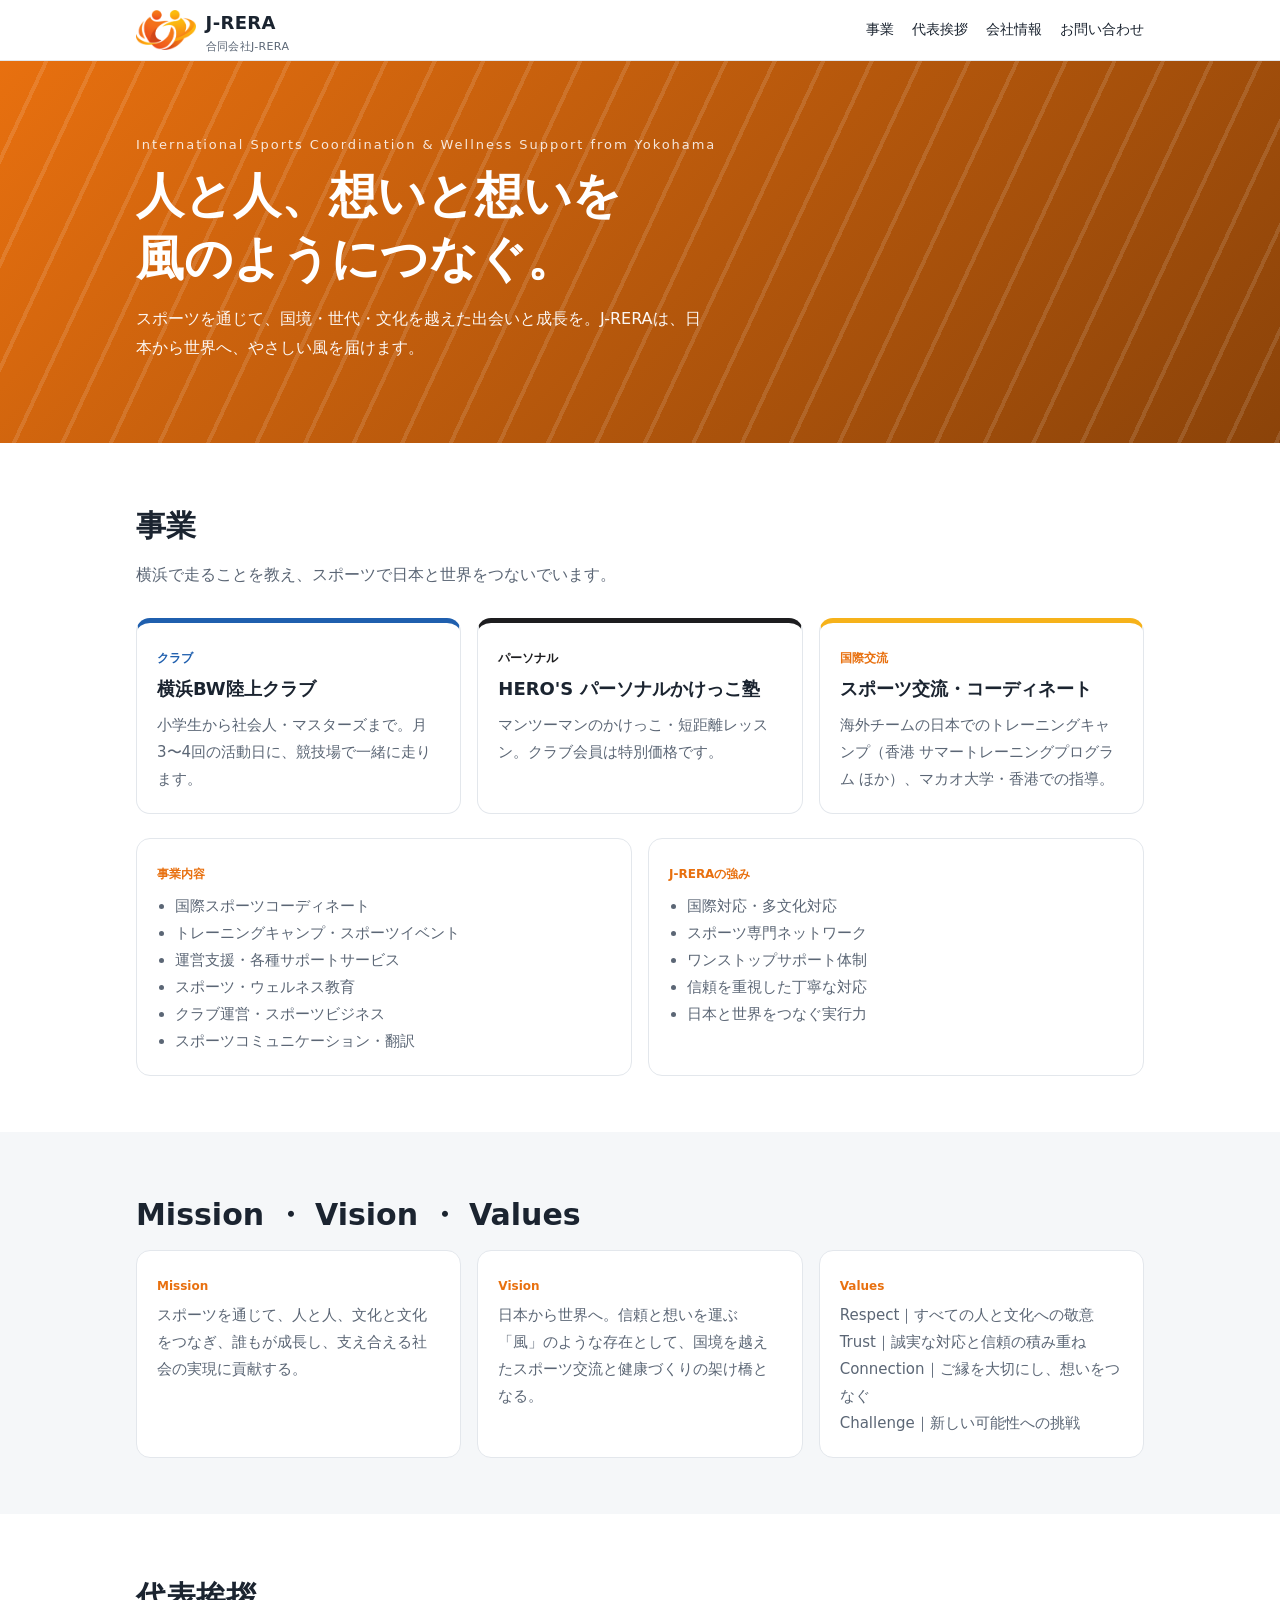
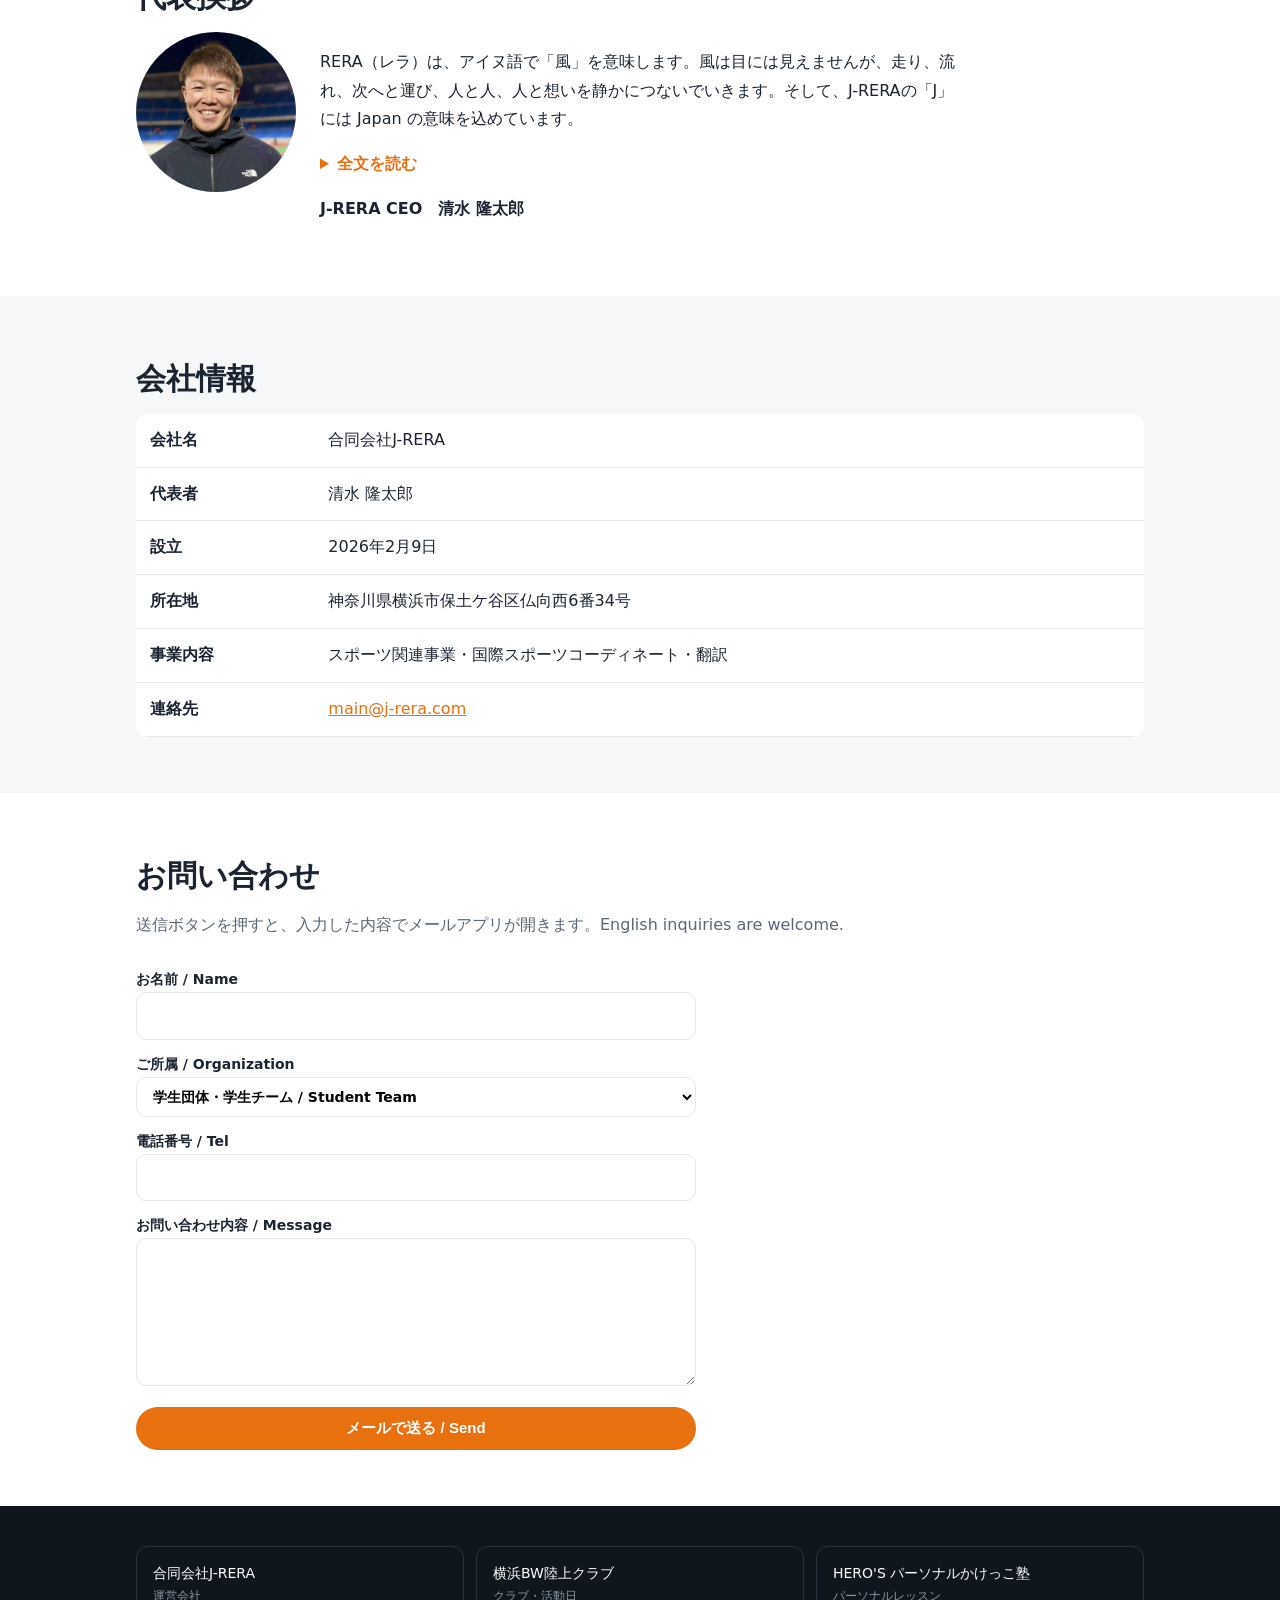
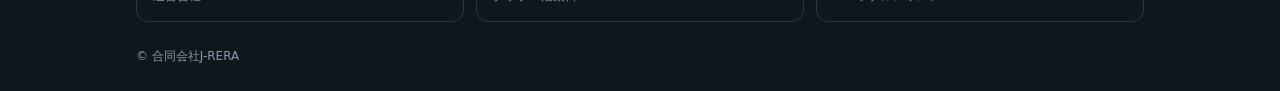
<file: index.html>
<!doctype html>
<html lang="ja">
<head>
<meta charset="utf-8">
<meta name="viewport" content="width=device-width, initial-scale=1">
<meta name="robots" content="noindex, nofollow">
<title>合同会社J-RERA｜スポーツでつなぐ、横浜から世界へ</title>
<meta name="description" content="スポーツを通じて、国境・世代・文化を越えた出会いと成長を。横浜BW陸上クラブ、HERO'S パーソナルかけっこ塾を運営しています。">
<link rel="icon" href="img/jrera-mark.png">
<link rel="stylesheet" href="base.css?v=5">
</head>
<body class="jrera">

<header class="site"><div class="wrap">
  <a class="logo" href="./"><img src="img/jrera-mark.png" alt="" width="60" height="40">J-RERA<small>合同会社J-RERA</small></a>
  <nav class="menu">
    <a href="#business">事業</a><a href="#message">代表挨拶</a><a href="#company">会社情報</a><a href="#contact">お問い合わせ</a>
  </nav>
</div></header>

<div class="hero"><div class="wrap">
  <div class="eyebrow">International Sports Coordination &amp; Wellness Support from Yokohama</div>
  <h1>人と人、想いと想いを<br>風のようにつなぐ。</h1>
  <p>スポーツを通じて、国境・世代・文化を越えた出会いと成長を。J-RERAは、日本から世界へ、やさしい風を届けます。</p>
</div></div>

<section id="business"><div class="wrap">
  <h2>事業</h2>
  <p class="lead">横浜で走ることを教え、スポーツで日本と世界をつないでいます。</p>
  <div class="grid">
    <a class="card" href="bw/" style="text-decoration:none;color:inherit;border-top:5px solid #1f5fae">
      <span class="tag" style="color:#1f5fae">クラブ</span><h3>横浜BW陸上クラブ</h3>
      <p>小学生から社会人・マスターズまで。月3〜4回の活動日に、競技場で一緒に走ります。</p>
    </a>
    <a class="card" href="heros/" style="text-decoration:none;color:inherit;border-top:5px solid #1d1d1f">
      <span class="tag" style="color:#1d1d1f">パーソナル</span><h3>HERO'S パーソナルかけっこ塾</h3>
      <p>マンツーマンのかけっこ・短距離レッスン。クラブ会員は特別価格です。</p>
    </a>
    <div class="card" style="border-top:5px solid var(--accent)">
      <span class="tag">国際交流</span><h3>スポーツ交流・コーディネート</h3>
      <p>海外チームの日本でのトレーニングキャンプ（香港 サマートレーニングプログラム ほか）、マカオ大学・香港での指導。</p>
    </div>
  </div>

  <div class="grid" style="margin-top:24px">
    <div class="card">
      <span class="tag">事業内容</span>
      <ul class="plain">
        <li>国際スポーツコーディネート</li>
        <li>トレーニングキャンプ・スポーツイベント</li>
        <li>運営支援・各種サポートサービス</li>
        <li>スポーツ・ウェルネス教育</li>
        <li>クラブ運営・スポーツビジネス</li>
        <li>スポーツコミュニケーション・翻訳</li>
      </ul>
    </div>
    <div class="card">
      <span class="tag">J-RERAの強み</span>
      <ul class="plain">
        <li>国際対応・多文化対応</li>
        <li>スポーツ専門ネットワーク</li>
        <li>ワンストップサポート体制</li>
        <li>信頼を重視した丁寧な対応</li>
        <li>日本と世界をつなぐ実行力</li>
      </ul>
    </div>
  </div>
</div></section>

<section class="alt"><div class="wrap">
  <h2>Mission ・ Vision ・ Values</h2>
  <div class="grid">
    <div class="card"><span class="tag">Mission</span><p>スポーツを通じて、人と人、文化と文化をつなぎ、誰もが成長し、支え合える社会の実現に貢献する。</p></div>
    <div class="card"><span class="tag">Vision</span><p>日本から世界へ。信頼と想いを運ぶ「風」のような存在として、国境を越えたスポーツ交流と健康づくりの架け橋となる。</p></div>
    <div class="card"><span class="tag">Values</span><p>Respect｜すべての人と文化への敬意<br>Trust｜誠実な対応と信頼の積み重ね<br>Connection｜ご縁を大切にし、想いをつなぐ<br>Challenge｜新しい可能性への挑戦</p></div>
  </div>
</div></section>

<section id="message"><div class="wrap">
  <h2>代表挨拶</h2>
  <div class="profile">
  <img class="avatar" src="img/shimizu.jpg" alt="清水 隆太郎" width="160" height="160">
  <div class="prose">
    <p>RERA（レラ）は、アイヌ語で「風」を意味します。風は目には見えませんが、走り、流れ、次へと運び、人と人、人と想いを静かにつないでいきます。そして、J-RERAの「J」には Japan の意味を込めています。</p>
    <details>
      <summary>全文を読む</summary>
      <p>この歳になり、世代は巡り巡ってきているのだと実感することが増えました。自分の生き方や仕事の意味について考えるとき、自然と「自分はどこから来たのか」という問いに立ち返ります。</p>
      <p>私のルーツを辿れば、幼い頃、祖母からよく聞かされていた話があります。祖母はかつて樺太で育ちました。そこでは、アイヌ民族、ロシア民族、日本民族、朝鮮民族など、さまざまな人々が関わり合いながら暮らしていたといいます。</p>
      <p>祖母はいつも私にこう教えてくれました。<br>「困っている人がいたら、手を差し伸べなさい」<br>「みんなが幸せになれるような行動を選びなさい」<br>その教えを胸に、私はこれまでの人生を歩んできました。</p>
      <p>現在、私はスポーツや仕事を通じて、多くの人と関わりながら日々を過ごしています。私が困ったときに手を差し伸べてくれる人がいる。そして、私自身も誰かの役に立つことができる。世の中は決して一人では成り立たず、持ちつ持たれつ、お互い様の関係によって支えられている。私はそう感じています。</p>
      <p>私たちが目指すのは、人々の暮らしの中にある「こんなサービスがあったらいいな」という想いに耳を傾け、それを共に考え、形にしていく存在です。</p>
      <p>RERA（レラ）は、アイヌ語で「風」を意味します。風は目には見えませんが、走り、流れ、次へと運び、人と人、人と想いを静かにつないでいきます。そして、J-RERAの「J」には Japan の意味を込めています。この美しい日本に生まれ育ったことへの誇り、そして、この国を愛し、守り、次の世代へつないでいきたいという想いです。</p>
      <p>私たちJ-RERAは、事業を通じて多くの人と関わり、多くの人の役に立ち、その想いを風のように次へ、また次へと運んでいく。そんな存在であり続けたいと考えています。</p>
    </details>
    <p><strong>J-RERA CEO　清水 隆太郎</strong></p>
  </div>
  </div>
</div></section>

<section class="alt" id="company"><div class="wrap">
  <h2>会社情報</h2>
  <table class="price info">
    <tr><th>会社名</th><td>合同会社J-RERA</td></tr>
    <tr><th>代表者</th><td>清水 隆太郎</td></tr>
    <tr><th>設立</th><td>2026年2月9日</td></tr>
    <tr><th>所在地</th><td>神奈川県横浜市保土ケ谷区仏向西6番34号</td></tr>
    <tr><th>事業内容</th><td>スポーツ関連事業・国際スポーツコーディネート・翻訳</td></tr>
    <tr><th>連絡先</th><td><a href="mailto:main@j-rera.com">main@j-rera.com</a></td></tr>
  </table>
</div></section>

<section id="contact"><div class="wrap">
  <h2>お問い合わせ</h2>
  <p class="lead">送信ボタンを押すと、入力した内容でメールアプリが開きます。English inquiries are welcome.</p>
  <form class="contact" data-to="main@j-rera.com" data-subject="J-RERA へのお問い合わせ">
    <label>お名前 / Name<input name="お名前" required></label>
    <label>ご所属 / Organization
      <select name="ご所属">
        <option>学生団体・学生チーム / Student Team</option><option>プロチーム / Professional Team</option>
        <option>アマチュアクラブチーム / Amateur Team</option><option>個人アスリート / Individual Athlete</option>
        <option>学校・大学 / School / University</option><option>その他 / Other</option>
      </select>
    </label>
    <label>電話番号 / Tel<input name="電話番号" type="tel"></label>
    <label>お問い合わせ内容 / Message<textarea name="お問い合わせ内容" rows="5" required></textarea></label>
    <button class="btn">メールで送る / Send</button>
  </form>
</div></section>

<footer class="family"><div class="wrap">
  <div class="brands">
    <a href="./">合同会社J-RERA<small>運営会社</small></a>
    <a href="bw/">横浜BW陸上クラブ<small>クラブ・活動日</small></a>
    <a href="heros/">HERO'S パーソナルかけっこ塾<small>パーソナルレッスン</small></a>
  </div>
  <div class="copy">© 合同会社J-RERA</div>
</div></footer>
<script src="form.js?v=2"></script>
</body>
</html>
</file>
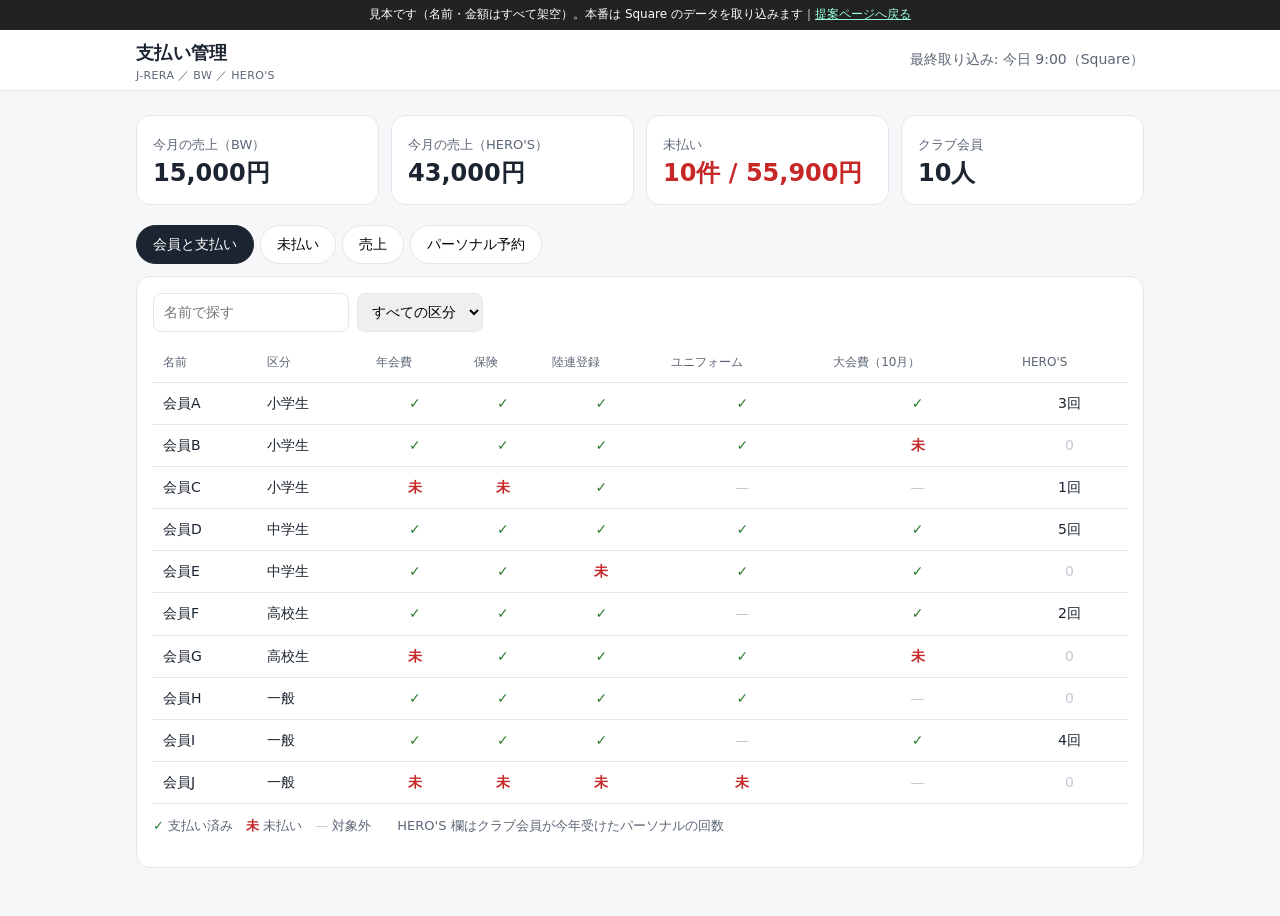
<file: admin/index.html>
<!doctype html>
<html lang="ja">
<head>
<meta charset="utf-8">
<meta name="viewport" content="width=device-width, initial-scale=1">
<meta name="robots" content="noindex, nofollow">
<title>支払い管理｜J-RERA</title>
<link rel="stylesheet" href="../base.css?v=2">
<style>
  body { background: var(--soft); }
  main { padding: 24px 0 48px; }
  .kpis { display: grid; gap: 12px; grid-template-columns: repeat(auto-fit, minmax(170px, 1fr)); margin-bottom: 20px; }
  .kpi { background: #fff; border: 1px solid var(--line); border-radius: 14px; padding: 14px 16px; }
  .kpi small { color: var(--sub); font-size: 13px; }
  .kpi b { display: block; font-size: 24px; line-height: 1.3; }
  .kpi.warn b { color: #c62828; }
  .tabs { display: flex; gap: 6px; margin-bottom: 12px; flex-wrap: wrap; }
  .tabs button { font: inherit; font-size: 14px; border: 1px solid var(--line); background: #fff; border-radius: 999px; padding: 6px 16px; cursor: pointer; }
  .tabs button[aria-selected="true"] { background: var(--ink); color: #fff; border-color: var(--ink); }
  .panel { background: #fff; border: 1px solid var(--line); border-radius: 14px; padding: 16px; }
  .tools { display: flex; gap: 8px; flex-wrap: wrap; margin-bottom: 12px; }
  .tools input, .tools select { font: inherit; font-size: 14px; padding: 6px 10px; border: 1px solid var(--line); border-radius: 8px; }
  .scroll { overflow-x: auto; }
  table.m { border-collapse: collapse; width: 100%; font-size: 14px; }
  table.m th, table.m td { padding: 8px 10px; border-bottom: 1px solid var(--line); text-align: left; white-space: nowrap; }
  table.m thead th { color: var(--sub); font-weight: 500; font-size: 12px; }
  table.m td.c { text-align: center; }
  .paid { color: #2e7d32; font-weight: 700; }
  .due { color: #c62828; font-weight: 700; }
  .na { color: #c3c9d0; }
  .pill { font-size: 11px; padding: 1px 8px; border-radius: 999px; color: #fff; }
  .pill.bw { background: #1f5fae; } .pill.heros { background: #1d1d1f; }
  .bars { display: grid; gap: 8px; }
  .bar { display: grid; grid-template-columns: 3.5em 1fr 6.5em; gap: 10px; align-items: center; font-size: 14px; }
  .bar .track { display: flex; height: 18px; border-radius: 6px; overflow: hidden; background: var(--soft); }
  .bar .track span { display: block; }
  .bar .v { text-align: right; font-weight: 700; }
  .legend { font-size: 13px; color: var(--sub); margin-top: 10px; }
  .legend i { display: inline-block; width: 10px; height: 10px; border-radius: 3px; margin: 0 4px 0 12px; }
  .btn.sm { padding: 6px 14px; font-size: 13px; }
  [hidden] { display: none !important; }
</style>
</head>
<body class="jrera">
<div class="mock-note">見本です（名前・金額はすべて架空）。本番は Square のデータを取り込みます｜<a href="../proposal.html">提案ページへ戻る</a></div>

<header class="site"><div class="wrap">
  <a class="logo" href="#">支払い管理<small>J-RERA ／ BW ／ HERO'S</small></a>
  <nav class="menu"><span style="color:var(--sub)">最終取り込み: 今日 9:00（Square）</span></nav>
</div></header>

<main><div class="wrap">
  <div class="kpis" id="kpis"></div>

  <div class="tabs" role="tablist">
    <button role="tab" aria-selected="true" data-tab="members">会員と支払い</button>
    <button role="tab" aria-selected="false" data-tab="due">未払い</button>
    <button role="tab" aria-selected="false" data-tab="sales">売上</button>
    <button role="tab" aria-selected="false" data-tab="lessons">パーソナル予約</button>
  </div>

  <section class="panel" id="members">
    <div class="tools">
      <input id="q" placeholder="名前で探す" aria-label="名前で探す">
      <select id="cat" aria-label="区分"><option value="">すべての区分</option></select>
    </div>
    <div class="scroll"><table class="m" id="matrix"></table></div>
    <p class="legend"><span class="paid">✓</span> 支払い済み　<span class="due">未</span> 未払い　<span class="na">—</span> 対象外　　HERO'S 欄はクラブ会員が今年受けたパーソナルの回数</p>
  </section>

  <section class="panel" id="due" hidden>
    <div class="scroll"><table class="m" id="dueTable"></table></div>
    <div class="btns"><button class="btn sm" id="remindAll">未払いの人にまとめて請求書を送り直す</button></div>
  </section>

  <section class="panel" id="sales" hidden>
    <div class="bars" id="bars"></div>
    <p class="legend"><i style="background:#1f5fae"></i>BW陸上クラブ <i style="background:#1d1d1f"></i>HERO'S</p>
  </section>

  <section class="panel" id="lessons" hidden>
    <div class="scroll"><table class="m" id="lessonTable"></table></div>
  </section>
</div></main>

<script>
// 架空のデータ。本番は Square の顧客・請求書・予約から作る
const FEES = [
  { key: 'annual', name: '年会費', yen: 10000 },
  { key: 'ins', name: '保険', yen: 1450 },
  { key: 'jaaf', name: '陸連登録', yen: 0 },   // 区分で変わる（下の JAAF）
  { key: 'uni', name: 'ユニフォーム', yen: 16000 },
  { key: 'entry', name: '大会費（10月）', yen: 1000 },
];
const JAAF = { 小学生: 1000, 中学生: 1500, 高校生: 2000, 一般: 3500 }; // 仮
// 1 = 済, 0 = 未, null = 対象外
const MEMBERS = [
  ['会員A', '小学生', [1, 1, 1, 1, 1], 3],
  ['会員B', '小学生', [1, 1, 1, 1, 0], 0],
  ['会員C', '小学生', [0, 0, 1, null, null], 1],
  ['会員D', '中学生', [1, 1, 1, 1, 1], 5],
  ['会員E', '中学生', [1, 1, 0, 1, 1], 0],
  ['会員F', '高校生', [1, 1, 1, null, 1], 2],
  ['会員G', '高校生', [0, 1, 1, 1, 0], 0],
  ['会員H', '一般', [1, 1, 1, 1, null], 0],
  ['会員I', '一般', [1, 1, 1, null, 1], 4],
  ['会員J', '一般', [0, 0, 0, 0, null], 0],
].map(([name, cat, st, lessons]) => ({ name, cat, st, lessons }));
const SALES = [ // 月, BW, HERO'S
  ['5月', 38000, 52000], ['6月', 12000, 61000], ['7月', 9000, 88000],
  ['8月', 6000, 74000], ['9月', 21000, 95000], ['10月', 15000, 43000],
];
const LESSONS = [
  ['10/2（木）17:00', '会員D', true, 4400], ['10/4（土）10:00', '田中さん（一般）', false, 5500],
  ['10/4（土）11:00', '会員A', true, 4400], ['10/9（木）17:00', '佐藤さん（一般）', false, 5500],
  ['10/11（土）10:00', '会員I', true, 4400],
];

const yen = n => n.toLocaleString('ja-JP') + '円';
const feeYen = (m, i) => FEES[i].key === 'jaaf' ? JAAF[m.cat] : FEES[i].yen;
const dues = MEMBERS.flatMap(m => m.st.map((s, i) => s === 0 ? { m, i, yen: feeYen(m, i) } : null).filter(Boolean));

// 上の数字
const month = SALES[SALES.length - 1];
document.getElementById('kpis').innerHTML = [
  ['今月の売上（BW）', yen(month[1])],
  ["今月の売上（HERO'S）", yen(month[2])],
  ['未払い', `${dues.length}件 / ${yen(dues.reduce((a, d) => a + d.yen, 0))}`, 'warn'],
  ['クラブ会員', `${MEMBERS.length}人`],
].map(([l, v, c]) => `<div class="kpi ${c || ''}"><small>${l}</small><b>${v}</b></div>`).join('');

// 会員 × 支払い
const cat = document.getElementById('cat');
cat.innerHTML += Object.keys(JAAF).map(c => `<option>${c}</option>`).join('');
function drawMatrix() {
  const q = document.getElementById('q').value.trim(), c = cat.value;
  const rows = MEMBERS.filter(m => (!q || m.name.includes(q)) && (!c || m.cat === c));
  document.getElementById('matrix').innerHTML =
    `<thead><tr><th>名前</th><th>区分</th>${FEES.map(f => `<th>${f.name}</th>`).join('')}<th>HERO'S</th></tr></thead><tbody>` +
    rows.map(m => `<tr><td>${m.name}</td><td>${m.cat}</td>${m.st.map(s =>
      `<td class="c">${s === 1 ? '<span class="paid">✓</span>' : s === 0 ? '<span class="due">未</span>' : '<span class="na">—</span>'}</td>`).join('')}
      <td class="c">${m.lessons ? m.lessons + '回' : '<span class="na">0</span>'}</td></tr>`).join('') + '</tbody>';
}
document.getElementById('q').oninput = drawMatrix; cat.onchange = drawMatrix; drawMatrix();

// 未払い
document.getElementById('dueTable').innerHTML =
  '<thead><tr><th>名前</th><th>項目</th><th>金額</th><th></th></tr></thead><tbody>' +
  dues.map(d => `<tr><td>${d.m.name}</td><td>${FEES[d.i].name}</td><td>${yen(d.yen)}</td>
    <td><button class="btn sm ghost remind">請求書を送る</button></td></tr>`).join('') + '</tbody>';
const demo = () => alert('見本なので送信はしません。本番では Square から請求書（カード払いのリンク付き）がメールで届きます。');
document.querySelectorAll('.remind').forEach(b => b.onclick = demo);
document.getElementById('remindAll').onclick = demo;

// 売上（ブランド別の積み上げ）
const max = Math.max(...SALES.map(([, a, b]) => a + b));
document.getElementById('bars').innerHTML = SALES.map(([m, a, b]) =>
  `<div class="bar"><span>${m}</span><span class="track">
    <span style="width:${a / max * 100}%;background:#1f5fae" title="BW ${yen(a)}"></span>
    <span style="width:${b / max * 100}%;background:#1d1d1f" title="HERO'S ${yen(b)}"></span>
  </span><span class="v">${yen(a + b)}</span></div>`).join('');

// パーソナル予約（Square 予約から）
document.getElementById('lessonTable').innerHTML =
  '<thead><tr><th>日時</th><th>お客さん</th><th>クラブ会員</th><th>金額</th><th>支払い</th></tr></thead><tbody>' +
  LESSONS.map(([t, who, mem, y]) => `<tr><td>${t}</td><td>${who}</td>
    <td>${mem ? '<span class="pill bw">BW会員・特別価格</span>' : ''}</td><td>${yen(y)}</td><td class="paid">カード済</td></tr>`).join('') + '</tbody>';

// タブ
document.querySelectorAll('[role=tab]').forEach(t => t.onclick = () => {
  document.querySelectorAll('[role=tab]').forEach(x => x.setAttribute('aria-selected', x === t));
  document.querySelectorAll('.panel').forEach(p => p.hidden = p.id !== t.dataset.tab);
});
</script>
</body>
</html>
</file>
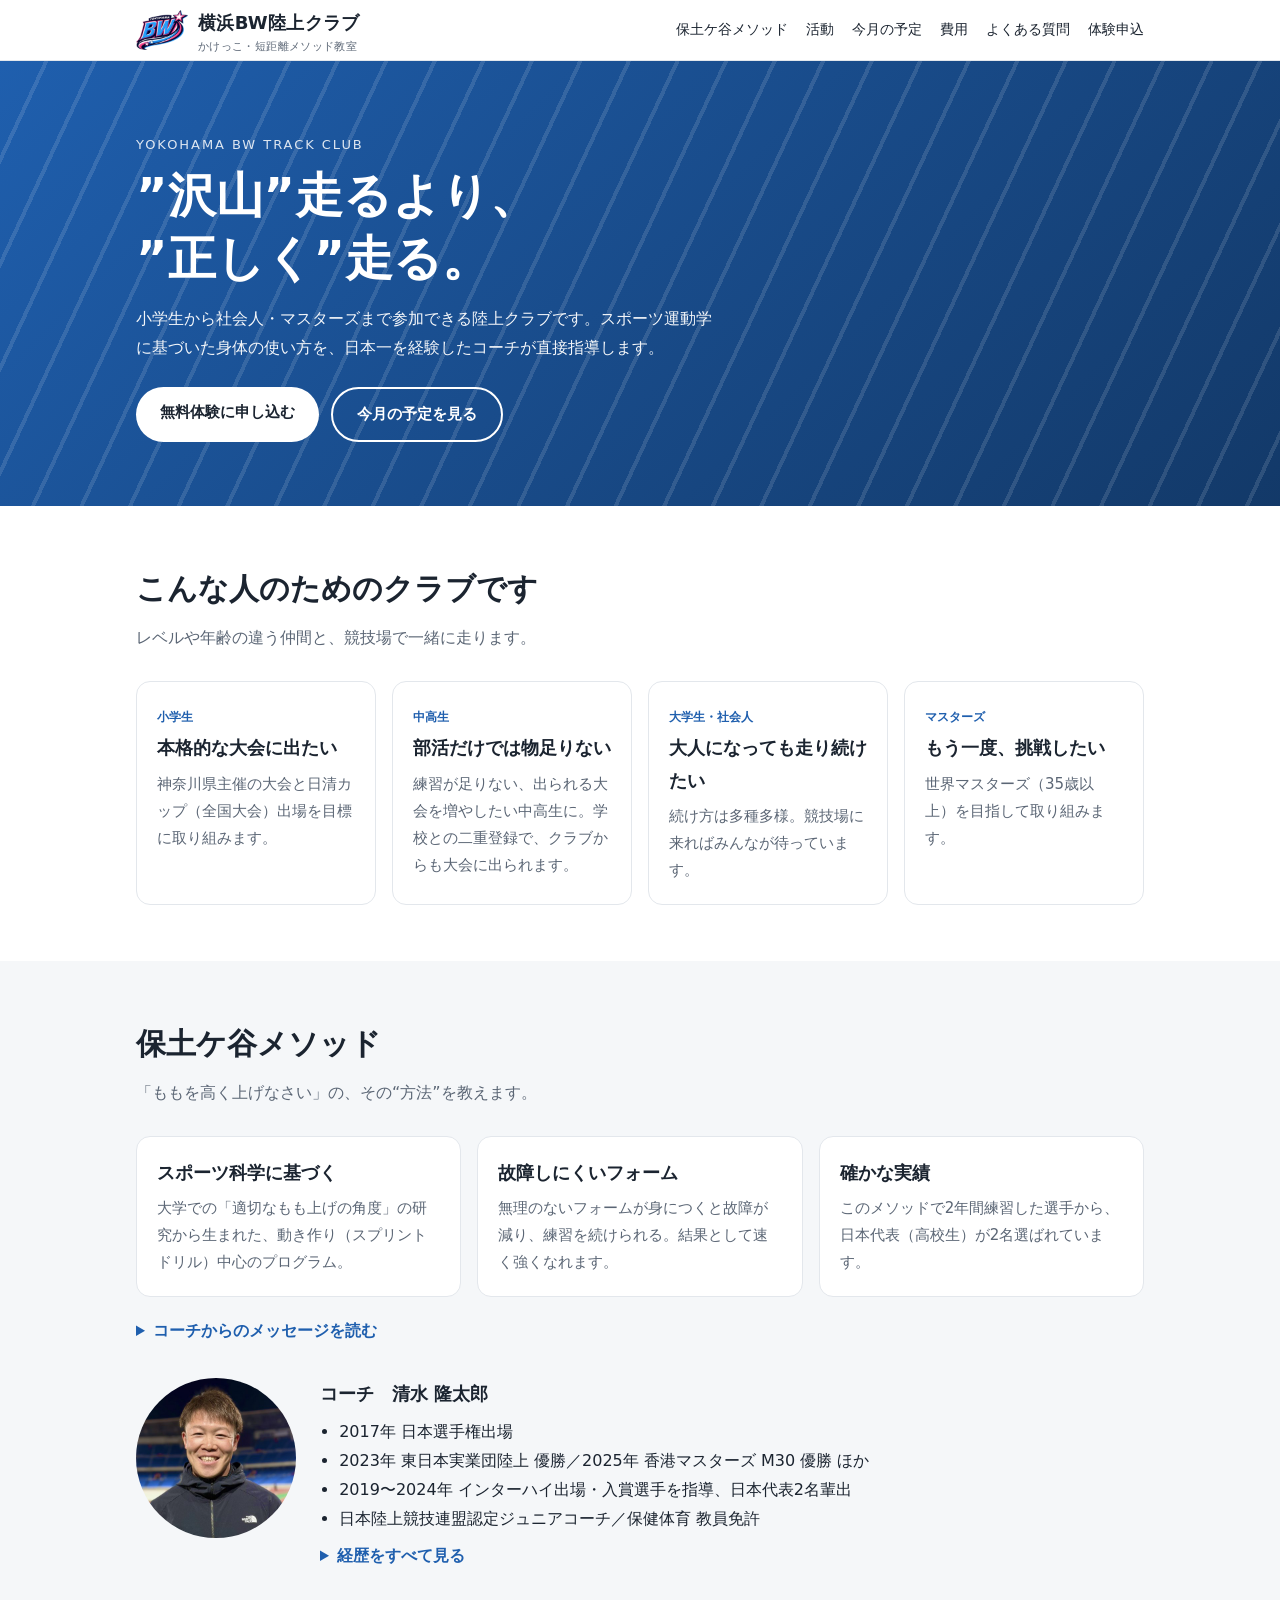
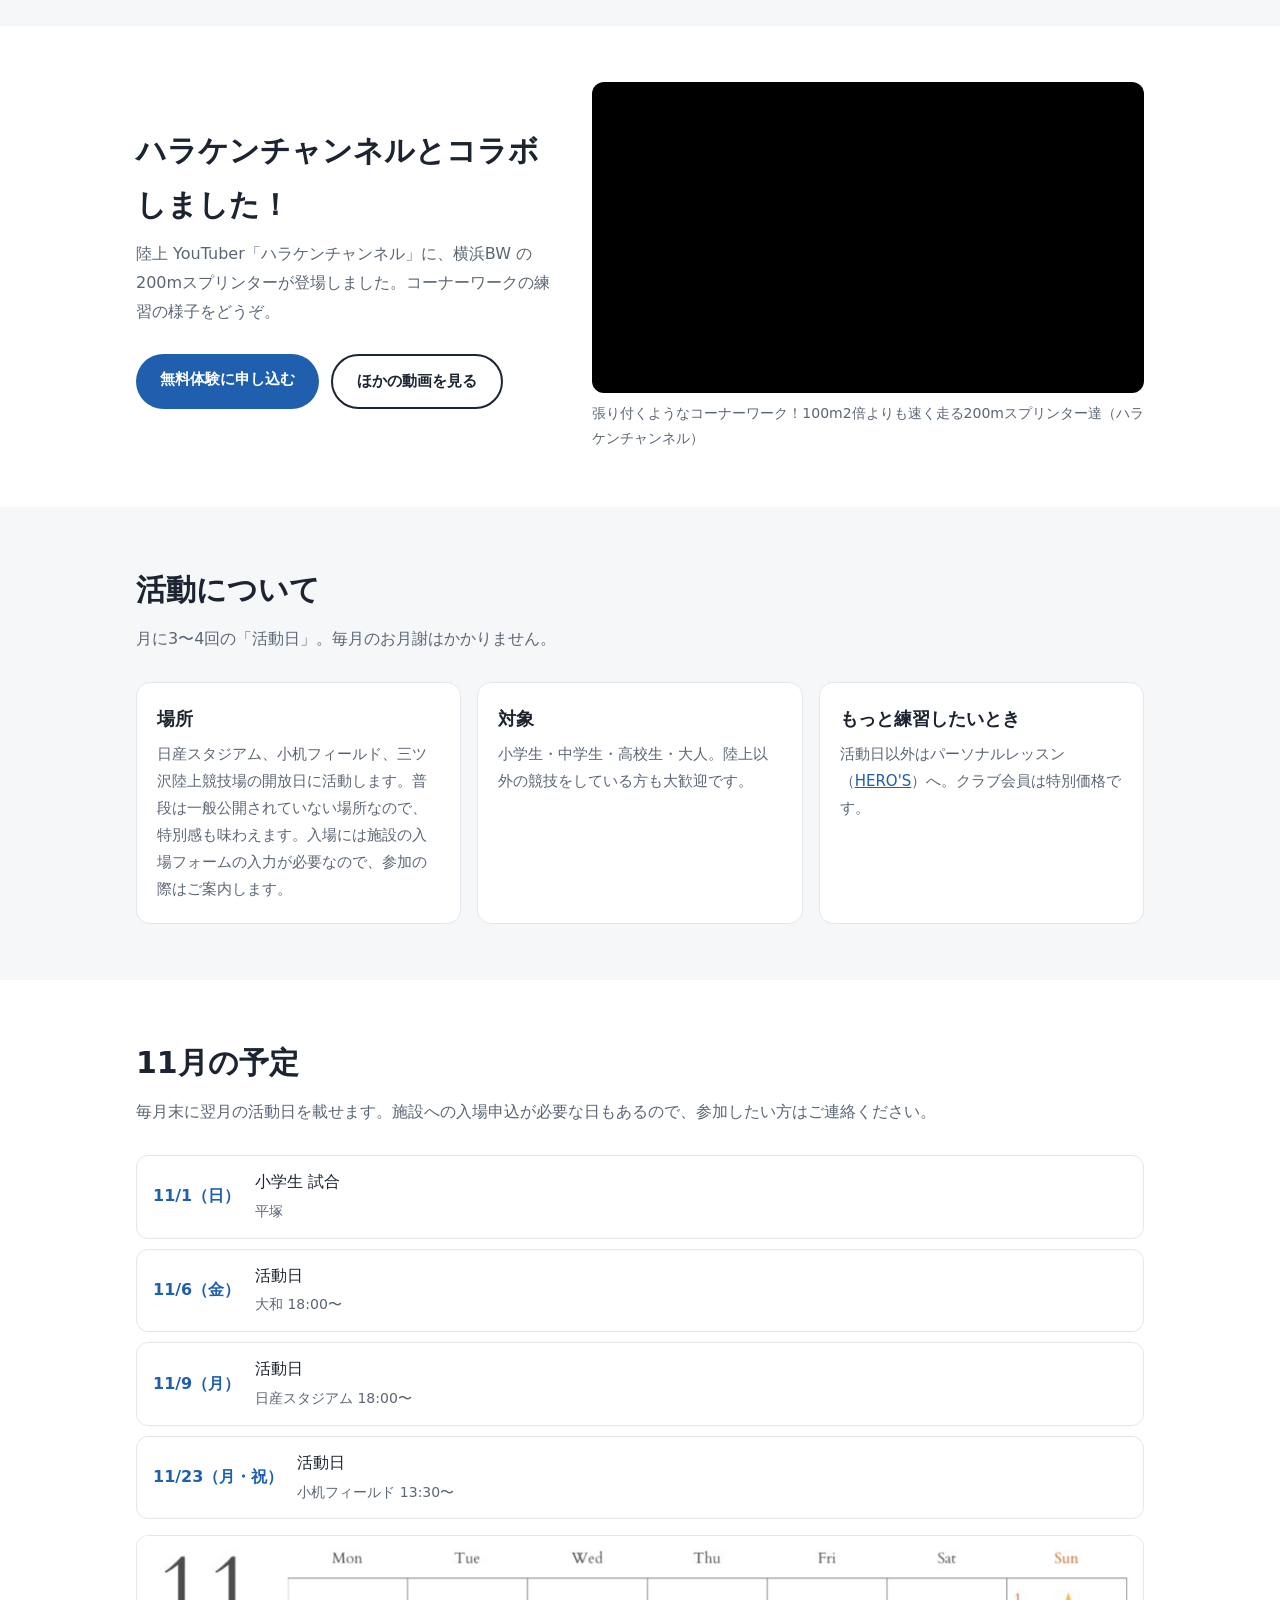
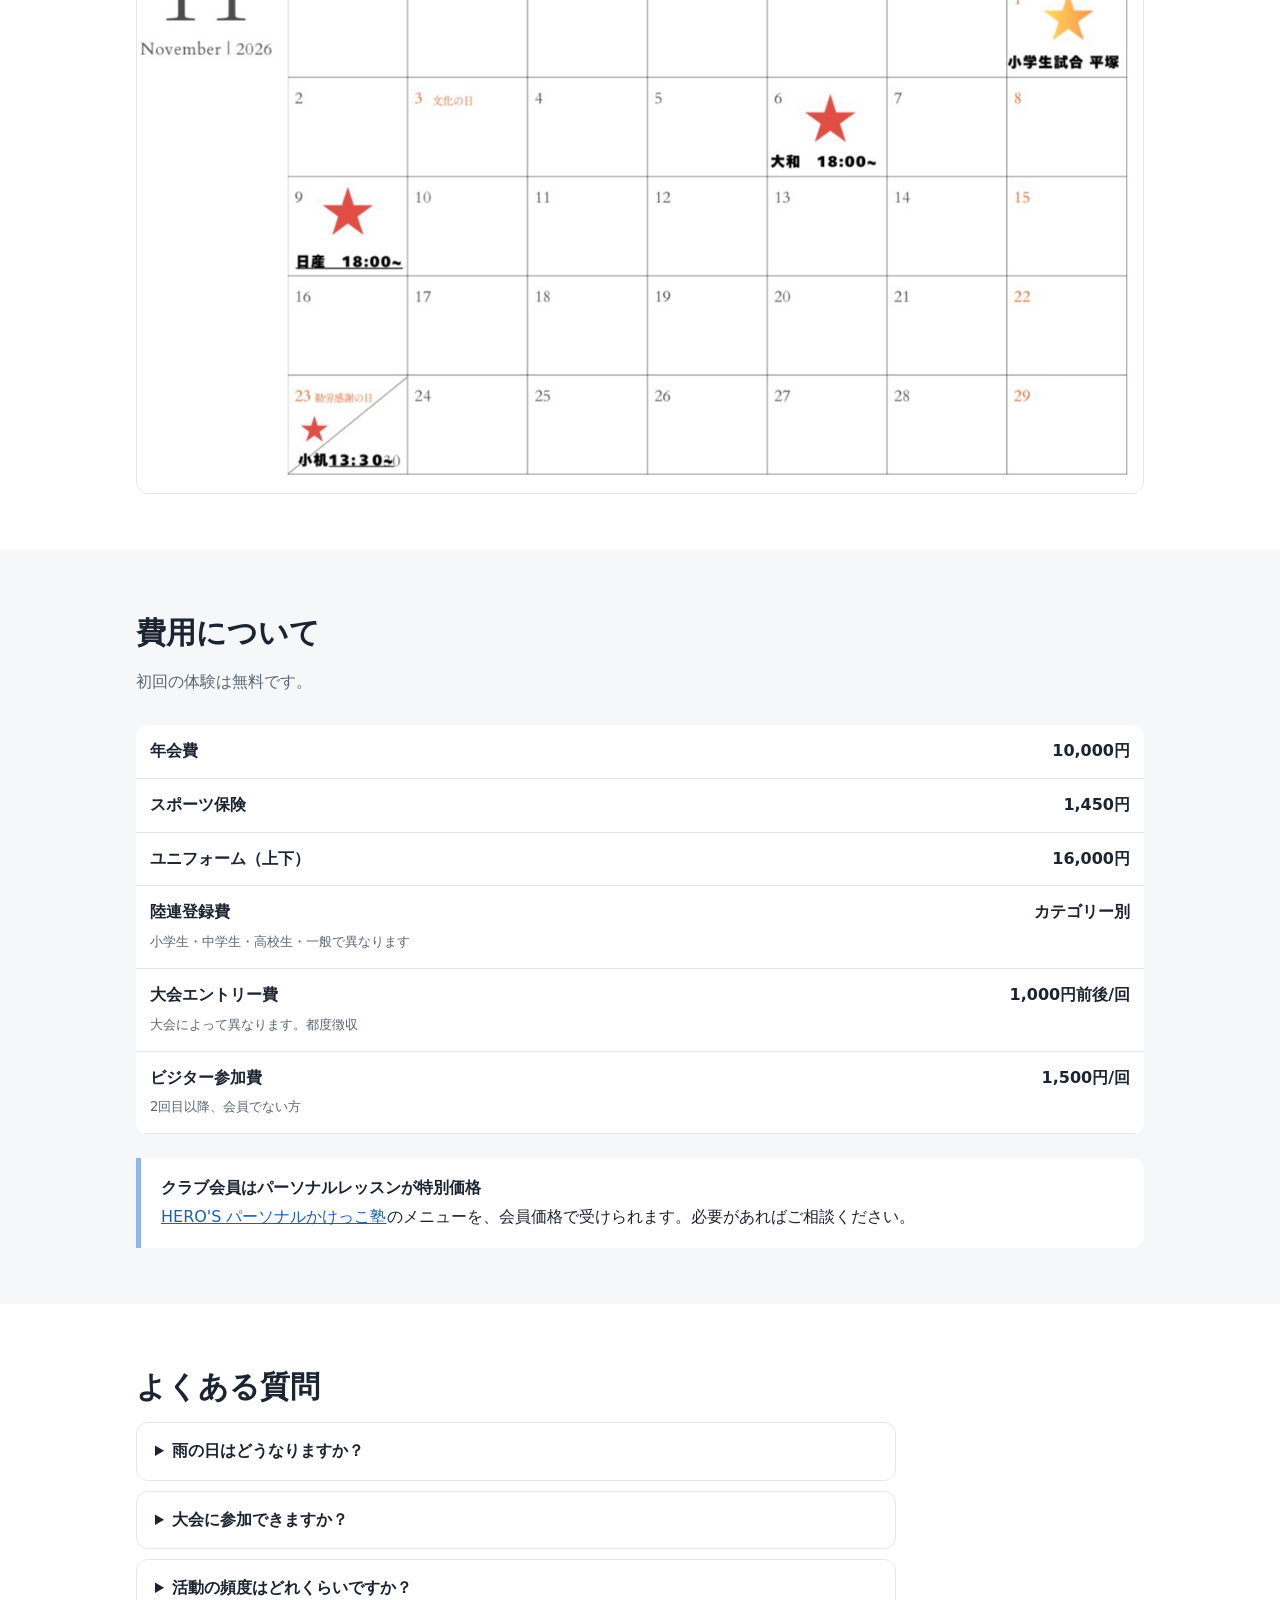
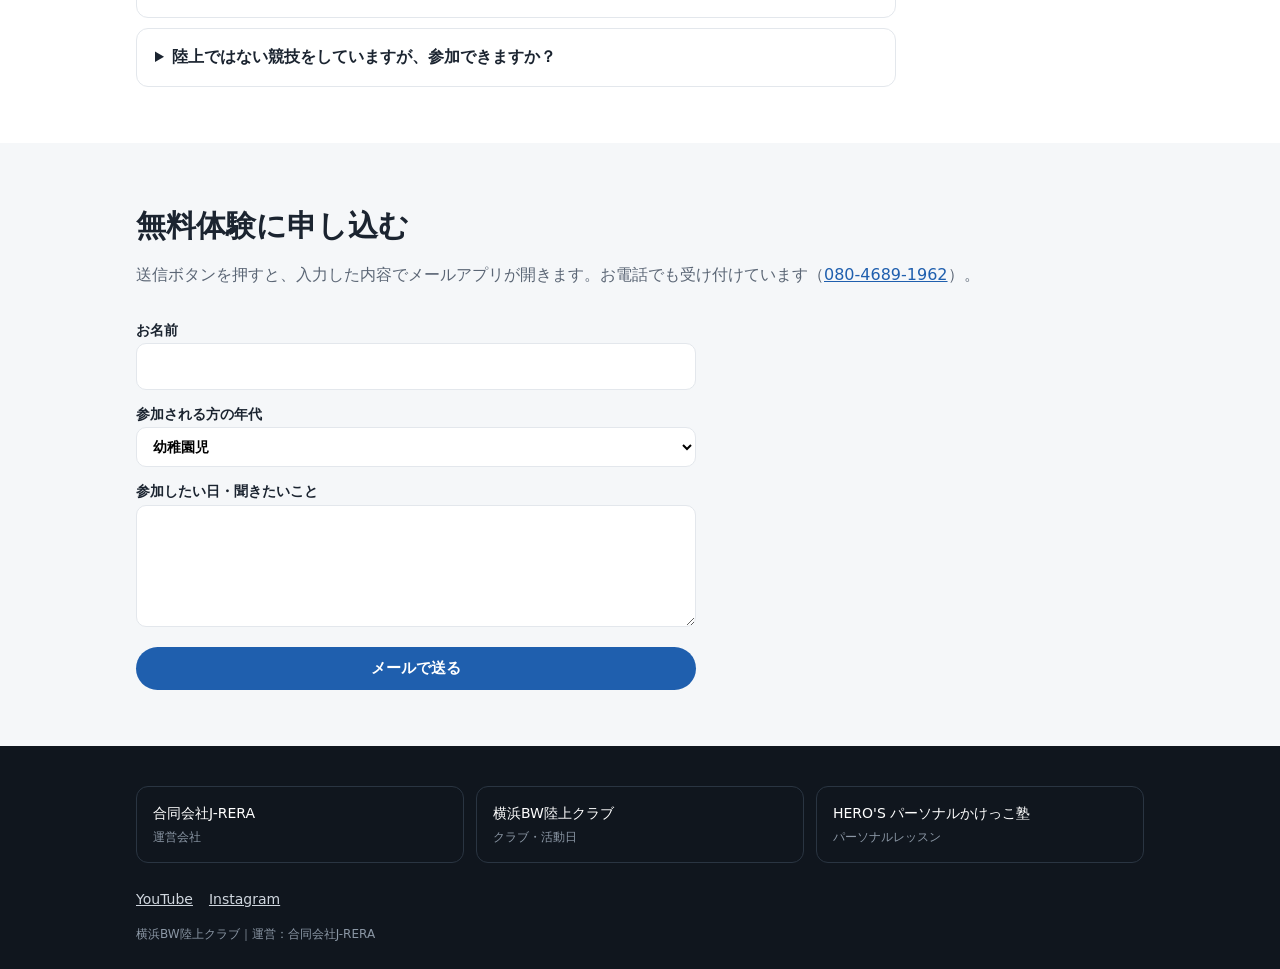
<file: bw/index.html>
<!doctype html>
<html lang="ja">
<head>
<meta charset="utf-8">
<meta name="viewport" content="width=device-width, initial-scale=1">
<meta name="robots" content="noindex, nofollow">
<title>横浜BW陸上クラブ｜かけっこ・短距離の陸上クラブ（横浜）</title>
<meta name="description" content="小学生から社会人・マスターズまで参加できる横浜の陸上クラブ。”沢山”走るより”正しく”走る、保土ケ谷メソッド。">
<link rel="icon" href="../img/bw-logo.png">
<link rel="stylesheet" href="../base.css?v=5">
</head>
<body class="bw">

<header class="site"><div class="wrap">
  <a class="logo" href="./"><img src="../img/bw-logo.png" alt="" width="52" height="40">横浜BW陸上クラブ<small>かけっこ・短距離メソッド教室</small></a>
  <nav class="menu">
    <a href="#method">保土ケ谷メソッド</a><a href="#activity">活動</a><a href="#schedule">今月の予定</a><a href="#price">費用</a><a href="#faq">よくある質問</a><a href="#contact">体験申込</a>
  </nav>
</div></header>

<div class="hero"><div class="wrap">
  <div class="eyebrow">YOKOHAMA BW TRACK CLUB</div>
  <h1>”沢山”走るより、<br>”正しく”走る。</h1>
  <p>小学生から社会人・マスターズまで参加できる陸上クラブです。スポーツ運動学に基づいた身体の使い方を、日本一を経験したコーチが直接指導します。</p>
  <div class="btns"><a class="btn" href="#contact">無料体験に申し込む</a><a class="btn ghost" href="#schedule">今月の予定を見る</a></div>
</div></div>

<section><div class="wrap">
  <h2>こんな人のためのクラブです</h2>
  <p class="lead">レベルや年齢の違う仲間と、競技場で一緒に走ります。</p>
  <div class="grid">
    <div class="card"><span class="tag">小学生</span><h3>本格的な大会に出たい</h3><p>神奈川県主催の大会と日清カップ（全国大会）出場を目標に取り組みます。</p></div>
    <div class="card"><span class="tag">中高生</span><h3>部活だけでは物足りない</h3><p>練習が足りない、出られる大会を増やしたい中高生に。学校との二重登録で、クラブからも大会に出られます。</p></div>
    <div class="card"><span class="tag">大学生・社会人</span><h3>大人になっても走り続けたい</h3><p>続け方は多種多様。競技場に来ればみんなが待っています。</p></div>
    <div class="card"><span class="tag">マスターズ</span><h3>もう一度、挑戦したい</h3><p>世界マスターズ（35歳以上）を目指して取り組みます。</p></div>
  </div>
</div></section>

<section class="alt" id="method"><div class="wrap">
  <h2>保土ケ谷メソッド</h2>
  <p class="lead">「ももを高く上げなさい」の、その“方法”を教えます。</p>
  <div class="grid">
    <div class="card"><h3>スポーツ科学に基づく</h3><p>大学での「適切なもも上げの角度」の研究から生まれた、動き作り（スプリントドリル）中心のプログラム。</p></div>
    <div class="card"><h3>故障しにくいフォーム</h3><p>無理のないフォームが身につくと故障が減り、練習を続けられる。結果として速く強くなれます。</p></div>
    <div class="card"><h3>確かな実績</h3><p>このメソッドで2年間練習した選手から、日本代表（高校生）が2名選ばれています。</p></div>
  </div>
  <details class="prose" style="margin-top:20px">
    <summary>コーチからのメッセージを読む</summary>
    <p>自分自身、『走り方』を小中学生の時代に学んだ経験はなく、速く走るためには「ももを高く上げなさい」「とにかく人よりも多く練習しなさい」としかアドバイスされてきませんでした。足を高くあげることを意識し過ぎると身体が後ろに仰け反り、あまり前に進んでいないことに気づきました。</p>
    <p>大学時代には、適切なもも上げの角度についての研究を行いました。理論建てたメソッドを獲得し、動き作り（スプリントドリル）を実践していきました。その結果、無理のないフォームが身につき故障することも減っていきました。故障が減ると練習が継続できて、結果的に速く強い選手になれる。このループにも気付くことができました。</p>
    <p>選手としての最高実績は日本選手権出場です。日本人で100mを9秒台で走った桐生選手や小池選手は同い年で、同じレースで走る機会も多く、彼らの速さを目の前で何度も感じてきました。そんな彼らの活躍に刺激を受け、今も実業団選手として競技を続けています。</p>
    <p>強くなる為、速くなる為にはたくさん走らなければいけない、故障は避けられない。この実態を少しでも変えていきたい！「こんな練習あるんだ！」と、新しい発見ができる時間を一緒に過ごしていけたらと思います。</p>
    <p>年齢や性別を問わず、誰もが速くなれる方法をプログラム化し、保土ケ谷メソッドと名付けました（コーチとして独立後、保土ケ谷区に在住し、県立保土ケ谷高校をメインに指導活動をしていたため。現在は保土ケ谷高校のコーチを退任しています）。令和のトレーニングをぜひ体感してください！！</p>
  </details>

  <div class="profile" style="margin-top:32px">
    <img class="avatar" src="../img/shimizu.jpg" alt="清水 隆太郎" width="160" height="160">
    <div>
      <h3>コーチ　清水 隆太郎</h3>
      <ul>
        <li>2017年 日本選手権出場</li>
        <li>2023年 東日本実業団陸上 優勝／2025年 香港マスターズ M30 優勝 ほか</li>
        <li>2019〜2024年 インターハイ出場・入賞選手を指導、日本代表2名輩出</li>
        <li>日本陸上競技連盟認定ジュニアコーチ／保健体育 教員免許</li>
      </ul>
      <details>
        <summary>経歴をすべて見る</summary>
        <h4>競技実績</h4>
        <ul>
          <li>2013年 全国高校総体 6位入賞</li>
          <li>2014年 U20日本選手権 4位入賞</li>
          <li>2016年 全日本学生陸上競技個人選手権 6位入賞</li>
          <li>2017年 日本選手権出場</li>
          <li>2022年 全国スポーツ祭典陸上 優勝</li>
          <li>2023年 東日本実業団陸上大会 優勝</li>
          <li>2024年 全国スポーツ祭典陸上 優勝</li>
          <li>2025年 秋季台北国際マスターズ陸上 M30 優勝</li>
          <li>2025年 香港マスターズ陸上 M30 優勝</li>
        </ul>
        <h4>指導実績</h4>
        <ul>
          <li>2019〜2024年 インターハイ出場・入賞</li>
          <li>日本代表選手2名輩出（森 央人、榎 陸斗）</li>
          <li>小・中・高等学校 実務経験</li>
          <li>マカオ大学陸上競技部への短期指導</li>
          <li>世界マスターズ出場選手指導（香港代表）</li>
          <li>対応言語：日本語、英語</li>
        </ul>
        <h4>保有資格</h4>
        <ul>
          <li>中学・高等学校第一種教員免許状（保健体育）</li>
          <li>日本スポーツ協会 公認スポーツ指導者</li>
          <li>日本陸上競技連盟認定ジュニアコーチ</li>
        </ul>
      </details>
    </div>
  </div>
</div></section>

<section id="movie"><div class="wrap">
  <div class="split">
    <div>
      <h2>ハラケンチャンネルとコラボしました！</h2>
      <p class="lead">陸上 YouTuber「ハラケンチャンネル」に、横浜BW の200mスプリンターが登場しました。コーナーワークの練習の様子をどうぞ。</p>
      <div class="btns"><a class="btn" href="#contact">無料体験に申し込む</a><a class="btn ghost" href="https://www.youtube.com/@hodogayamethod-yokohamaBW">ほかの動画を見る</a></div>
    </div>
    <figure class="movie">
      <div class="video"><iframe src="https://www.youtube-nocookie.com/embed/OuTeFL0WEbA" title="張り付くようなコーナーワーク！100m2倍よりも速く走る200mスプリンター達【陸上】" loading="lazy" allowfullscreen></iframe></div>
      <figcaption class="caption">張り付くようなコーナーワーク！100m2倍よりも速く走る200mスプリンター達（ハラケンチャンネル）</figcaption>
    </figure>
  </div>
</div></section>

<section class="alt" id="activity"><div class="wrap">
  <h2>活動について</h2>
  <p class="lead">月に3〜4回の「活動日」。毎月のお月謝はかかりません。</p>
  <div class="grid">
    <div class="card"><h3>場所</h3><p>日産スタジアム、小机フィールド、三ツ沢陸上競技場の開放日に活動します。普段は一般公開されていない場所なので、特別感も味わえます。入場には施設の入場フォームの入力が必要なので、参加の際はご案内します。</p></div>
    <div class="card"><h3>対象</h3><p>小学生・中学生・高校生・大人。陸上以外の競技をしている方も大歓迎です。</p></div>
    <div class="card"><h3>もっと練習したいとき</h3><p>活動日以外はパーソナルレッスン（<a href="../heros/">HERO'S</a>）へ。クラブ会員は特別価格です。</p></div>
  </div>
</div></section>

<section id="schedule"><div class="wrap">
  <h2>11月の予定</h2>
  <p class="lead">毎月末に翌月の活動日を載せます。施設への入場申込が必要な日もあるので、参加したい方はご連絡ください。</p>
  <!-- 毎月ここを書き換える。例:
    <li><span class="date">11/2（日）</span><span>活動日<br><span class="place">日産スタジアム 9:00〜11:00</span></span></li>
  -->
  <ul class="schedule">
    <li><span class="date">11/1（日）</span><span>小学生 試合<br><span class="place">平塚</span></span></li>
    <li><span class="date">11/6（金）</span><span>活動日<br><span class="place">大和 18:00〜</span></span></li>
    <li><span class="date">11/9（月）</span><span>活動日<br><span class="place">日産スタジアム 18:00〜</span></span></li>
    <li><span class="date">11/23（月・祝）</span><span>活動日<br><span class="place">小机フィールド 13:30〜</span></span></li>
  </ul>
  <a href="schedule.jpg"><img class="calendar" src="schedule.jpg" alt="11月の予定のカレンダー" width="1176" height="651" loading="lazy"></a>
</div></section>

<section class="alt" id="price"><div class="wrap">
  <h2>費用について</h2>
  <p class="lead">初回の体験は無料です。</p>
  <table class="price">
    <tr><th>年会費</th><td>10,000円</td></tr>
    <tr><th>スポーツ保険</th><td>1,450円</td></tr>
    <tr><th>ユニフォーム（上下）</th><td>16,000円</td></tr>
    <tr><th>陸連登録費<br><small>小学生・中学生・高校生・一般で異なります</small></th><td>カテゴリー別</td></tr>
    <tr><th>大会エントリー費<br><small>大会によって異なります。都度徴収</small></th><td>1,000円前後/回</td></tr>
    <tr><th>ビジター参加費<br><small>2回目以降、会員でない方</small></th><td>1,500円/回</td></tr>
  </table>
  <div class="callout">
    <strong>クラブ会員はパーソナルレッスンが特別価格</strong><br>
    <a href="../heros/">HERO'S パーソナルかけっこ塾</a>のメニューを、会員価格で受けられます。必要があればご相談ください。
  </div>
</div></section>

<section id="faq"><div class="wrap">
  <h2>よくある質問</h2>
  <div class="faq">
    <details><summary>雨の日はどうなりますか？</summary><p>事前に雨と分かっている場合は、活動が中止になることがあります。その際はご連絡しますのでご安心ください。</p></details>
    <details><summary>大会に参加できますか？</summary><p>参加できます。陸連登録を行うと、クラブチーム所属として大会に出られます。中学生・高校生も、学校との二重登録（二巡目）ができます。出られる大会や試合数を増やしたい方もどうぞ。</p></details>
    <details><summary>活動の頻度はどれくらいですか？</summary><p>月に3〜4回の全体活動日があります。毎月末に、このページの「今月の予定」に翌月の予定を載せます。</p></details>
    <details><summary>陸上ではない競技をしていますが、参加できますか？</summary><p>どなたでも参加できます。ほかの競技の方との交流は大歓迎です。お互いのスポーツの特徴を理解しながら、新しい発見をしていきましょう！</p></details>
  </div>
</div></section>

<section class="alt" id="contact"><div class="wrap">
  <h2>無料体験に申し込む</h2>
  <p class="lead">送信ボタンを押すと、入力した内容でメールアプリが開きます。お電話でも受け付けています（<a href="tel:08046891962">080-4689-1962</a>）。</p>
  <form class="contact" data-to="main@j-rera.com" data-subject="横浜BW陸上クラブ 体験・お問い合わせ">
    <label>お名前<input name="お名前" required></label>
    <label>参加される方の年代
      <select name="年代"><option>幼稚園児</option><option>小学生</option><option>中学生</option><option>高校生</option><option>大学生</option><option>社会人</option><option>その他</option></select>
    </label>
    <label>参加したい日・聞きたいこと<textarea name="お問い合わせ内容" rows="4" required></textarea></label>
    <button class="btn">メールで送る</button>
  </form>
</div></section>

<footer class="family"><div class="wrap">
  <div class="brands">
    <a href="../">合同会社J-RERA<small>運営会社</small></a>
    <a href="../bw/">横浜BW陸上クラブ<small>クラブ・活動日</small></a>
    <a href="../heros/">HERO'S パーソナルかけっこ塾<small>パーソナルレッスン</small></a>
  </div>
  <div class="sns"><a href="https://www.youtube.com/@hodogayamethod-yokohamaBW">YouTube</a><a href="https://www.instagram.com/caqua2077">Instagram</a></div>
  <div class="copy">横浜BW陸上クラブ｜運営：合同会社J-RERA</div>
</div></footer>
<script src="../form.js?v=2"></script>
</body>
</html>
</file>
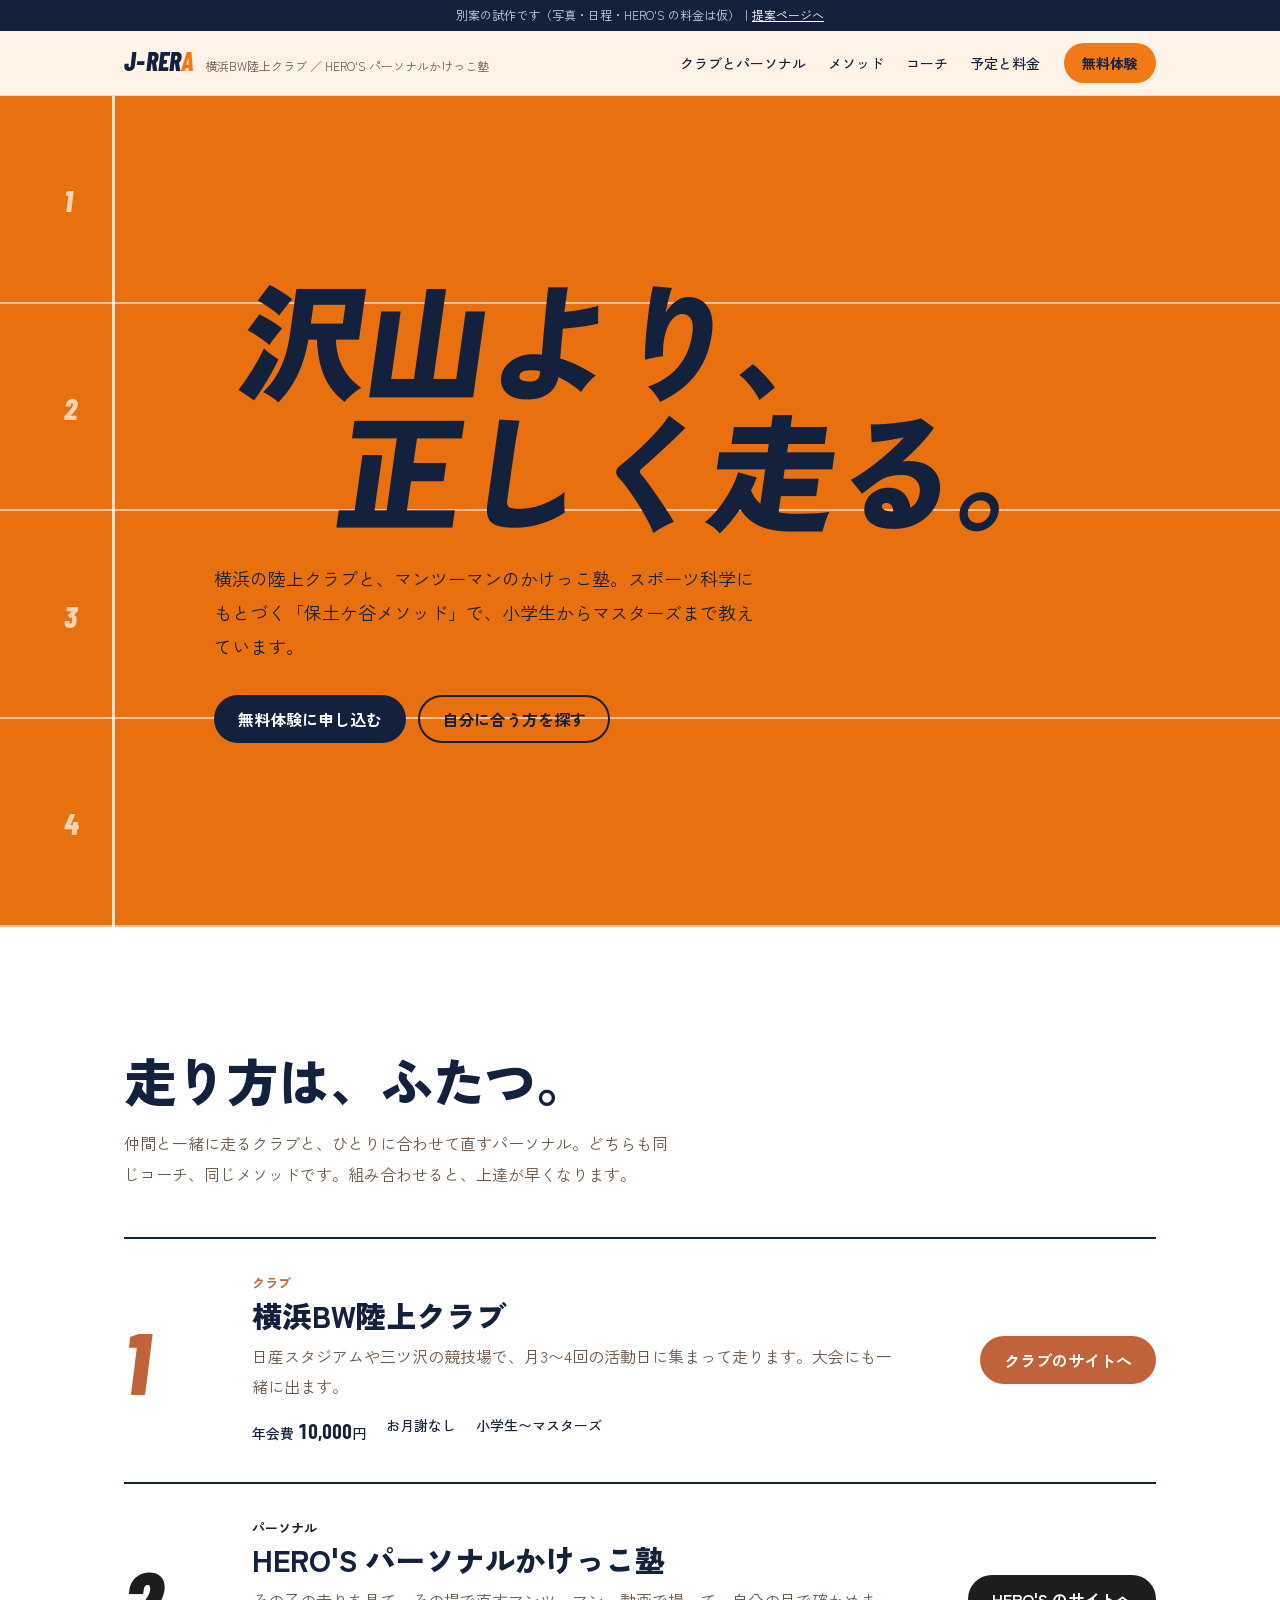
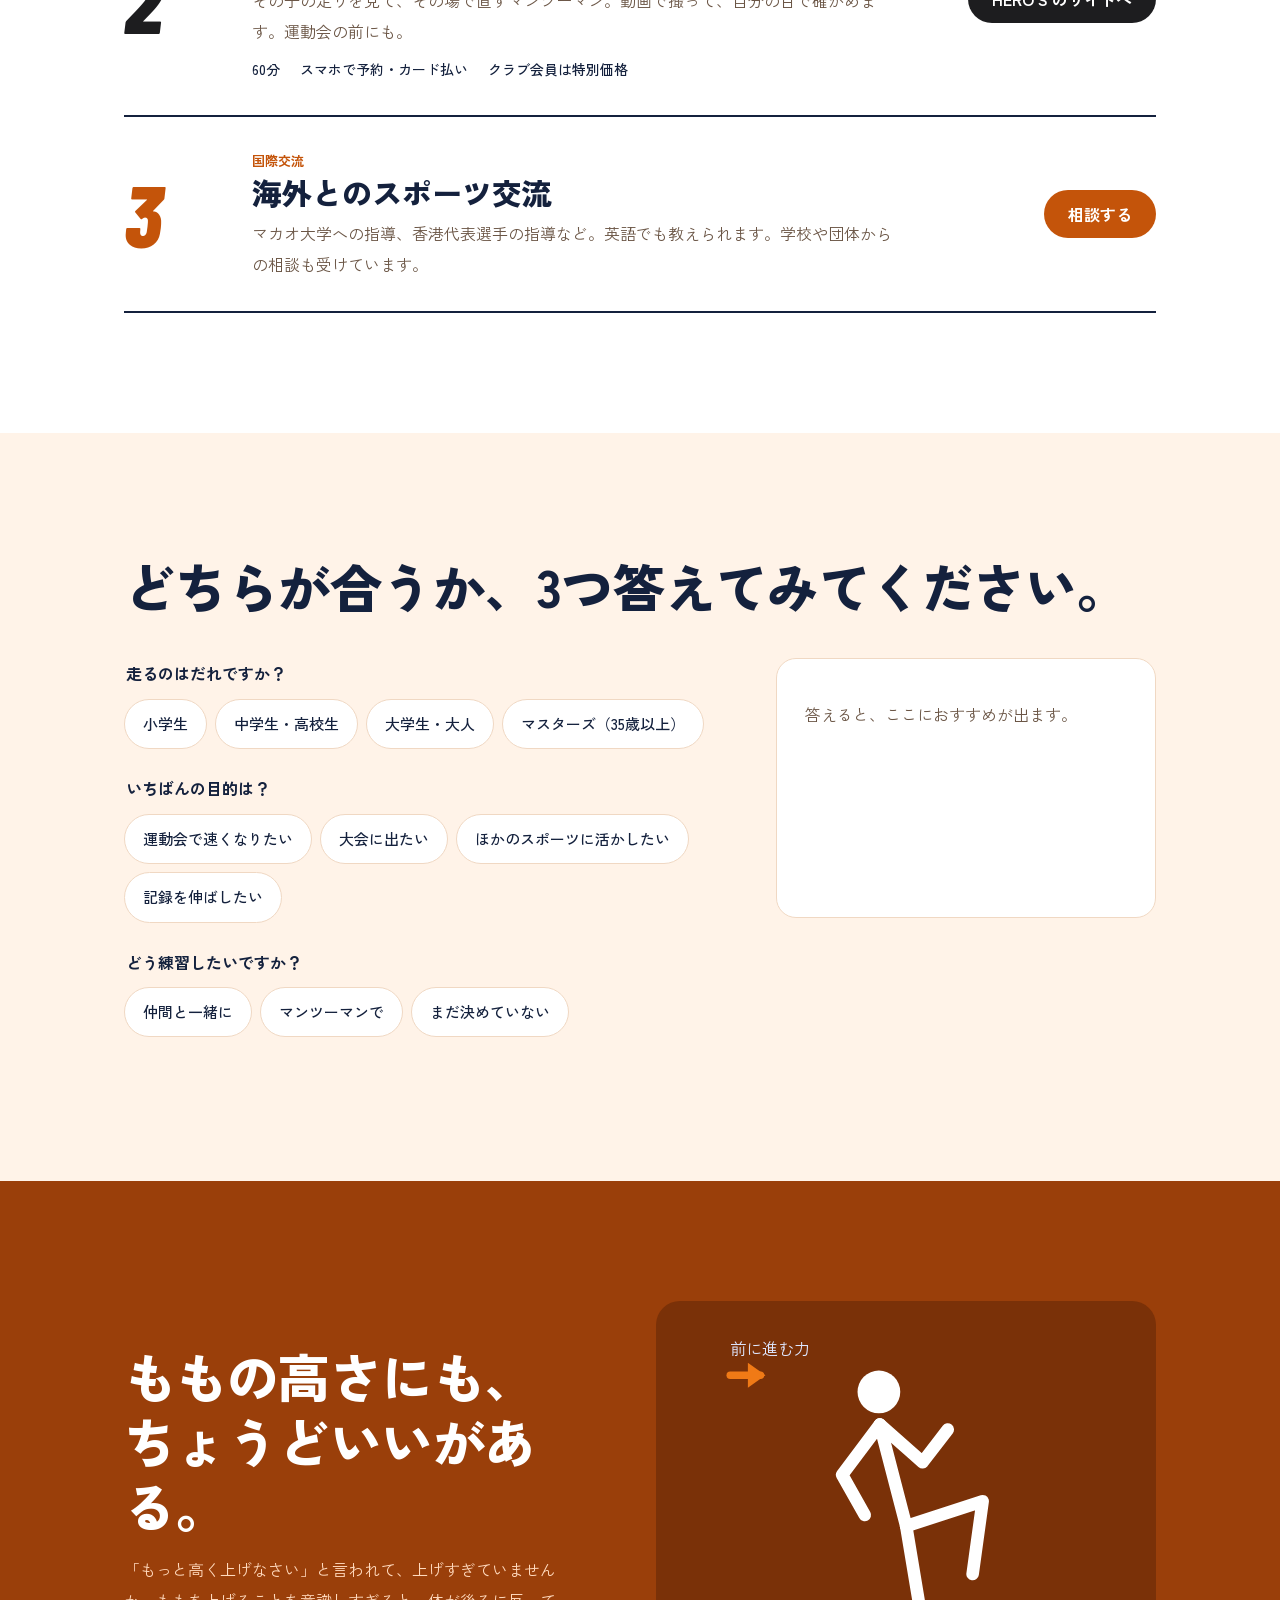
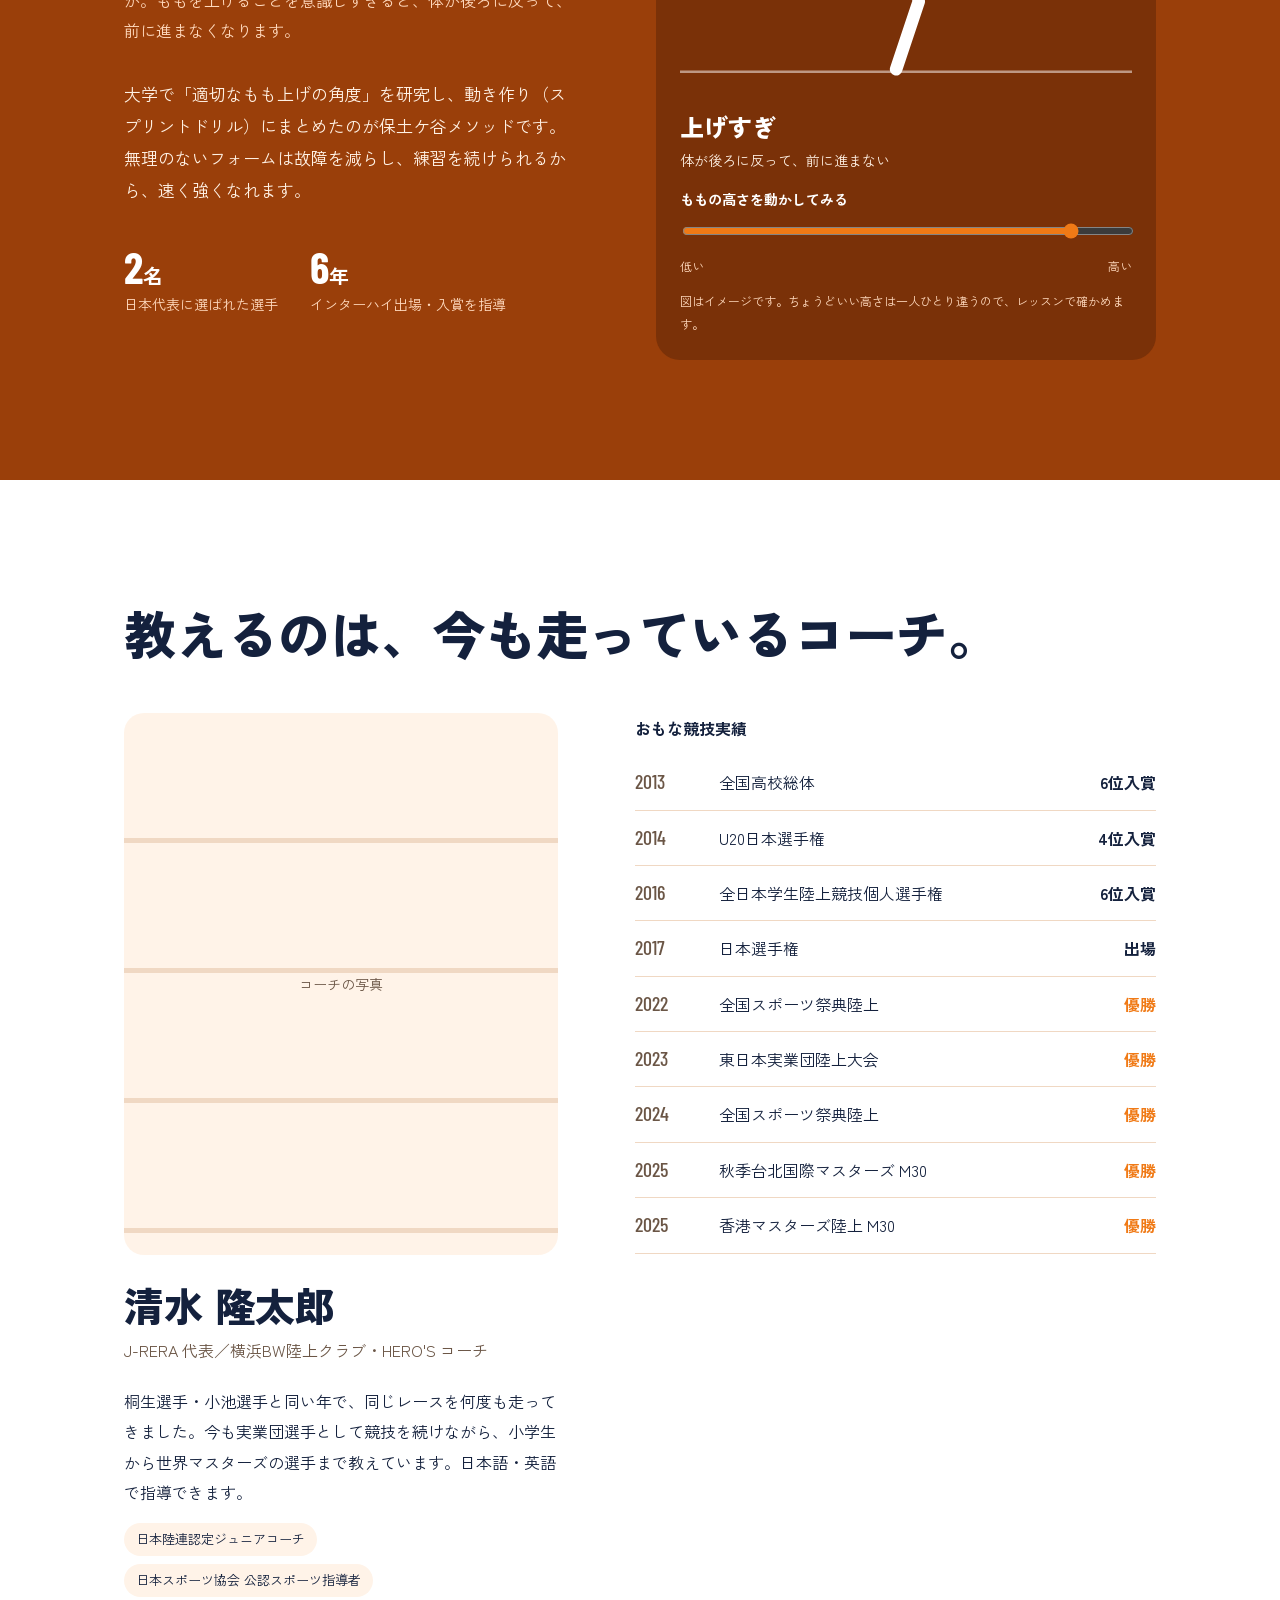
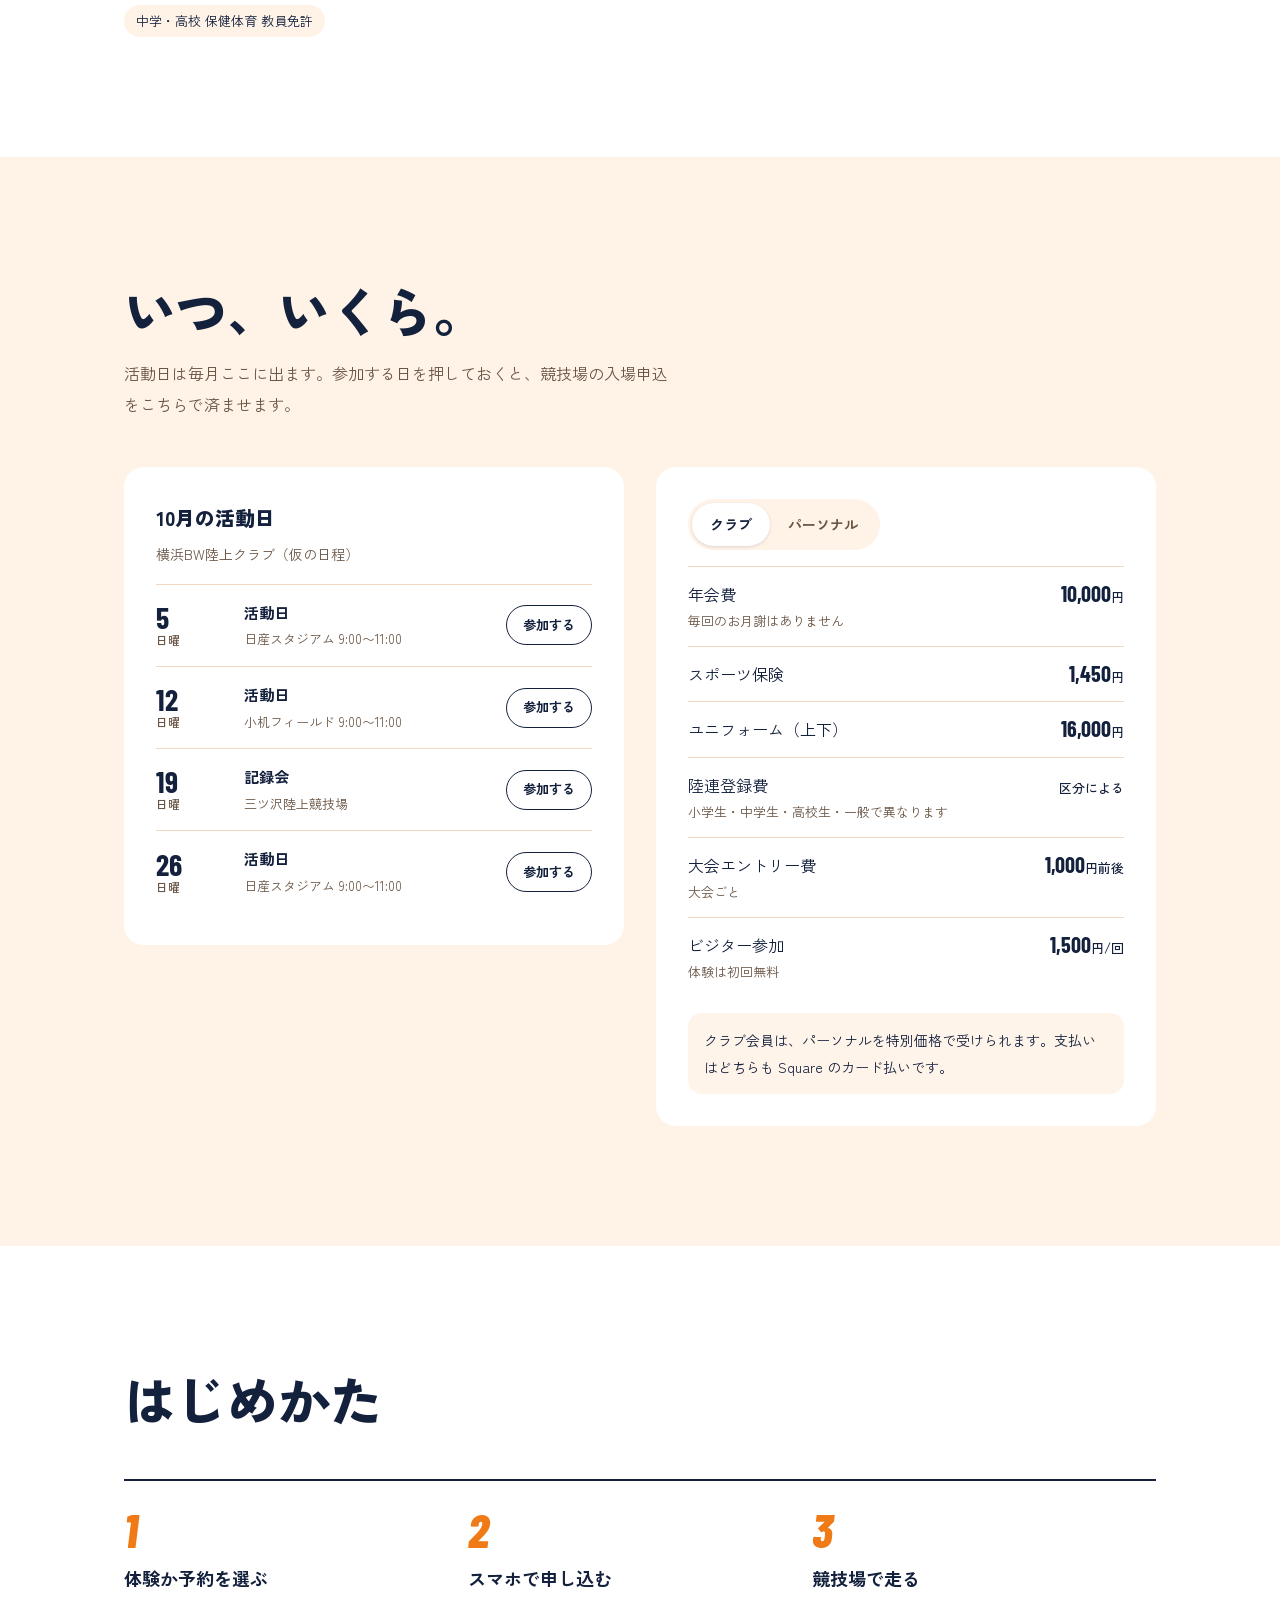
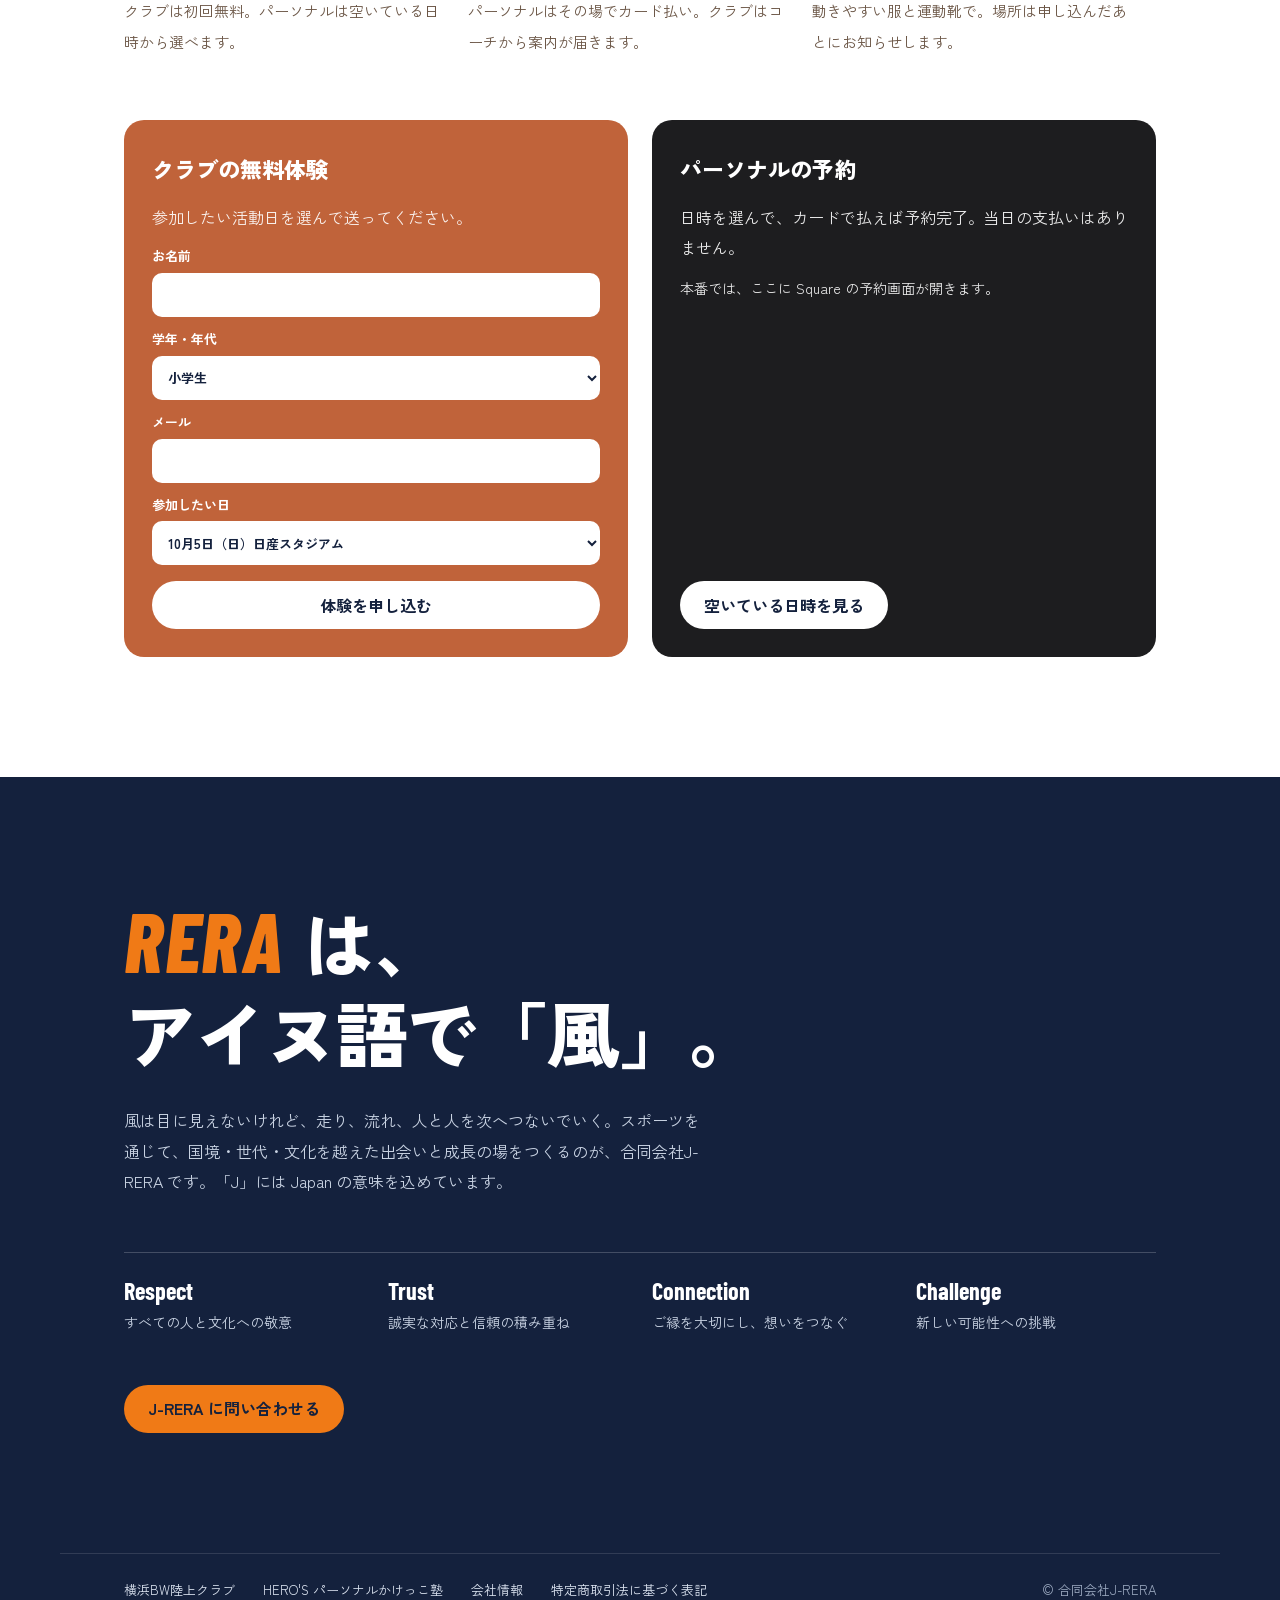
<file: concept/index.html>
<!doctype html>
<html lang="ja">
<head>
<meta charset="utf-8">
<meta name="viewport" content="width=device-width, initial-scale=1">
<meta name="robots" content="noindex, nofollow">
<title>J-RERA｜横浜の陸上クラブとかけっこパーソナル</title>
<meta name="description" content="沢山より、正しく走る。横浜BW陸上クラブと HERO'S パーソナルかけっこ塾。小学生からマスターズまで。運営：合同会社J-RERA">
<link rel="preconnect" href="https://fonts.googleapis.com">
<link rel="preconnect" href="https://fonts.gstatic.com" crossorigin>
<link href="https://fonts.googleapis.com/css2?family=Barlow+Condensed:ital,wght@0,500;0,700;1,700;1,800&family=Zen+Kaku+Gothic+New:wght@400;500;700;900&display=swap" rel="stylesheet">
<link rel="stylesheet" href="concept.css?v=2">
</head>
<body class="orange">
<div class="mock">別案の試作です（写真・日程・HERO'S の料金は仮）｜<a href="../proposal.html">提案ページへ</a></div>

<header class="top"><div class="wrap">
  <a class="brand" href="#"><b>J-RER<span>A</span></b><small>横浜BW陸上クラブ ／ HERO'S パーソナルかけっこ塾</small></a>
  <nav aria-label="ページ内">
    <a href="#lanes">クラブとパーソナル</a><a href="#method">メソッド</a><a href="#coach">コーチ</a><a href="#plan">予定と料金</a>
  </nav>
  <a class="cta" href="#start">無料体験</a>
</div></header>

<main>
<section class="hero" aria-labelledby="hero-title">
  <div class="lanes" aria-hidden="true"><i style="top:12.5%">1</i><i style="top:37.5%">2</i><i style="top:62.5%">3</i><i style="top:87.5%">4</i></div>
  <div class="start" aria-hidden="true"></div>
  <div class="gust" aria-hidden="true"></div>
  <div class="wrap"><div class="inner">
    <h1 id="hero-title">沢山より、<span class="line2">正しく走る。</span></h1>
    <p>横浜の陸上クラブと、マンツーマンのかけっこ塾。スポーツ科学にもとづく「保土ケ谷メソッド」で、小学生からマスターズまで教えています。</p>
    <div class="actions">
      <a class="cta" href="#start">無料体験に申し込む</a>
      <a class="cta line" href="#finder">自分に合う方を探す</a>
    </div>
  </div></div>
</section>

<section class="lanes-sec" id="lanes" aria-labelledby="lanes-title"><div class="wrap">
  <h2 id="lanes-title">走り方は、ふたつ。</h2>
  <p class="intro">仲間と一緒に走るクラブと、ひとりに合わせて直すパーソナル。どちらも同じコーチ、同じメソッドです。組み合わせると、上達が早くなります。</p>
  <div class="lane-list">
    <article class="lane" style="--c: var(--bw)">
      <span class="no" aria-hidden="true">1</span>
      <div>
        <span class="kind">クラブ</span>
        <h3>横浜BW陸上クラブ</h3>
        <p>日産スタジアムや三ツ沢の競技場で、月3〜4回の活動日に集まって走ります。大会にも一緒に出ます。</p>
        <div class="facts"><span>年会費 <b class="num">10,000</b>円</span><span>お月謝なし</span><span>小学生〜マスターズ</span></div>
      </div>
      <div class="go"><a class="cta" href="bw/">クラブのサイトへ</a></div>
    </article>
    <article class="lane" style="--c: var(--heros)">
      <span class="no" aria-hidden="true">2</span>
      <div>
        <span class="kind">パーソナル</span>
        <h3>HERO'S パーソナルかけっこ塾</h3>
        <p>その子の走りを見て、その場で直すマンツーマン。動画で撮って、自分の目で確かめます。運動会の前にも。</p>
        <div class="facts"><span>60分</span><span>スマホで予約・カード払い</span><span>クラブ会員は特別価格</span></div>
      </div>
      <div class="go"><a class="cta" href="heros/">HERO'S のサイトへ</a></div>
    </article>
    <article class="lane" style="--c: #c4540a">
      <span class="no" aria-hidden="true">3</span>
      <div>
        <span class="kind">国際交流</span>
        <h3>海外とのスポーツ交流</h3>
        <p>マカオ大学への指導、香港代表選手の指導など。英語でも教えられます。学校や団体からの相談も受けています。</p>
      </div>
      <div class="go"><a class="cta" href="#contact">相談する</a></div>
    </article>
  </div>
</div></section>

<section class="finder" id="finder" aria-labelledby="finder-title"><div class="wrap">
  <h2 id="finder-title">どちらが合うか、3つ答えてみてください。</h2>
  <div class="board">
    <form id="finderForm" aria-describedby="finder-title">
      <fieldset class="q"><legend>走るのはだれですか？</legend><div class="chips">
        <input type="radio" name="who" id="w1" value="kid"><label for="w1">小学生</label>
        <input type="radio" name="who" id="w2" value="teen"><label for="w2">中学生・高校生</label>
        <input type="radio" name="who" id="w3" value="adult"><label for="w3">大学生・大人</label>
        <input type="radio" name="who" id="w4" value="masters"><label for="w4">マスターズ（35歳以上）</label>
      </div></fieldset>
      <fieldset class="q"><legend>いちばんの目的は？</legend><div class="chips">
        <input type="radio" name="goal" id="g1" value="undokai"><label for="g1">運動会で速くなりたい</label>
        <input type="radio" name="goal" id="g2" value="meet"><label for="g2">大会に出たい</label>
        <input type="radio" name="goal" id="g3" value="sport"><label for="g3">ほかのスポーツに活かしたい</label>
        <input type="radio" name="goal" id="g4" value="time"><label for="g4">記録を伸ばしたい</label>
      </div></fieldset>
      <fieldset class="q"><legend>どう練習したいですか？</legend><div class="chips">
        <input type="radio" name="how" id="h1" value="group"><label for="h1">仲間と一緒に</label>
        <input type="radio" name="how" id="h2" value="solo"><label for="h2">マンツーマンで</label>
        <input type="radio" name="how" id="h3" value="unsure"><label for="h3">まだ決めていない</label>
      </div></fieldset>
    </form>
    <div class="result" id="result" aria-live="polite">
      <p class="hint">答えると、ここにおすすめが出ます。</p>
    </div>
  </div>
</div></section>

<section class="method" id="method" aria-labelledby="method-title"><div class="wrap"><div class="cols">
  <div>
    <h2 id="method-title">ももの高さにも、<br>ちょうどいいがある。</h2>
    <p class="intro">「もっと高く上げなさい」と言われて、上げすぎていませんか。ももを上げることを意識しすぎると、体が後ろに反って、前に進まなくなります。</p>
    <blockquote>大学で「適切なもも上げの角度」を研究し、動き作り（スプリントドリル）にまとめたのが保土ケ谷メソッドです。無理のないフォームは故障を減らし、練習を続けられるから、速く強くなれます。</blockquote>
    <div class="facts">
      <div><b>2<small style="font-size:20px">名</small></b>日本代表に選ばれた選手</div>
      <div><b>6<small style="font-size:20px">年</small></b>インターハイ出場・入賞を指導</div>
    </div>
  </div>
  <div class="lab">
    <svg viewBox="0 0 360 300" role="img" aria-labelledby="lab-title" id="runner">
      <title id="lab-title">ももを上げる角度と、体の傾き・前に進む力の関係</title>
      <line x1="0" y1="276" x2="360" y2="276" stroke="rgba(255,255,255,.5)" stroke-width="2"/>
      <g id="arrow"><line id="arrowLine" x1="40" y1="40" x2="200" y2="40" stroke="#f07a16" stroke-width="6" stroke-linecap="round"/>
        <path id="arrowHead" d="M0 0" fill="#f07a16"/>
        <text x="40" y="24" fill="#dfe7ff" font-size="13" font-family="Zen Kaku Gothic New, sans-serif">前に進む力</text></g>
      <g fill="none" stroke="#fff" stroke-width="10" stroke-linecap="round" stroke-linejoin="round">
        <polyline id="backLeg" points="180,160 190,220 172,274"/>
        <polyline id="backArm"/>
        <line id="torso"/>
        <polyline id="frontLeg"/>
        <polyline id="frontArm"/>
      </g>
      <circle id="head" r="17" fill="#fff"/>
    </svg>
    <div class="verdict"><b id="verdict">上げすぎ</b><span id="verdictNote">体が後ろに反って、前に進まない</span></div>
    <label for="angle" class="scale" style="display:block;color:#fff;font-weight:700;font-size:14px">ももの高さを動かしてみる</label>
    <input type="range" id="angle" min="25" max="120" value="108" aria-describedby="verdict">
    <div class="scale"><span>低い</span><span>高い</span></div>
    <p class="note">図はイメージです。ちょうどいい高さは一人ひとり違うので、レッスンで確かめます。</p>
  </div>
</div></div></section>

<section class="coach" id="coach" aria-labelledby="coach-title"><div class="wrap">
  <h2 id="coach-title">教えるのは、今も走っているコーチ。</h2>
  <div class="cols">
    <div>
      <div class="photo">コーチの写真</div>
      <p class="name">清水 隆太郎</p>
      <p class="role">J-RERA 代表／横浜BW陸上クラブ・HERO'S コーチ</p>
      <p>桐生選手・小池選手と同い年で、同じレースを何度も走ってきました。今も実業団選手として競技を続けながら、小学生から世界マスターズの選手まで教えています。日本語・英語で指導できます。</p>
      <ul class="creds"><li>日本陸連認定ジュニアコーチ</li><li>日本スポーツ協会 公認スポーツ指導者</li><li>中学・高校 保健体育 教員免許</li></ul>
    </div>
    <table class="results">
      <caption>おもな競技実績</caption>
      <tbody>
        <tr><td class="y">2013</td><td>全国高校総体</td><td class="r">6位入賞</td></tr>
        <tr><td class="y">2014</td><td>U20日本選手権</td><td class="r">4位入賞</td></tr>
        <tr><td class="y">2016</td><td>全日本学生陸上競技個人選手権</td><td class="r">6位入賞</td></tr>
        <tr><td class="y">2017</td><td>日本選手権</td><td class="r">出場</td></tr>
        <tr class="gold"><td class="y">2022</td><td>全国スポーツ祭典陸上</td><td class="r">優勝</td></tr>
        <tr class="gold"><td class="y">2023</td><td>東日本実業団陸上大会</td><td class="r">優勝</td></tr>
        <tr class="gold"><td class="y">2024</td><td>全国スポーツ祭典陸上</td><td class="r">優勝</td></tr>
        <tr class="gold"><td class="y">2025</td><td>秋季台北国際マスターズ M30</td><td class="r">優勝</td></tr>
        <tr class="gold"><td class="y">2025</td><td>香港マスターズ陸上 M30</td><td class="r">優勝</td></tr>
      </tbody>
    </table>
  </div>
</div></section>

<section class="plan" id="plan" aria-labelledby="plan-title"><div class="wrap">
  <h2 id="plan-title">いつ、いくら。</h2>
  <p class="intro">活動日は毎月ここに出ます。参加する日を押しておくと、競技場の入場申込をこちらで済ませます。</p>
  <div class="cols">
    <div class="panel">
      <h3>10月の活動日</h3>
      <p class="sub">横浜BW陸上クラブ（仮の日程）</p>
      <ul class="days">
        <li><span class="d num">5<small>日曜</small></span><span class="w">活動日<small>日産スタジアム 9:00〜11:00</small></span><button class="join" aria-pressed="false">参加する</button></li>
        <li><span class="d num">12<small>日曜</small></span><span class="w">活動日<small>小机フィールド 9:00〜11:00</small></span><button class="join" aria-pressed="false">参加する</button></li>
        <li><span class="d num">19<small>日曜</small></span><span class="w">記録会<small>三ツ沢陸上競技場</small></span><button class="join" aria-pressed="false">参加する</button></li>
        <li><span class="d num">26<small>日曜</small></span><span class="w">活動日<small>日産スタジアム 9:00〜11:00</small></span><button class="join" aria-pressed="false">参加する</button></li>
      </ul>
    </div>
    <div class="panel">
      <div class="tabs" role="tablist" aria-label="料金">
        <button role="tab" aria-selected="true" aria-controls="p-club" id="t-club">クラブ</button>
        <button role="tab" aria-selected="false" aria-controls="p-heros" id="t-heros">パーソナル</button>
      </div>
      <div role="tabpanel" id="p-club" aria-labelledby="t-club">
        <dl class="price">
          <div><dt>年会費<small>毎回のお月謝はありません</small></dt><dd>10,000<small>円</small></dd></div>
          <div><dt>スポーツ保険</dt><dd>1,450<small>円</small></dd></div>
          <div><dt>ユニフォーム（上下）</dt><dd>16,000<small>円</small></dd></div>
          <div><dt>陸連登録費<small>小学生・中学生・高校生・一般で異なります</small></dt><dd><small>区分による</small></dd></div>
          <div><dt>大会エントリー費<small>大会ごと</small></dt><dd>1,000<small>円前後</small></dd></div>
          <div><dt>ビジター参加<small>体験は初回無料</small></dt><dd>1,500<small>円/回</small></dd></div>
        </dl>
      </div>
      <div role="tabpanel" id="p-heros" aria-labelledby="t-heros" hidden>
        <dl class="price">
          <div><dt>体験レッスン（60分）<small>走りを撮影して、直すところをお伝えします</small></dt><dd>—</dd></div>
          <div><dt>パーソナル（60分）</dt><dd>—</dd></div>
          <div><dt>回数券<small>運動会前の集中に</small></dt><dd>—</dd></div>
        </dl>
        <p class="sub" style="margin-top:12px">料金は今の HERO'S の内容を入れます。</p>
      </div>
      <div class="perk">クラブ会員は、パーソナルを特別価格で受けられます。支払いはどちらも Square のカード払いです。</div>
    </div>
  </div>
</div></section>

<section class="start-sec" id="start" aria-labelledby="start-title"><div class="wrap">
  <h2 id="start-title">はじめかた</h2>
  <ol class="steps">
    <li><b>体験か予約を選ぶ</b><span>クラブは初回無料。パーソナルは空いている日時から選べます。</span></li>
    <li><b>スマホで申し込む</b><span>パーソナルはその場でカード払い。クラブはコーチから案内が届きます。</span></li>
    <li><b>競技場で走る</b><span>動きやすい服と運動靴で。場所は申し込んだあとにお知らせします。</span></li>
  </ol>
  <div class="doors">
    <div class="door" style="--c: var(--bw)">
      <h3>クラブの無料体験</h3>
      <p>参加したい活動日を選んで送ってください。</p>
      <form id="trial">
        <label>お名前<input name="n" required autocomplete="name"></label>
        <label>学年・年代<select name="g"><option>小学生</option><option>中学生</option><option>高校生</option><option>大学生・大人</option><option>マスターズ</option></select></label>
        <label>メール<input name="m" type="email" required autocomplete="email"></label>
        <label>参加したい日<select name="d"><option>10月5日（日）日産スタジアム</option><option>10月12日（日）小机フィールド</option><option>10月26日（日）日産スタジアム</option></select></label>
        <button class="cta" style="margin-top:6px">体験を申し込む</button>
        <p class="done" id="trialDone" role="status">申し込みを受け付けました（試作なので送信はしていません）。本番では、コーチから入場の案内がメールで届きます。</p>
      </form>
    </div>
    <div class="door" style="--c: var(--heros)">
      <h3>パーソナルの予約</h3>
      <p>日時を選んで、カードで払えば予約完了。当日の支払いはありません。</p>
      <p style="font-size:14px">本番では、ここに Square の予約画面が開きます。</p>
      <a class="cta" href="#" id="book">空いている日時を見る</a>
    </div>
  </div>
</div></section>

<section class="wind" id="contact" aria-labelledby="wind-title"><div class="wrap">
  <h2 class="big" id="wind-title"><span class="word">RERA</span> は、<br>アイヌ語で「風」。</h2>
  <p>風は目に見えないけれど、走り、流れ、人と人を次へつないでいく。スポーツを通じて、国境・世代・文化を越えた出会いと成長の場をつくるのが、合同会社J-RERA です。「J」には Japan の意味を込めています。</p>
  <div class="values">
    <div><b>Respect</b><span>すべての人と文化への敬意</span></div>
    <div><b>Trust</b><span>誠実な対応と信頼の積み重ね</span></div>
    <div><b>Connection</b><span>ご縁を大切にし、想いをつなぐ</span></div>
    <div><b>Challenge</b><span>新しい可能性への挑戦</span></div>
  </div>
  <div style="margin-top:48px"><a class="cta" href="mailto:info@example.com">J-RERA に問い合わせる</a></div>
</div></section>
</main>

<footer><div class="wrap">
  <a href="bw/">横浜BW陸上クラブ</a><a href="heros/">HERO'S パーソナルかけっこ塾</a><a href="#contact">会社情報</a><a href="#">特定商取引法に基づく表記</a>
  <span class="copy">© 合同会社J-RERA</span>
</div></footer>

<script>
// 合う方を探す
const form = document.getElementById('finderForm'), out = document.getElementById('result');
const LANE = {
  bw: { no: 1, c: 'var(--bw)', name: '横浜BW陸上クラブ', href: 'bw/', cta: 'クラブのサイトを見る' },
  heros: { no: 2, c: 'var(--heros)', name: "HERO'S パーソナルかけっこ塾", href: 'heros/', cta: "HERO'S のサイトを見る" },
};
form.addEventListener('change', () => {
  const f = Object.fromEntries(new FormData(form));
  if (!f.who || !f.goal || !f.how) {
    const left = 3 - Object.keys(f).length;
    out.innerHTML = `<p class="hint">あと${left}つ答えると、おすすめが出ます。</p>`;
    return;
  }
  let pick, why, also = '';
  if (f.how === 'group' || (f.how === 'unsure' && (f.goal === 'meet' || f.who === 'masters'))) {
    pick = LANE.bw;
    why = f.goal === 'meet' ? '大会に出たいなら、一緒にエントリーできるクラブが近道です。' : '仲間と競技場で走るのが、続けるいちばんのコツです。';
    also = '活動日以外に直したいところがあれば、会員価格でパーソナルも受けられます。';
  } else {
    pick = LANE.heros;
    why = f.goal === 'undokai' ? '運動会までの短い期間なら、その子に合わせて直すマンツーマンが早く効きます。'
        : f.goal === 'sport' ? 'サッカーや野球の一歩目は、その競技に合わせた直し方がいちばんです。'
        : 'その場で撮って、その場で直す。自分の走りを目で見て変えられます。';
    also = '仲間と走りたくなったら、クラブの無料体験もあります。';
  }
  out.innerHTML = `<div class="pick" style="--c:${pick.c}"><span class="no" aria-hidden="true">${pick.no}</span><h3>${pick.name}</h3></div>
    <p>${why}</p><a class="cta dark" href="${pick.href}">${pick.cta}</a><p class="also">${also}</p>`;
});

</script>
<script src="concept.js?v=2"></script>
</body>
</html>
</file>
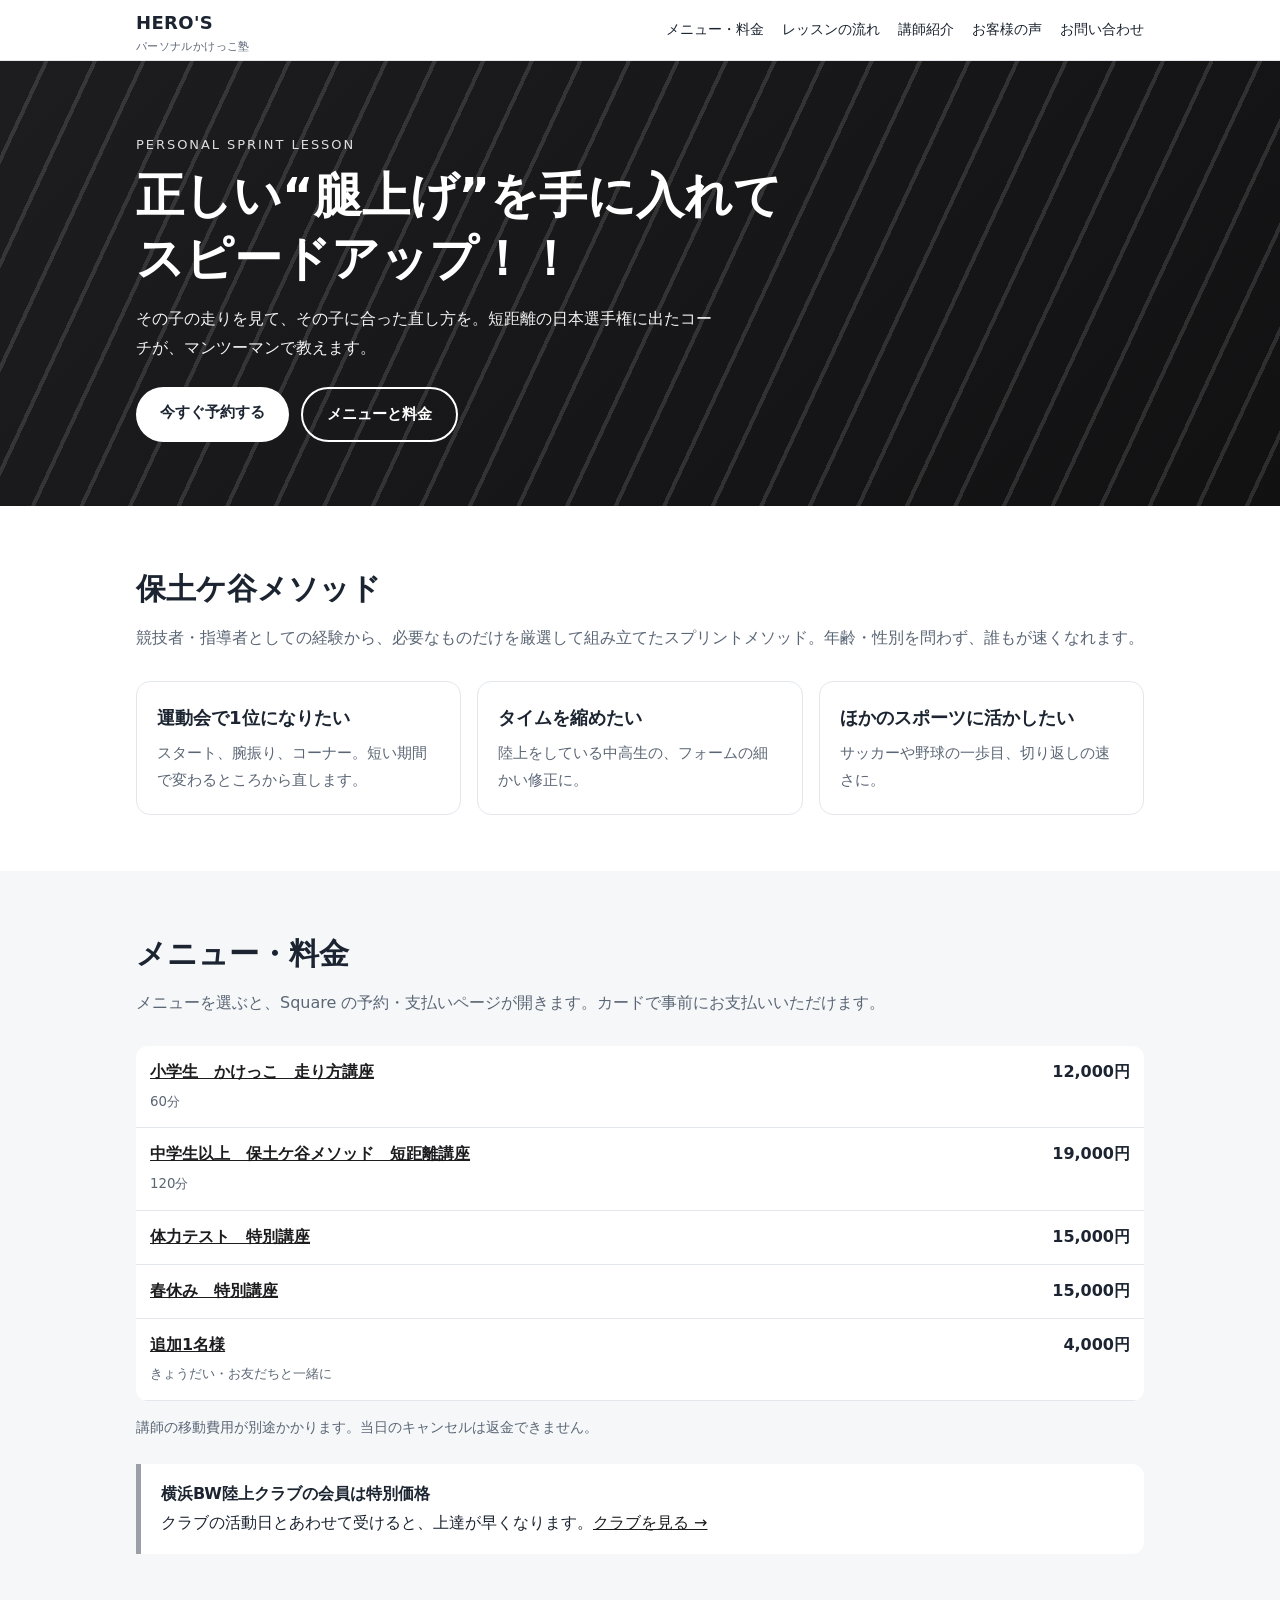
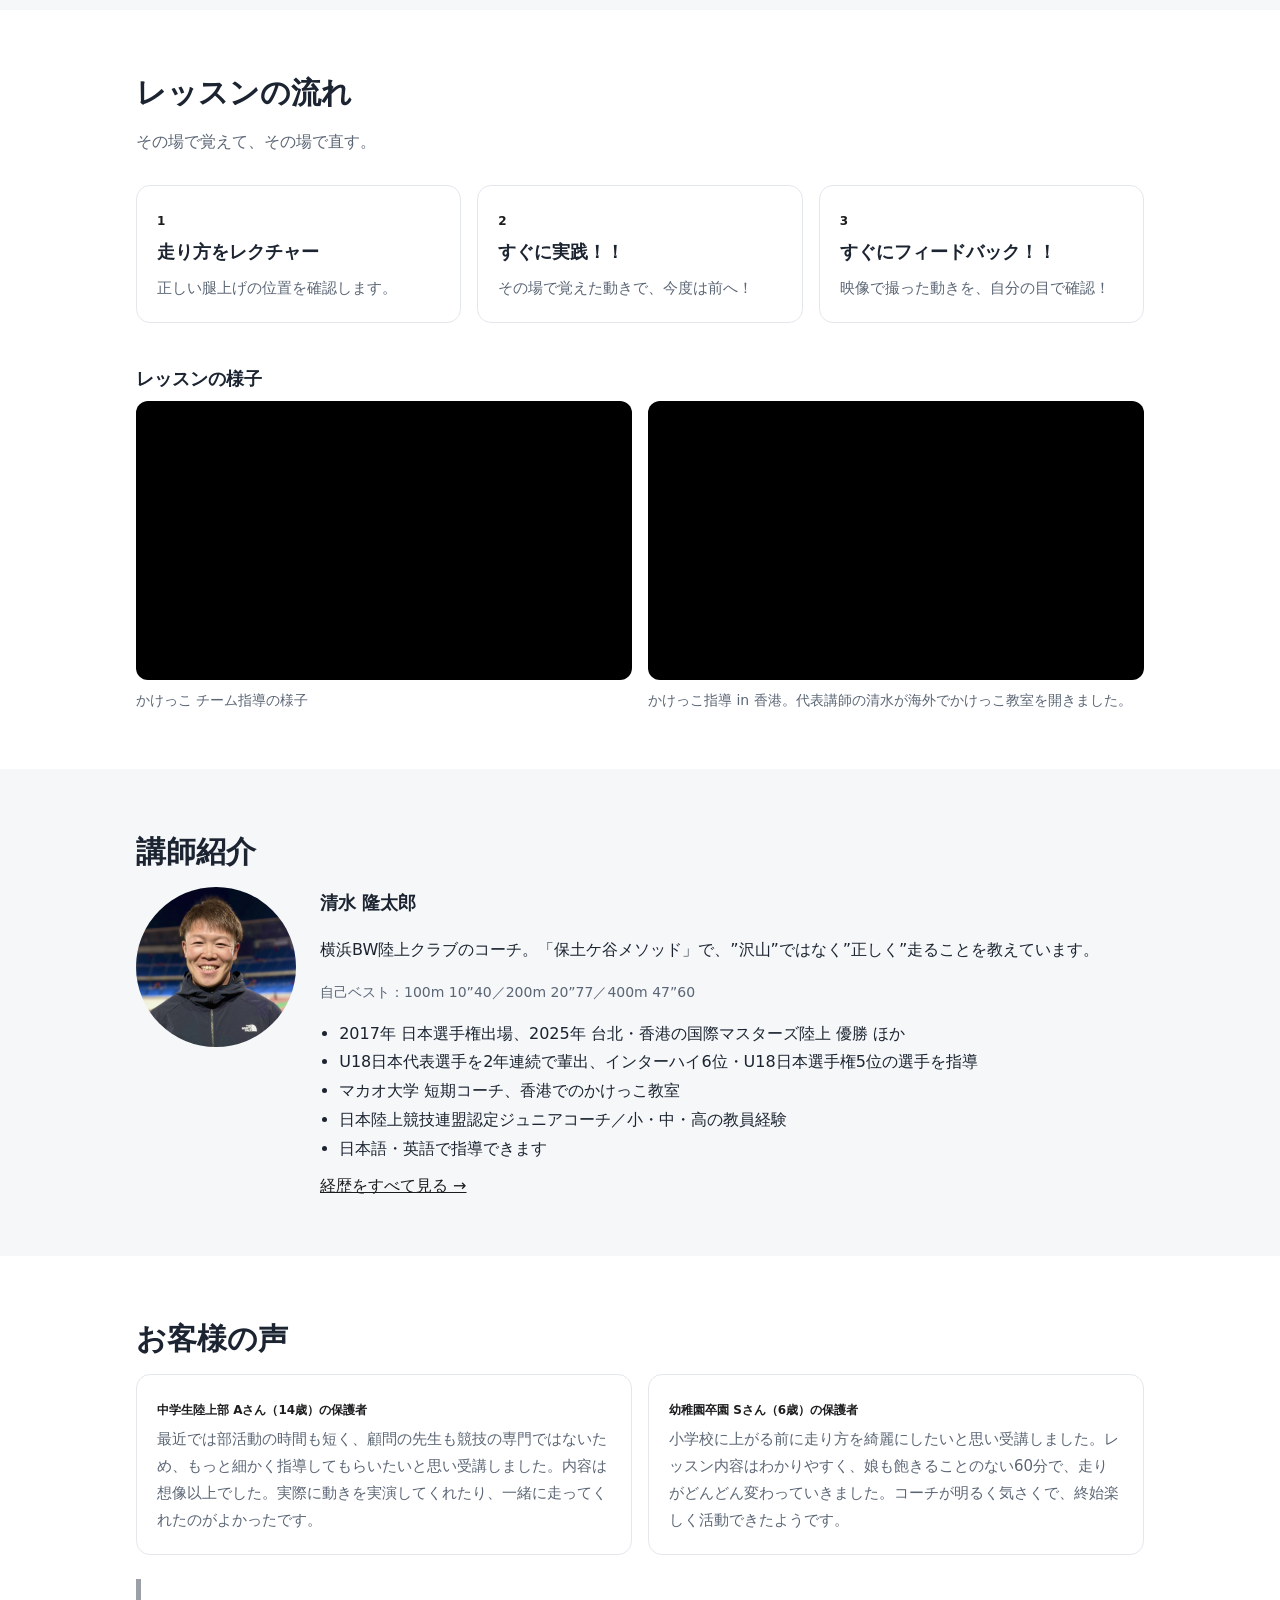
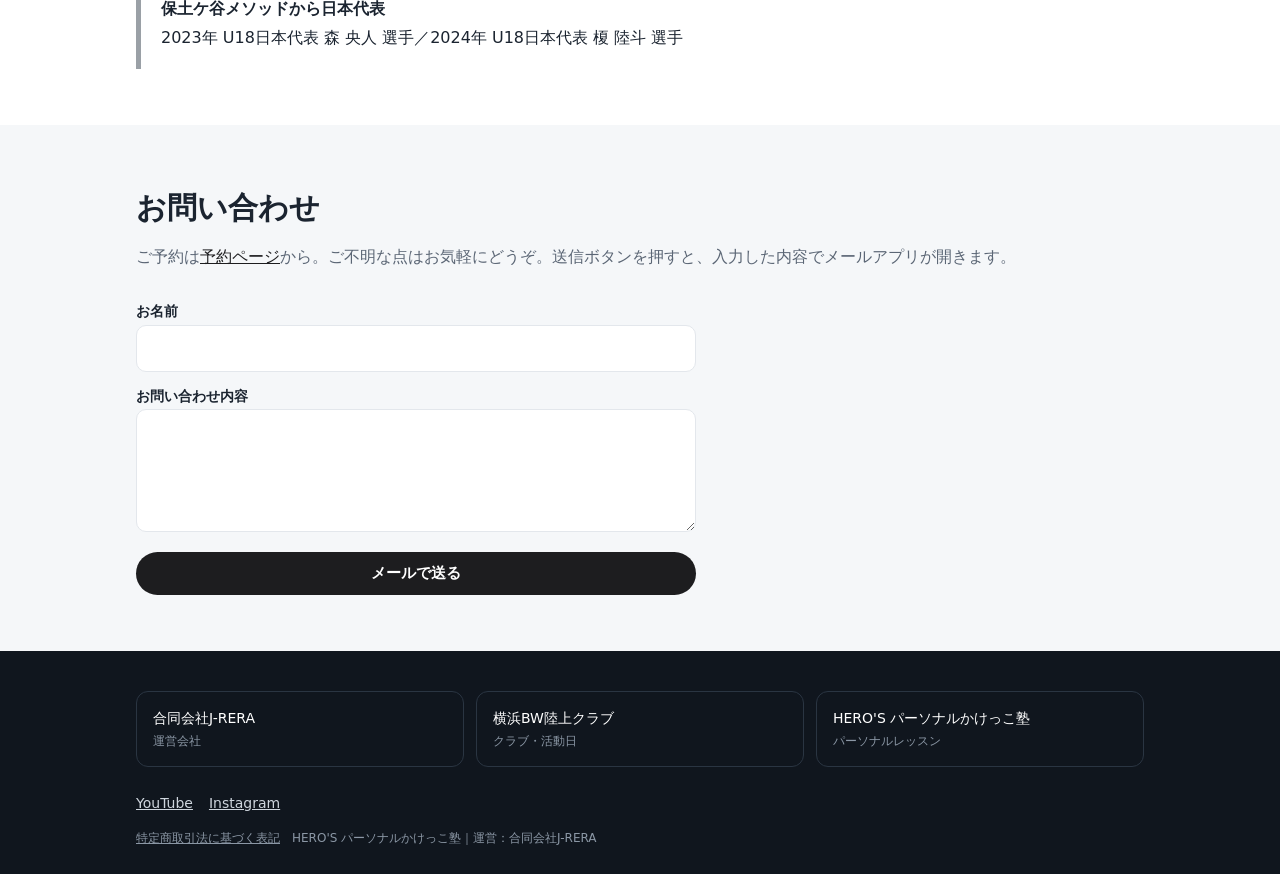
<file: heros/index.html>
<!doctype html>
<html lang="ja">
<head>
<meta charset="utf-8">
<meta name="viewport" content="width=device-width, initial-scale=1">
<meta name="robots" content="noindex, nofollow">
<title>HERO'S パーソナルかけっこ塾｜横浜のかけっこ・短距離パーソナルレッスン</title>
<meta name="description" content="足が速くなる走り方を、マンツーマンで。日本選手権出場コーチによる、横浜のかけっこ・短距離パーソナルレッスン。">
<link rel="stylesheet" href="../base.css?v=5">
</head>
<body class="heros">

<header class="site"><div class="wrap">
  <a class="logo" href="./">HERO'S<small>パーソナルかけっこ塾</small></a>
  <nav class="menu">
    <a href="#menu">メニュー・料金</a><a href="#flow">レッスンの流れ</a><a href="#coach">講師紹介</a><a href="#voice">お客様の声</a><a href="#contact">お問い合わせ</a>
  </nav>
</div></header>

<div class="hero"><div class="wrap">
  <div class="eyebrow">PERSONAL SPRINT LESSON</div>
  <h1>正しい“腿上げ”を手に入れて<br>スピードアップ！！</h1>
  <p>その子の走りを見て、その子に合った直し方を。短距離の日本選手権に出たコーチが、マンツーマンで教えます。</p>
  <div class="btns"><a class="btn" href="https://heros-sprint.square.site/s/shop">今すぐ予約する</a><a class="btn ghost" href="#menu">メニューと料金</a></div>
</div></div>

<section><div class="wrap">
  <h2>保土ケ谷メソッド</h2>
  <p class="lead">競技者・指導者としての経験から、必要なものだけを厳選して組み立てたスプリントメソッド。年齢・性別を問わず、誰もが速くなれます。</p>
  <div class="grid">
    <div class="card"><h3>運動会で1位になりたい</h3><p>スタート、腕振り、コーナー。短い期間で変わるところから直します。</p></div>
    <div class="card"><h3>タイムを縮めたい</h3><p>陸上をしている中高生の、フォームの細かい修正に。</p></div>
    <div class="card"><h3>ほかのスポーツに活かしたい</h3><p>サッカーや野球の一歩目、切り返しの速さに。</p></div>
  </div>
</div></section>

<section class="alt" id="menu"><div class="wrap">
  <h2>メニュー・料金</h2>
  <p class="lead">メニューを選ぶと、Square の予約・支払いページが開きます。カードで事前にお支払いいただけます。</p>
  <table class="price">
    <tr><th><a href="https://heros-sprint.square.site/product/-60-/1">小学生　かけっこ　走り方講座</a><br><small>60分</small></th><td>12,000円</td></tr>
    <tr><th><a href="https://heros-sprint.square.site/product/-120-/2">中学生以上　保土ケ谷メソッド　短距離講座</a><br><small>120分</small></th><td>19,000円</td></tr>
    <tr><th><a href="https://heros-sprint.square.site/product/-/JMMXR6JR3PEN3UVZVVGMDGSS">体力テスト　特別講座</a></th><td>15,000円</td></tr>
    <tr><th><a href="https://heros-sprint.square.site/product/-/5">春休み　特別講座</a></th><td>15,000円</td></tr>
    <tr><th><a href="https://heros-sprint.square.site/product/-/6">追加1名様</a><br><small>きょうだい・お友だちと一緒に</small></th><td>4,000円</td></tr>
  </table>
  <p style="font-size:14px;color:var(--sub)">講師の移動費用が別途かかります。当日のキャンセルは返金できません。</p>
  <div class="callout">
    <strong>横浜BW陸上クラブの会員は特別価格</strong><br>
    クラブの活動日とあわせて受けると、上達が早くなります。<a href="../bw/">クラブを見る →</a>
  </div>
</div></section>

<section id="flow"><div class="wrap">
  <h2>レッスンの流れ</h2>
  <p class="lead">その場で覚えて、その場で直す。</p>
  <div class="grid">
    <div class="card"><span class="tag">1</span><h3>走り方をレクチャー</h3><p>正しい腿上げの位置を確認します。</p></div>
    <div class="card"><span class="tag">2</span><h3>すぐに実践！！</h3><p>その場で覚えた動きで、今度は前へ！</p></div>
    <div class="card"><span class="tag">3</span><h3>すぐにフィードバック！！</h3><p>映像で撮った動きを、自分の目で確認！</p></div>
  </div>

  <h3 style="margin-top:40px">レッスンの様子</h3>
  <div class="grid">
    <div><div class="video"><iframe src="https://www.youtube-nocookie.com/embed/aklaZv0NVK4" title="かけっこ チーム指導の様子" loading="lazy" allowfullscreen></iframe></div><p class="caption">かけっこ チーム指導の様子</p></div>
    <div><div class="video"><iframe src="https://www.youtube-nocookie.com/embed/jCxuRUDpW5Y" title="かけっこ指導 in 香港" loading="lazy" allowfullscreen></iframe></div><p class="caption">かけっこ指導 in 香港。代表講師の清水が海外でかけっこ教室を開きました。</p></div>
  </div>
</div></section>

<section class="alt" id="coach"><div class="wrap">
  <h2>講師紹介</h2>
  <div class="profile">
    <img class="avatar" src="../img/shimizu.jpg" alt="清水 隆太郎" width="160" height="160">
    <div>
      <h3>清水 隆太郎</h3>
      <p>横浜BW陸上クラブのコーチ。「保土ケ谷メソッド」で、”沢山”ではなく”正しく”走ることを教えています。</p>
      <p style="font-size:14px;color:var(--sub)">自己ベスト：100m 10”40／200m 20”77／400m 47”60</p>
      <ul>
        <li>2017年 日本選手権出場、2025年 台北・香港の国際マスターズ陸上 優勝 ほか</li>
        <li>U18日本代表選手を2年連続で輩出、インターハイ6位・U18日本選手権5位の選手を指導</li>
        <li>マカオ大学 短期コーチ、香港でのかけっこ教室</li>
        <li>日本陸上競技連盟認定ジュニアコーチ／小・中・高の教員経験</li>
        <li>日本語・英語で指導できます</li>
      </ul>
      <a href="../bw/#method">経歴をすべて見る →</a>
    </div>
  </div>
</div></section>

<section id="voice"><div class="wrap">
  <h2>お客様の声</h2>
  <div class="grid">
    <div class="card"><span class="tag">中学生陸上部 Aさん（14歳）の保護者</span><p>最近では部活動の時間も短く、顧問の先生も競技の専門ではないため、もっと細かく指導してもらいたいと思い受講しました。内容は想像以上でした。実際に動きを実演してくれたり、一緒に走ってくれたのがよかったです。</p></div>
    <div class="card"><span class="tag">幼稚園卒園 Sさん（6歳）の保護者</span><p>小学校に上がる前に走り方を綺麗にしたいと思い受講しました。レッスン内容はわかりやすく、娘も飽きることのない60分で、走りがどんどん変わっていきました。コーチが明るく気さくで、終始楽しく活動できたようです。</p></div>
  </div>
  <div class="callout">
    <strong>保土ケ谷メソッドから日本代表</strong><br>
    2023年 U18日本代表 森 央人 選手／2024年 U18日本代表 榎 陸斗 選手
  </div>
</div></section>

<section class="alt" id="contact"><div class="wrap">
  <h2>お問い合わせ</h2>
  <p class="lead">ご予約は<a href="https://heros-sprint.square.site/s/shop">予約ページ</a>から。ご不明な点はお気軽にどうぞ。送信ボタンを押すと、入力した内容でメールアプリが開きます。</p>
  <form class="contact" data-to="main@j-rera.com" data-subject="HERO'S パーソナルかけっこ塾 お問い合わせ">
    <label>お名前<input name="お名前" required></label>
    <label>お問い合わせ内容<textarea name="お問い合わせ内容" rows="4" required></textarea></label>
    <button class="btn">メールで送る</button>
  </form>
</div></section>

<footer class="family"><div class="wrap">
  <div class="brands">
    <a href="../">合同会社J-RERA<small>運営会社</small></a>
    <a href="../bw/">横浜BW陸上クラブ<small>クラブ・活動日</small></a>
    <a href="../heros/">HERO'S パーソナルかけっこ塾<small>パーソナルレッスン</small></a>
  </div>
  <div class="sns"><a href="https://www.youtube.com/@hodogayamethod-yokohamaBW">YouTube</a><a href="https://www.instagram.com/caqua2077">Instagram</a></div>
  <div class="copy"><a href="https://heros-sprint.square.site/s/transaction-policy" style="color:inherit">特定商取引法に基づく表記</a>　HERO'S パーソナルかけっこ塾｜運営：合同会社J-RERA</div>
</div></footer>
<script src="../form.js?v=2"></script>
</body>
</html>
</file>
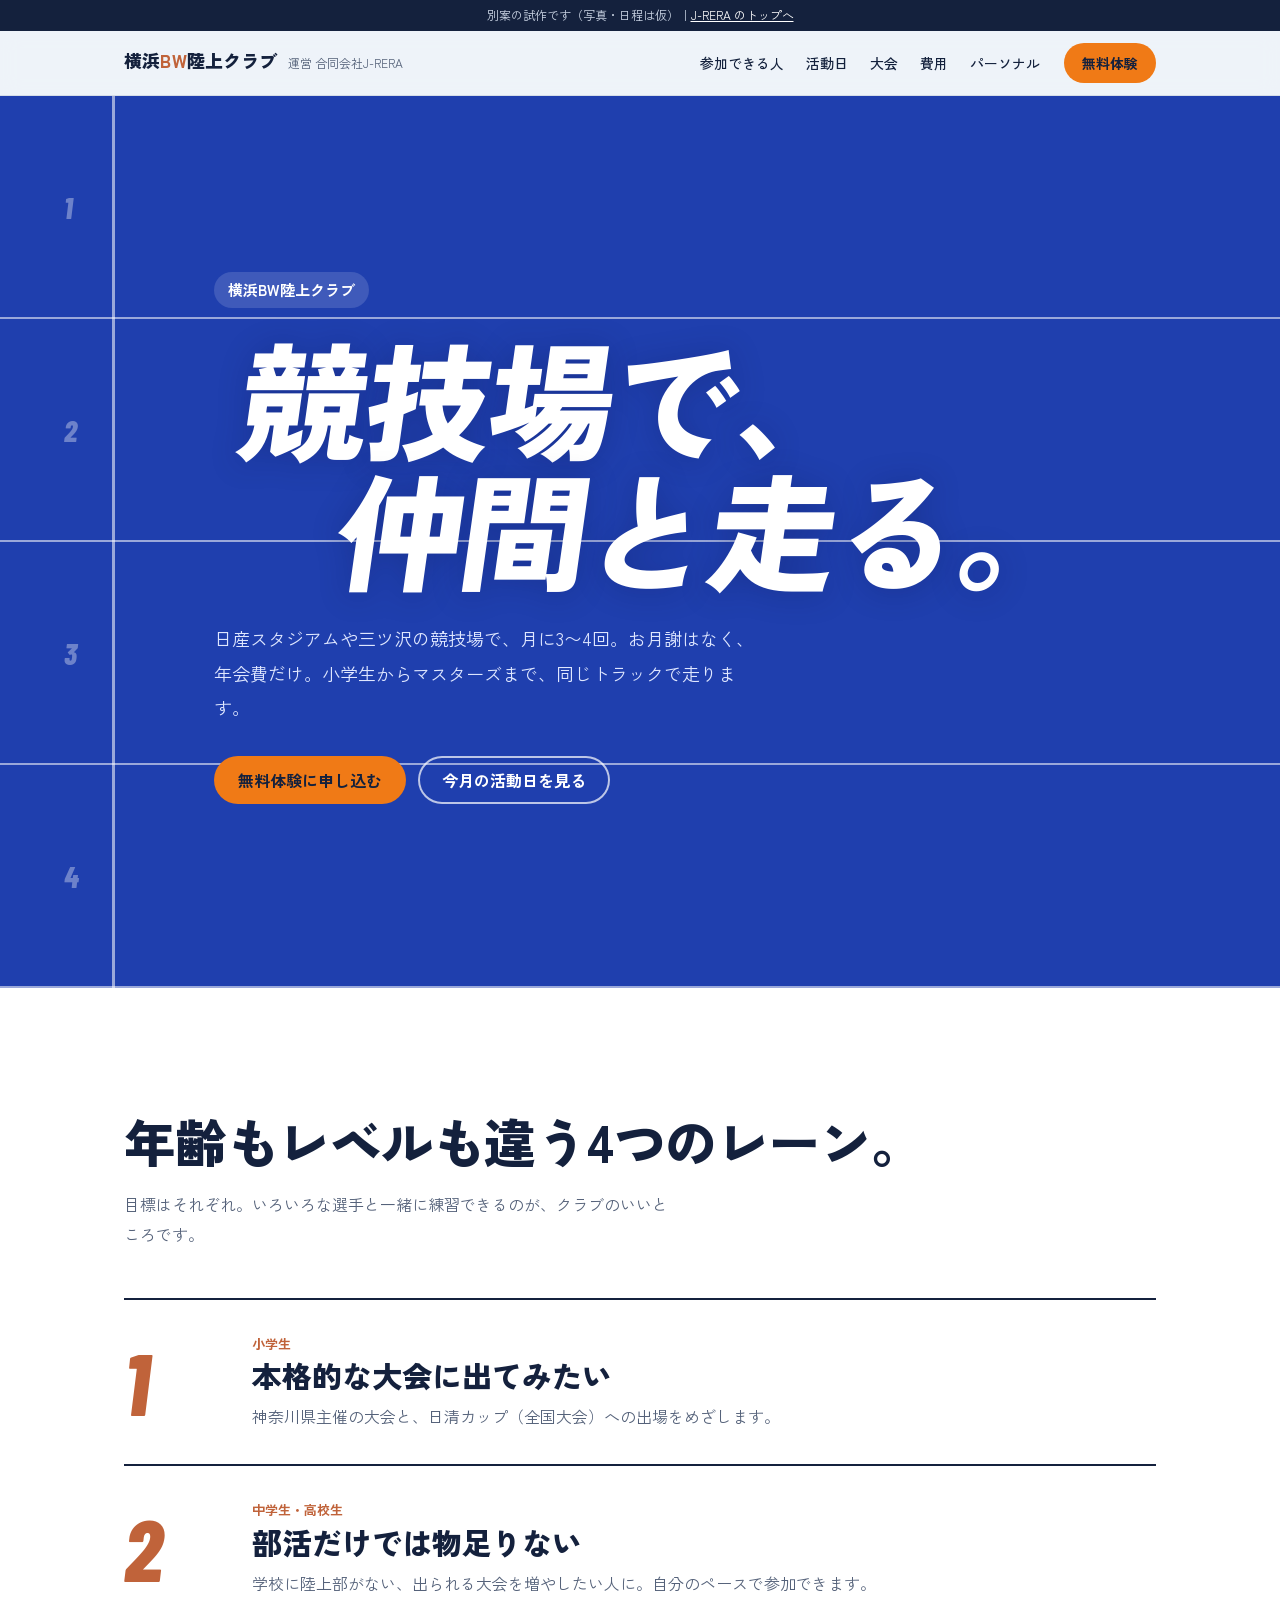
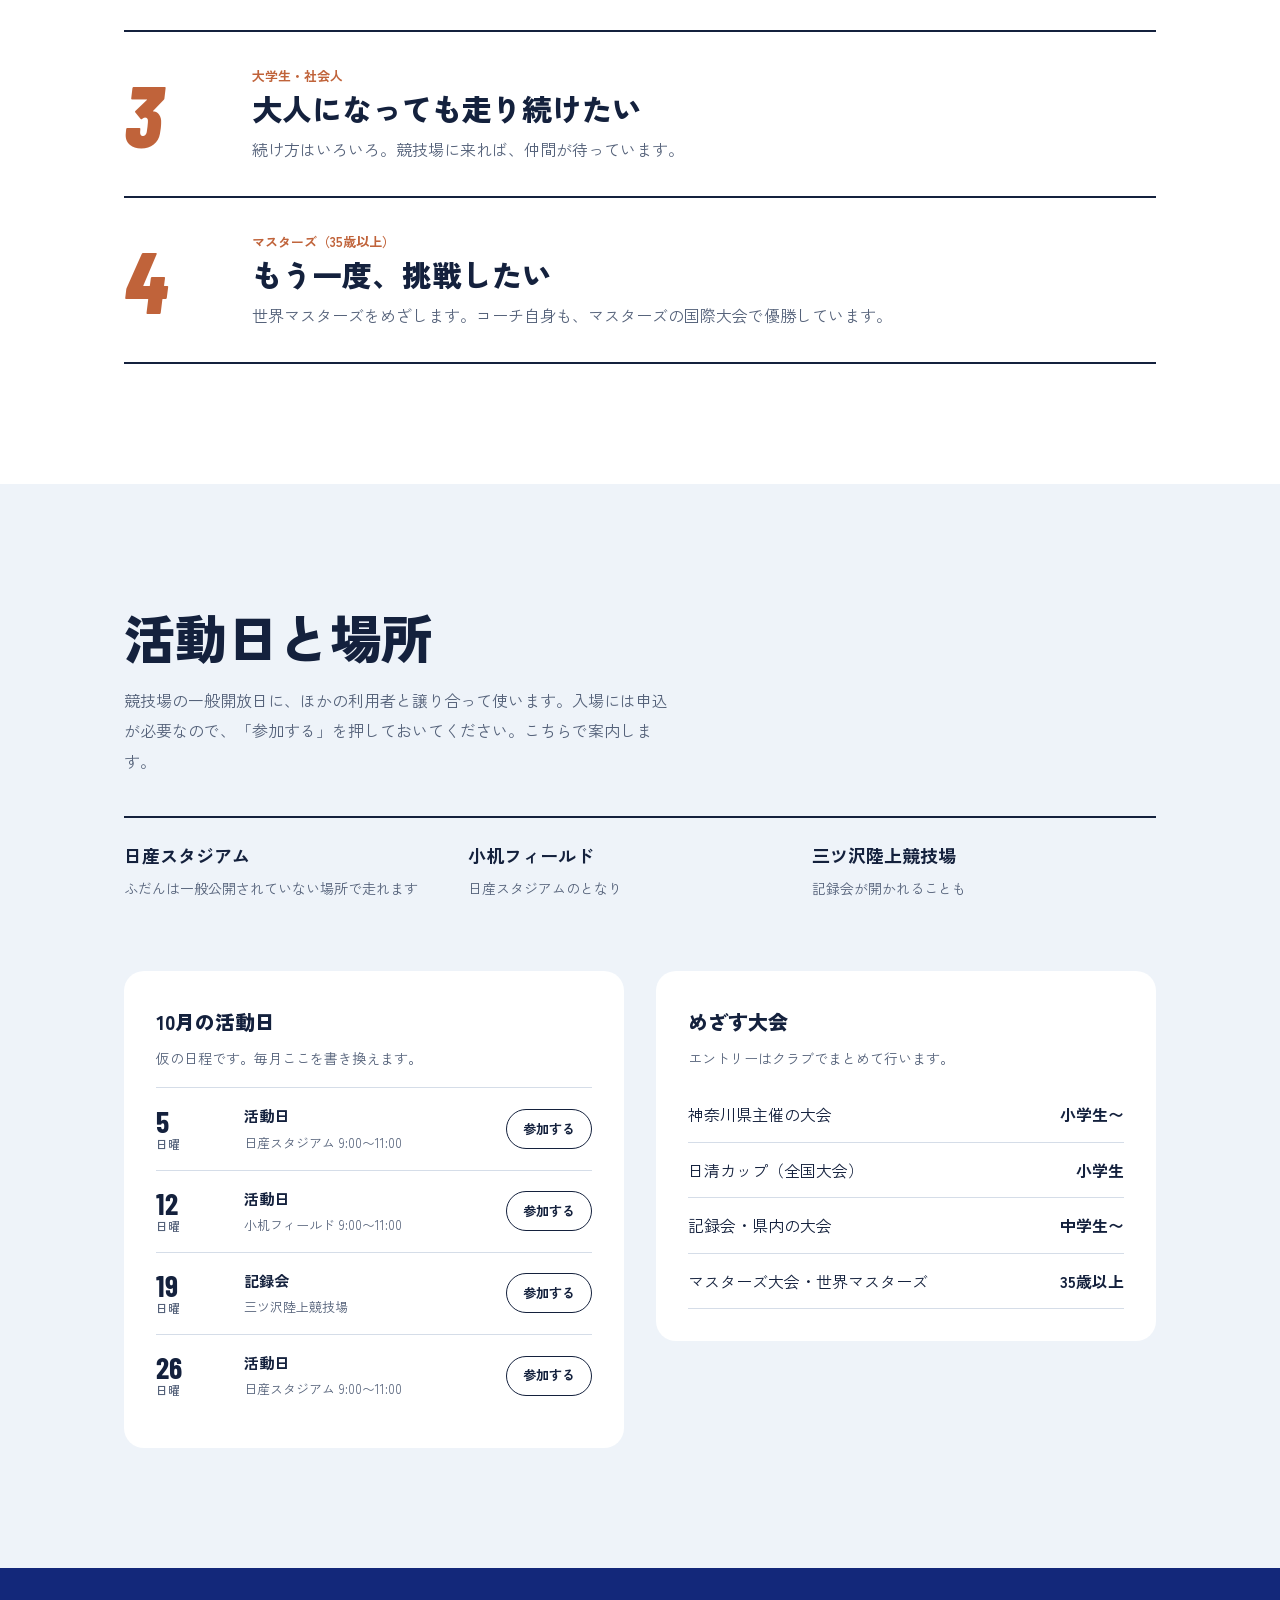
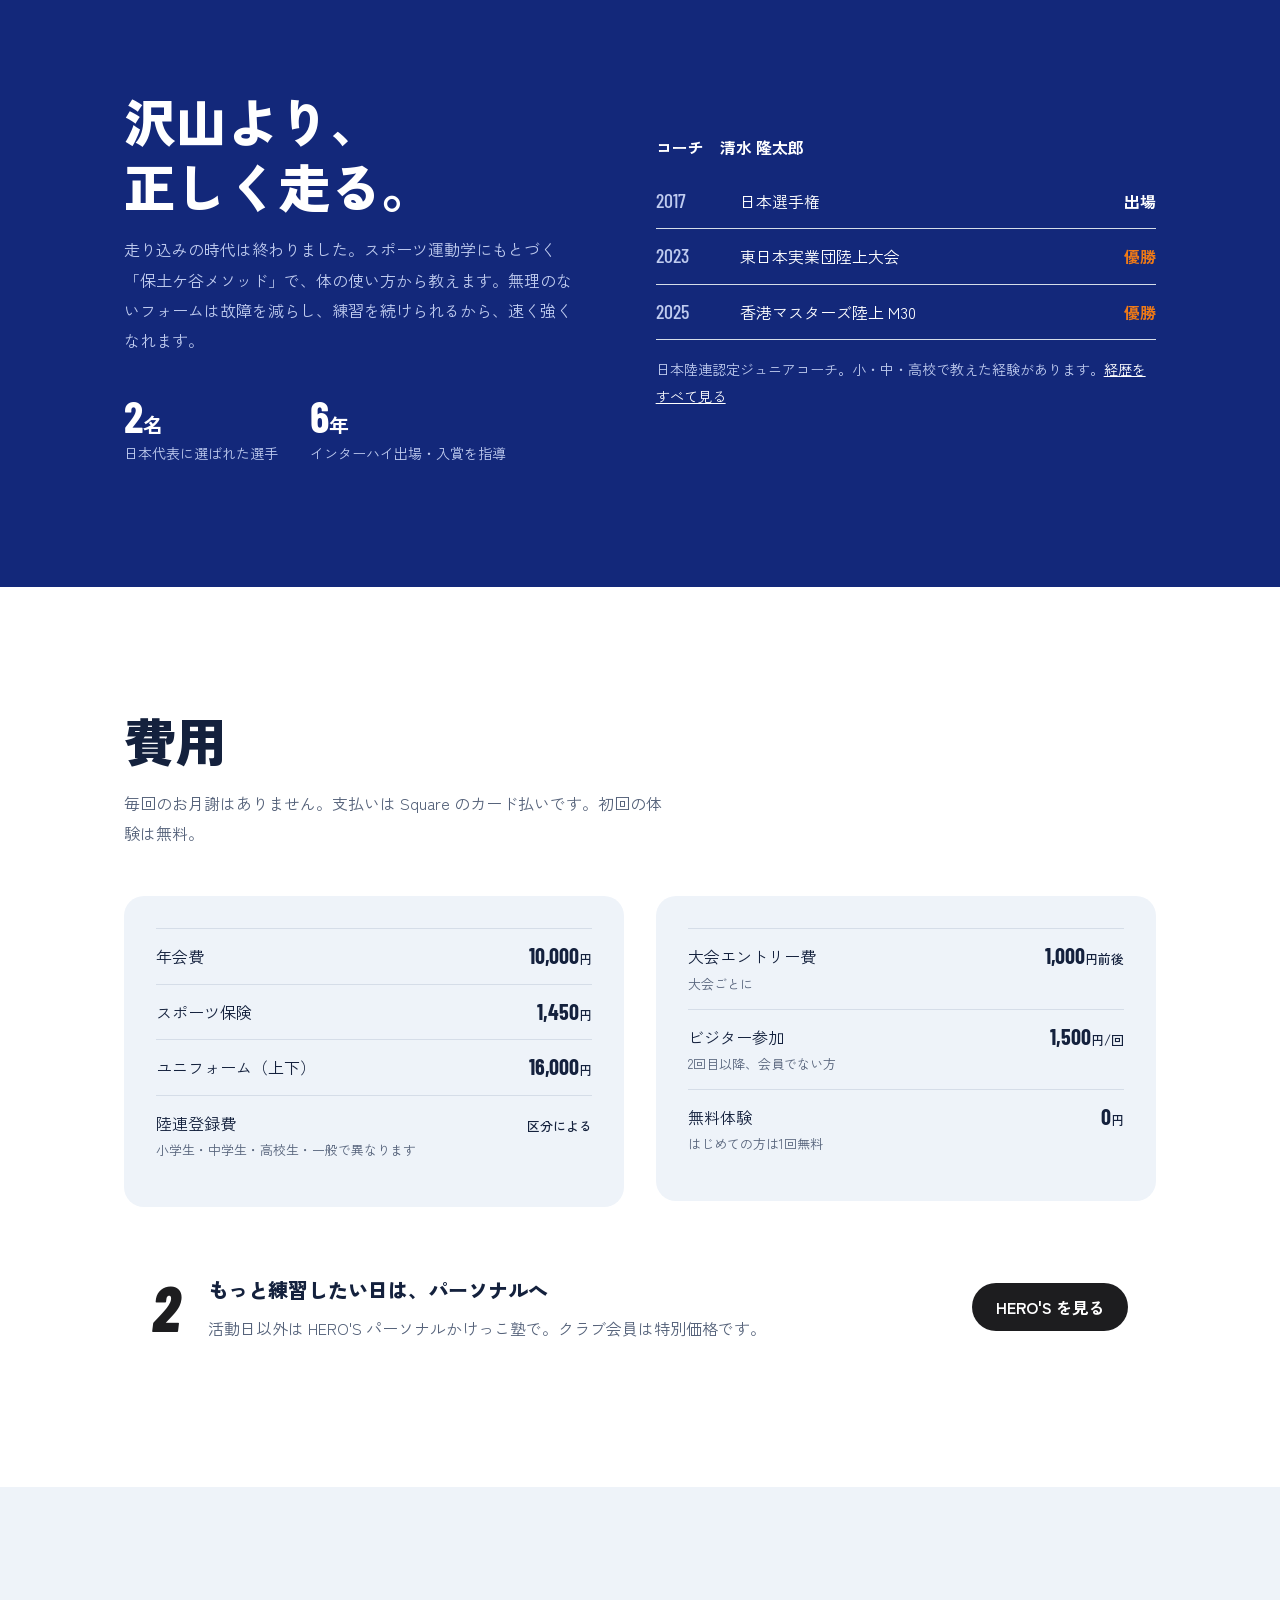
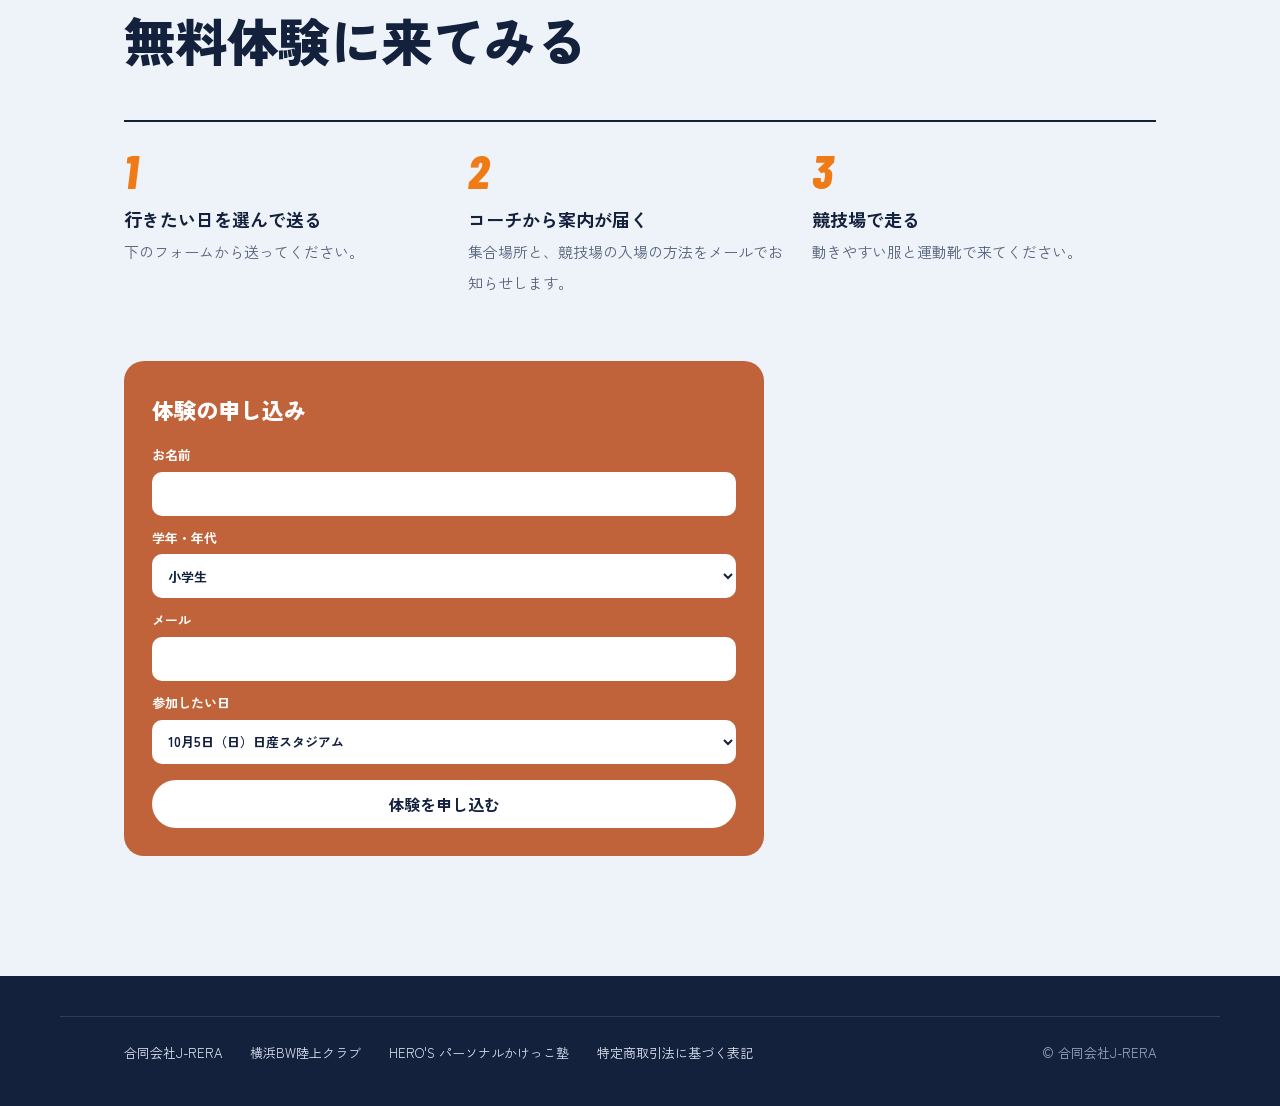
<file: concept/bw/index.html>
<!doctype html>
<html lang="ja">
<head>
<meta charset="utf-8">
<meta name="viewport" content="width=device-width, initial-scale=1">
<meta name="robots" content="noindex, nofollow">
<title>横浜BW陸上クラブ｜横浜の陸上クラブ（小学生〜マスターズ）</title>
<meta name="description" content="日産スタジアムや三ツ沢の競技場で、月3〜4回。お月謝なし、年会費10,000円。小学生からマスターズまで参加できる横浜の陸上クラブ。">
<link rel="preconnect" href="https://fonts.googleapis.com">
<link rel="preconnect" href="https://fonts.gstatic.com" crossorigin>
<link href="https://fonts.googleapis.com/css2?family=Barlow+Condensed:ital,wght@0,500;0,700;1,700;1,800&family=Zen+Kaku+Gothic+New:wght@400;500;700;900&display=swap" rel="stylesheet">
<link rel="stylesheet" href="../concept.css?v=2">
</head>
<body style="--c: var(--bw)">
<div class="mock">別案の試作です（写真・日程は仮）｜<a href="../">J-RERA のトップへ</a></div>

<header class="top"><div class="wrap">
  <a class="brand" href="#"><span class="jp">横浜<span>BW</span>陸上クラブ</span><small>運営 合同会社J-RERA</small></a>
  <nav aria-label="ページ内">
    <a href="#who">参加できる人</a><a href="#days">活動日</a><a href="#meets">大会</a><a href="#fee">費用</a><a href="../heros/">パーソナル</a>
  </nav>
  <a class="cta" href="#start">無料体験</a>
</div></header>

<main>
<section class="hero" aria-labelledby="hero-title">
  <div class="lanes" aria-hidden="true"><i style="top:12.5%">1</i><i style="top:37.5%">2</i><i style="top:62.5%">3</i><i style="top:87.5%">4</i></div>
  <div class="start" aria-hidden="true"></div>
  <div class="gust" aria-hidden="true"></div>
  <div class="wrap"><div class="inner">
    <span class="kicker">横浜BW陸上クラブ</span>
    <h1 id="hero-title">競技場で、<span class="line2">仲間と走る。</span></h1>
    <p>日産スタジアムや三ツ沢の競技場で、月に3〜4回。お月謝はなく、年会費だけ。小学生からマスターズまで、同じトラックで走ります。</p>
    <div class="actions">
      <a class="cta" href="#start">無料体験に申し込む</a>
      <a class="cta line" href="#days">今月の活動日を見る</a>
    </div>
  </div></div>
</section>

<section class="lanes-sec" id="who" aria-labelledby="who-title"><div class="wrap">
  <h2 id="who-title">年齢もレベルも違う4つのレーン。</h2>
  <p class="intro">目標はそれぞれ。いろいろな選手と一緒に練習できるのが、クラブのいいところです。</p>
  <div class="lane-list">
    <article class="lane">
      <span class="no" aria-hidden="true">1</span>
      <div><span class="kind">小学生</span><h3>本格的な大会に出てみたい</h3>
        <p>神奈川県主催の大会と、日清カップ（全国大会）への出場をめざします。</p></div>
    </article>
    <article class="lane">
      <span class="no" aria-hidden="true">2</span>
      <div><span class="kind">中学生・高校生</span><h3>部活だけでは物足りない</h3>
        <p>学校に陸上部がない、出られる大会を増やしたい人に。自分のペースで参加できます。</p></div>
    </article>
    <article class="lane">
      <span class="no" aria-hidden="true">3</span>
      <div><span class="kind">大学生・社会人</span><h3>大人になっても走り続けたい</h3>
        <p>続け方はいろいろ。競技場に来れば、仲間が待っています。</p></div>
    </article>
    <article class="lane">
      <span class="no" aria-hidden="true">4</span>
      <div><span class="kind">マスターズ（35歳以上）</span><h3>もう一度、挑戦したい</h3>
        <p>世界マスターズをめざします。コーチ自身も、マスターズの国際大会で優勝しています。</p></div>
    </article>
  </div>
</div></section>

<section class="plan" id="days" aria-labelledby="days-title"><div class="wrap">
  <h2 id="days-title">活動日と場所</h2>
  <p class="intro">競技場の一般開放日に、ほかの利用者と譲り合って使います。入場には申込が必要なので、「参加する」を押しておいてください。こちらで案内します。</p>
  <div class="venues">
    <div><b>日産スタジアム</b><span>ふだんは一般公開されていない場所で走れます</span></div>
    <div><b>小机フィールド</b><span>日産スタジアムのとなり</span></div>
    <div><b>三ツ沢陸上競技場</b><span>記録会が開かれることも</span></div>
  </div>
  <div class="cols">
    <div class="panel">
      <h3>10月の活動日</h3>
      <p class="sub">仮の日程です。毎月ここを書き換えます。</p>
      <ul class="days">
        <li><span class="d num">5<small>日曜</small></span><span class="w">活動日<small>日産スタジアム 9:00〜11:00</small></span><button class="join" aria-pressed="false">参加する</button></li>
        <li><span class="d num">12<small>日曜</small></span><span class="w">活動日<small>小机フィールド 9:00〜11:00</small></span><button class="join" aria-pressed="false">参加する</button></li>
        <li><span class="d num">19<small>日曜</small></span><span class="w">記録会<small>三ツ沢陸上競技場</small></span><button class="join" aria-pressed="false">参加する</button></li>
        <li><span class="d num">26<small>日曜</small></span><span class="w">活動日<small>日産スタジアム 9:00〜11:00</small></span><button class="join" aria-pressed="false">参加する</button></li>
      </ul>
    </div>
    <div class="panel" id="meets">
      <h3>めざす大会</h3>
      <p class="sub">エントリーはクラブでまとめて行います。</p>
      <table class="results">
        <tbody>
          <tr><td>神奈川県主催の大会</td><td class="r">小学生〜</td></tr>
          <tr><td>日清カップ（全国大会）</td><td class="r">小学生</td></tr>
          <tr><td>記録会・県内の大会</td><td class="r">中学生〜</td></tr>
          <tr><td>マスターズ大会・世界マスターズ</td><td class="r">35歳以上</td></tr>
        </tbody>
      </table>
    </div>
  </div>
</div></section>

<section class="method" aria-labelledby="method-title"><div class="wrap"><div class="cols">
  <div>
    <h2 id="method-title">沢山より、<br>正しく走る。</h2>
    <p class="intro">走り込みの時代は終わりました。スポーツ運動学にもとづく「保土ケ谷メソッド」で、体の使い方から教えます。無理のないフォームは故障を減らし、練習を続けられるから、速く強くなれます。</p>
    <div class="facts">
      <div><b>2<small style="font-size:20px">名</small></b>日本代表に選ばれた選手</div>
      <div><b>6<small style="font-size:20px">年</small></b>インターハイ出場・入賞を指導</div>
    </div>
  </div>
  <div>
    <table class="results" style="color:#fff">
      <caption style="color:#fff">コーチ　清水 隆太郎</caption>
      <tbody>
        <tr><td class="y" style="color:#bfcbef">2017</td><td>日本選手権</td><td class="r">出場</td></tr>
        <tr class="gold"><td class="y" style="color:#bfcbef">2023</td><td>東日本実業団陸上大会</td><td class="r">優勝</td></tr>
        <tr class="gold"><td class="y" style="color:#bfcbef">2025</td><td>香港マスターズ陸上 M30</td><td class="r">優勝</td></tr>
      </tbody>
    </table>
    <p style="color:#bfcbef;font-size:14px;margin-top:16px">日本陸連認定ジュニアコーチ。小・中・高校で教えた経験があります。<a href="../#coach" style="color:#fff">経歴をすべて見る</a></p>
  </div>
</div></div></section>

<section class="plan" id="fee" aria-labelledby="fee-title" style="background:var(--paper)"><div class="wrap">
  <h2 id="fee-title">費用</h2>
  <p class="intro">毎回のお月謝はありません。支払いは Square のカード払いです。初回の体験は無料。</p>
  <div class="cols">
    <div class="panel" style="background:var(--sky)">
      <dl class="price">
        <div><dt>年会費</dt><dd>10,000<small>円</small></dd></div>
        <div><dt>スポーツ保険</dt><dd>1,450<small>円</small></dd></div>
        <div><dt>ユニフォーム（上下）</dt><dd>16,000<small>円</small></dd></div>
        <div><dt>陸連登録費<small>小学生・中学生・高校生・一般で異なります</small></dt><dd><small>区分による</small></dd></div>
      </dl>
    </div>
    <div class="panel" style="background:var(--sky)">
      <dl class="price">
        <div><dt>大会エントリー費<small>大会ごとに</small></dt><dd>1,000<small>円前後</small></dd></div>
        <div><dt>ビジター参加<small>2回目以降、会員でない方</small></dt><dd>1,500<small>円/回</small></dd></div>
        <div><dt>無料体験<small>はじめての方は1回無料</small></dt><dd>0<small>円</small></dd></div>
      </dl>
    </div>
  </div>
  <div class="cross" style="--c: var(--heros)">
    <span class="no" aria-hidden="true">2</span>
    <div><h3>もっと練習したい日は、パーソナルへ</h3><p>活動日以外は HERO'S パーソナルかけっこ塾で。クラブ会員は特別価格です。</p></div>
    <a class="cta" href="../heros/">HERO'S を見る</a>
  </div>
</div></section>

<section class="start-sec" id="start" aria-labelledby="start-title" style="background:var(--sky)"><div class="wrap">
  <h2 id="start-title">無料体験に来てみる</h2>
  <ol class="steps">
    <li><b>行きたい日を選んで送る</b><span>下のフォームから送ってください。</span></li>
    <li><b>コーチから案内が届く</b><span>集合場所と、競技場の入場の方法をメールでお知らせします。</span></li>
    <li><b>競技場で走る</b><span>動きやすい服と運動靴で来てください。</span></li>
  </ol>
  <div class="doors" style="grid-template-columns:1fr">
    <div class="door" style="--c: var(--bw); max-width:640px">
      <h3>体験の申し込み</h3>
      <form id="trial">
        <label>お名前<input name="n" required autocomplete="name"></label>
        <label>学年・年代<select name="g"><option>小学生</option><option>中学生</option><option>高校生</option><option>大学生・社会人</option><option>マスターズ</option></select></label>
        <label>メール<input name="m" type="email" required autocomplete="email"></label>
        <label>参加したい日<select name="d"><option>10月5日（日）日産スタジアム</option><option>10月12日（日）小机フィールド</option><option>10月26日（日）日産スタジアム</option></select></label>
        <button class="cta" style="margin-top:6px">体験を申し込む</button>
        <p class="done" id="trialDone" role="status">申し込みを受け付けました（試作なので送信はしていません）。本番では、コーチから入場の案内がメールで届きます。</p>
      </form>
    </div>
  </div>
</div></section>
</main>

<footer style="padding-top:40px"><div class="wrap">
  <a href="../">合同会社J-RERA</a><a href="./">横浜BW陸上クラブ</a><a href="../heros/">HERO'S パーソナルかけっこ塾</a><a href="#">特定商取引法に基づく表記</a>
  <span class="copy">© 合同会社J-RERA</span>
</div></footer>
<script src="../concept.js?v=2"></script>
</body>
</html>
</file>
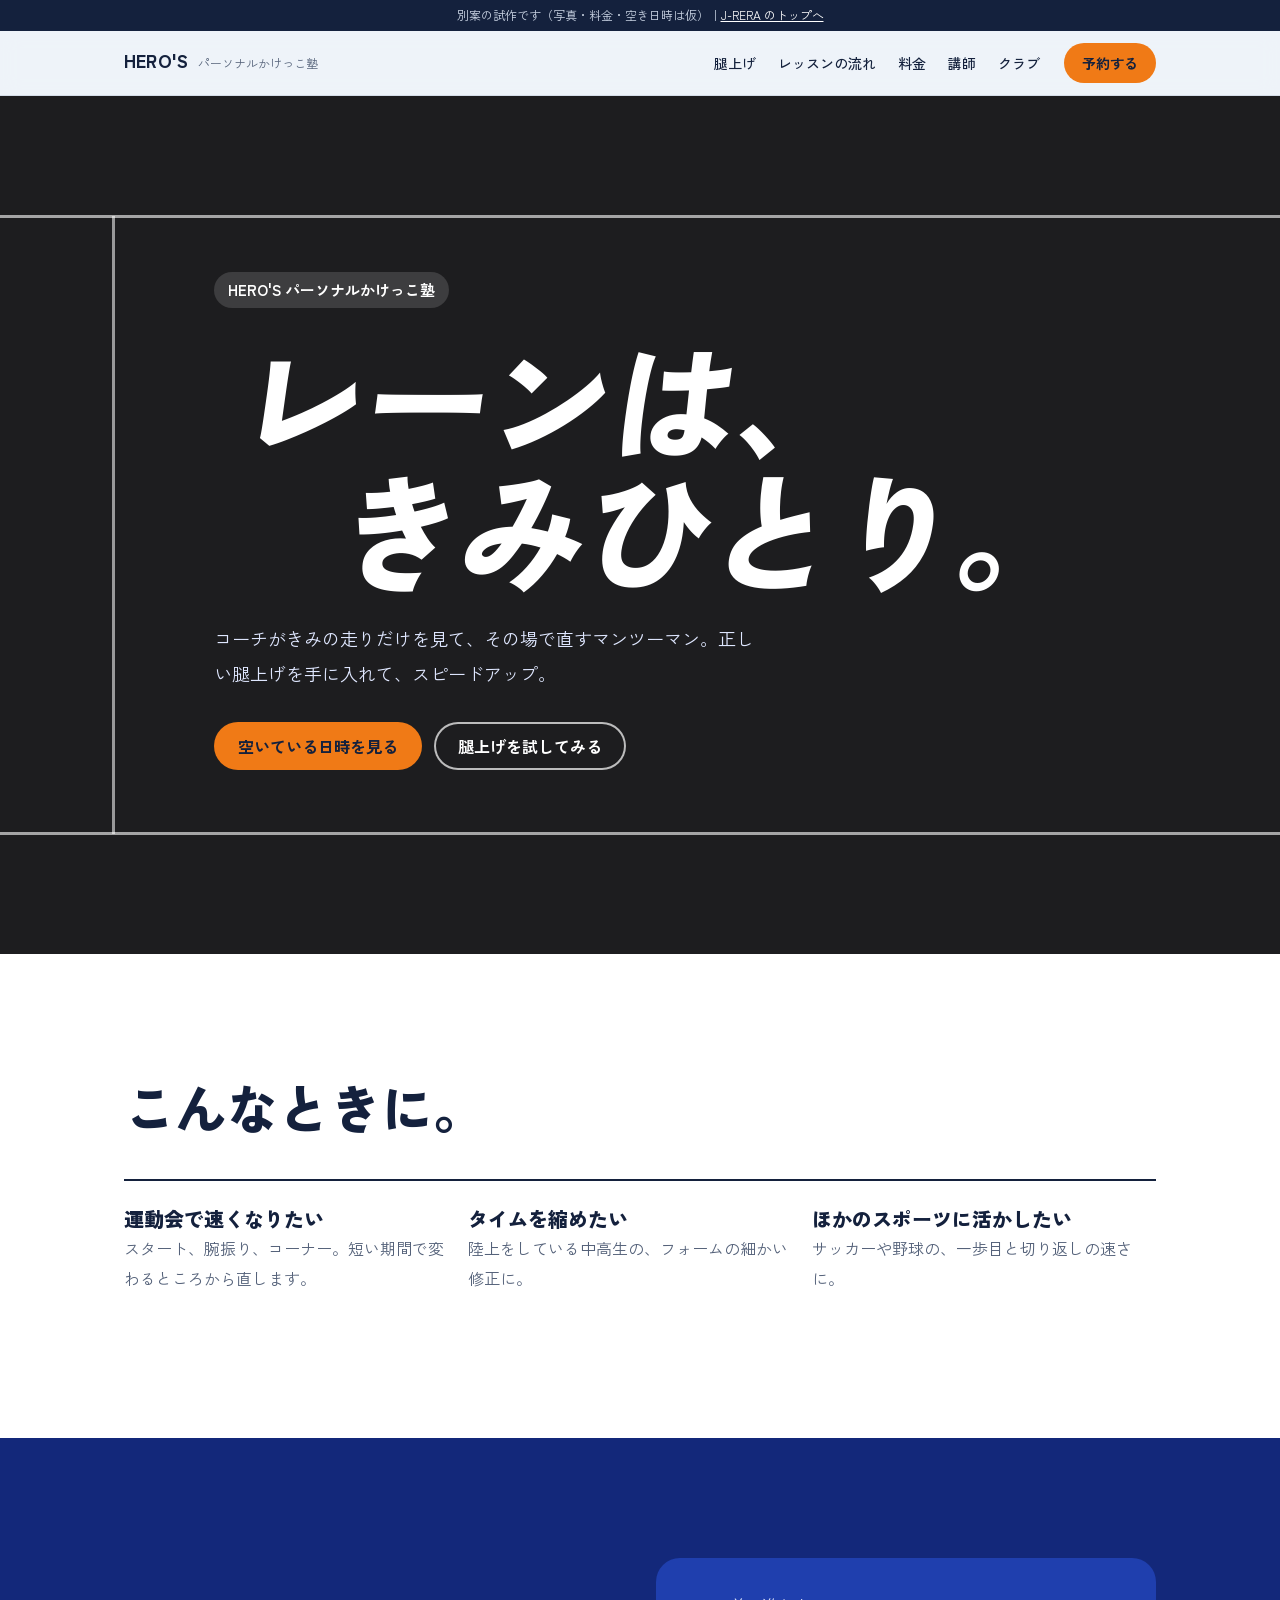
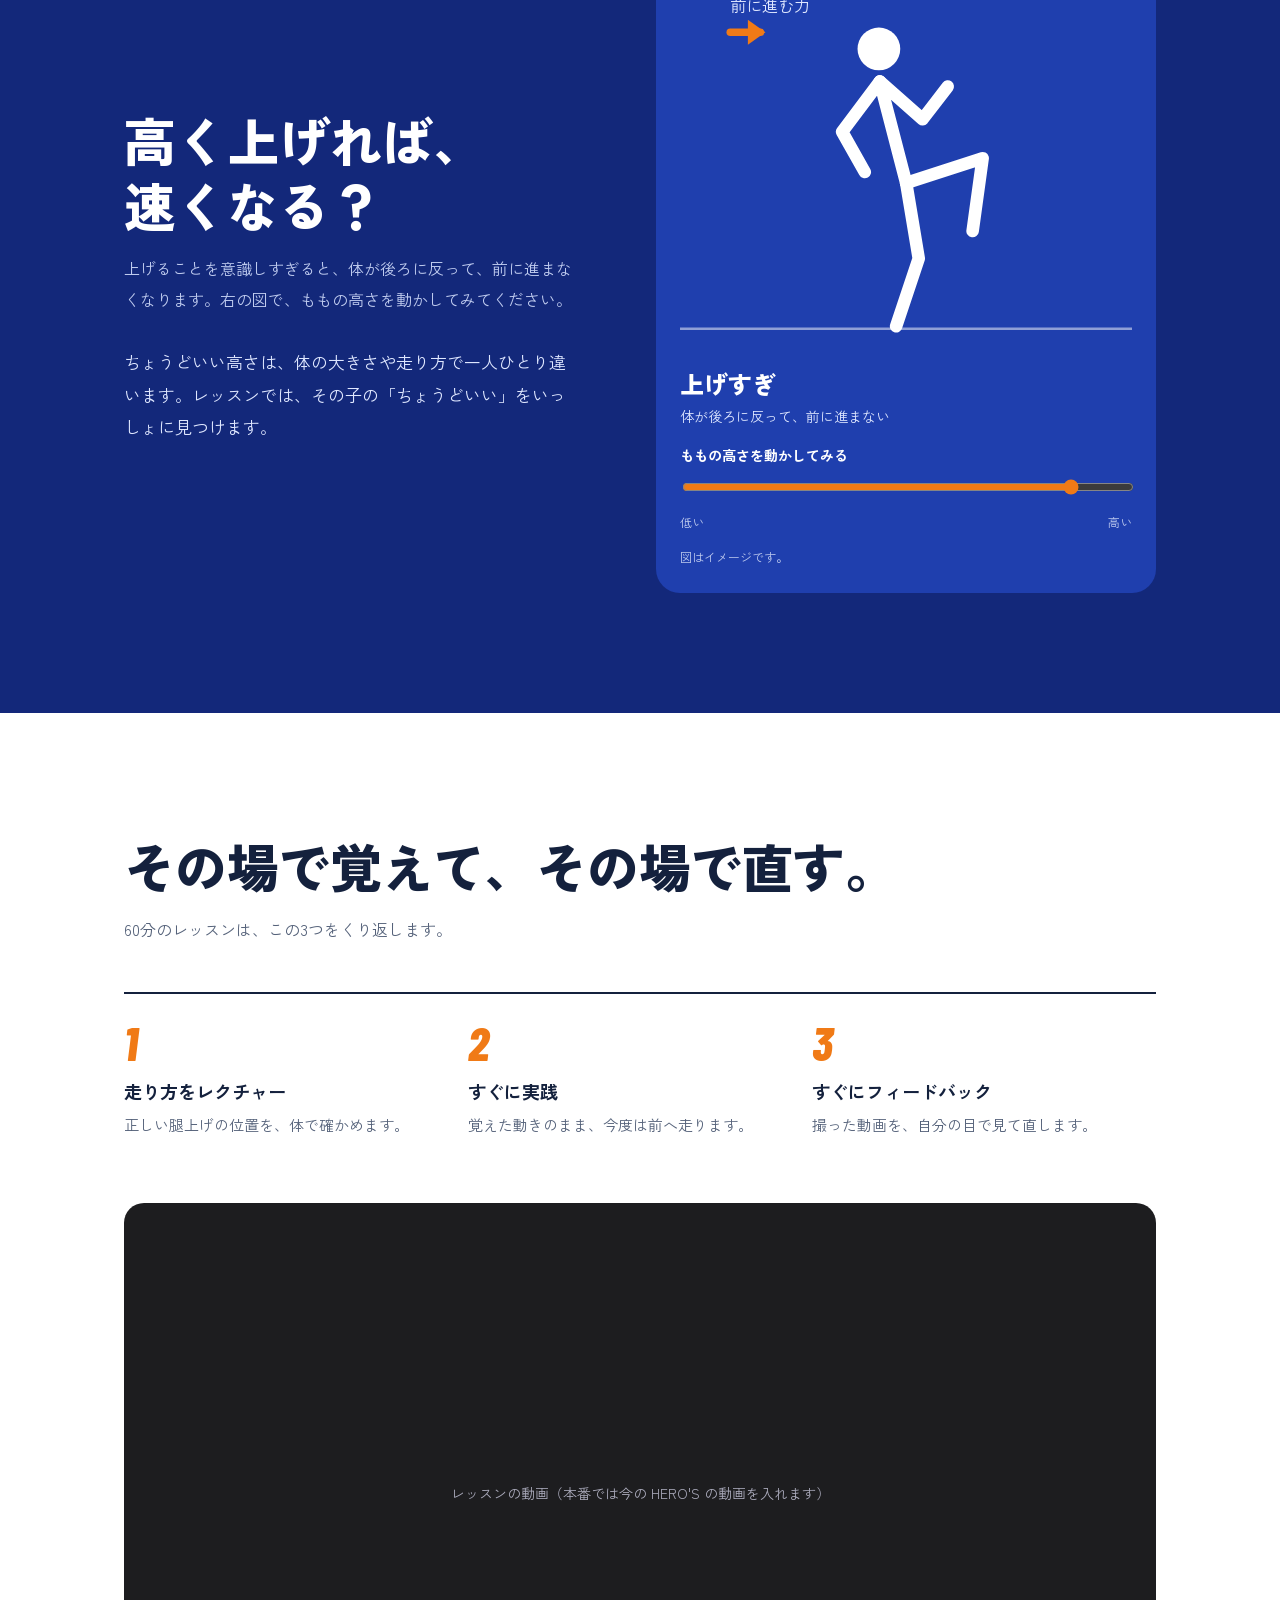
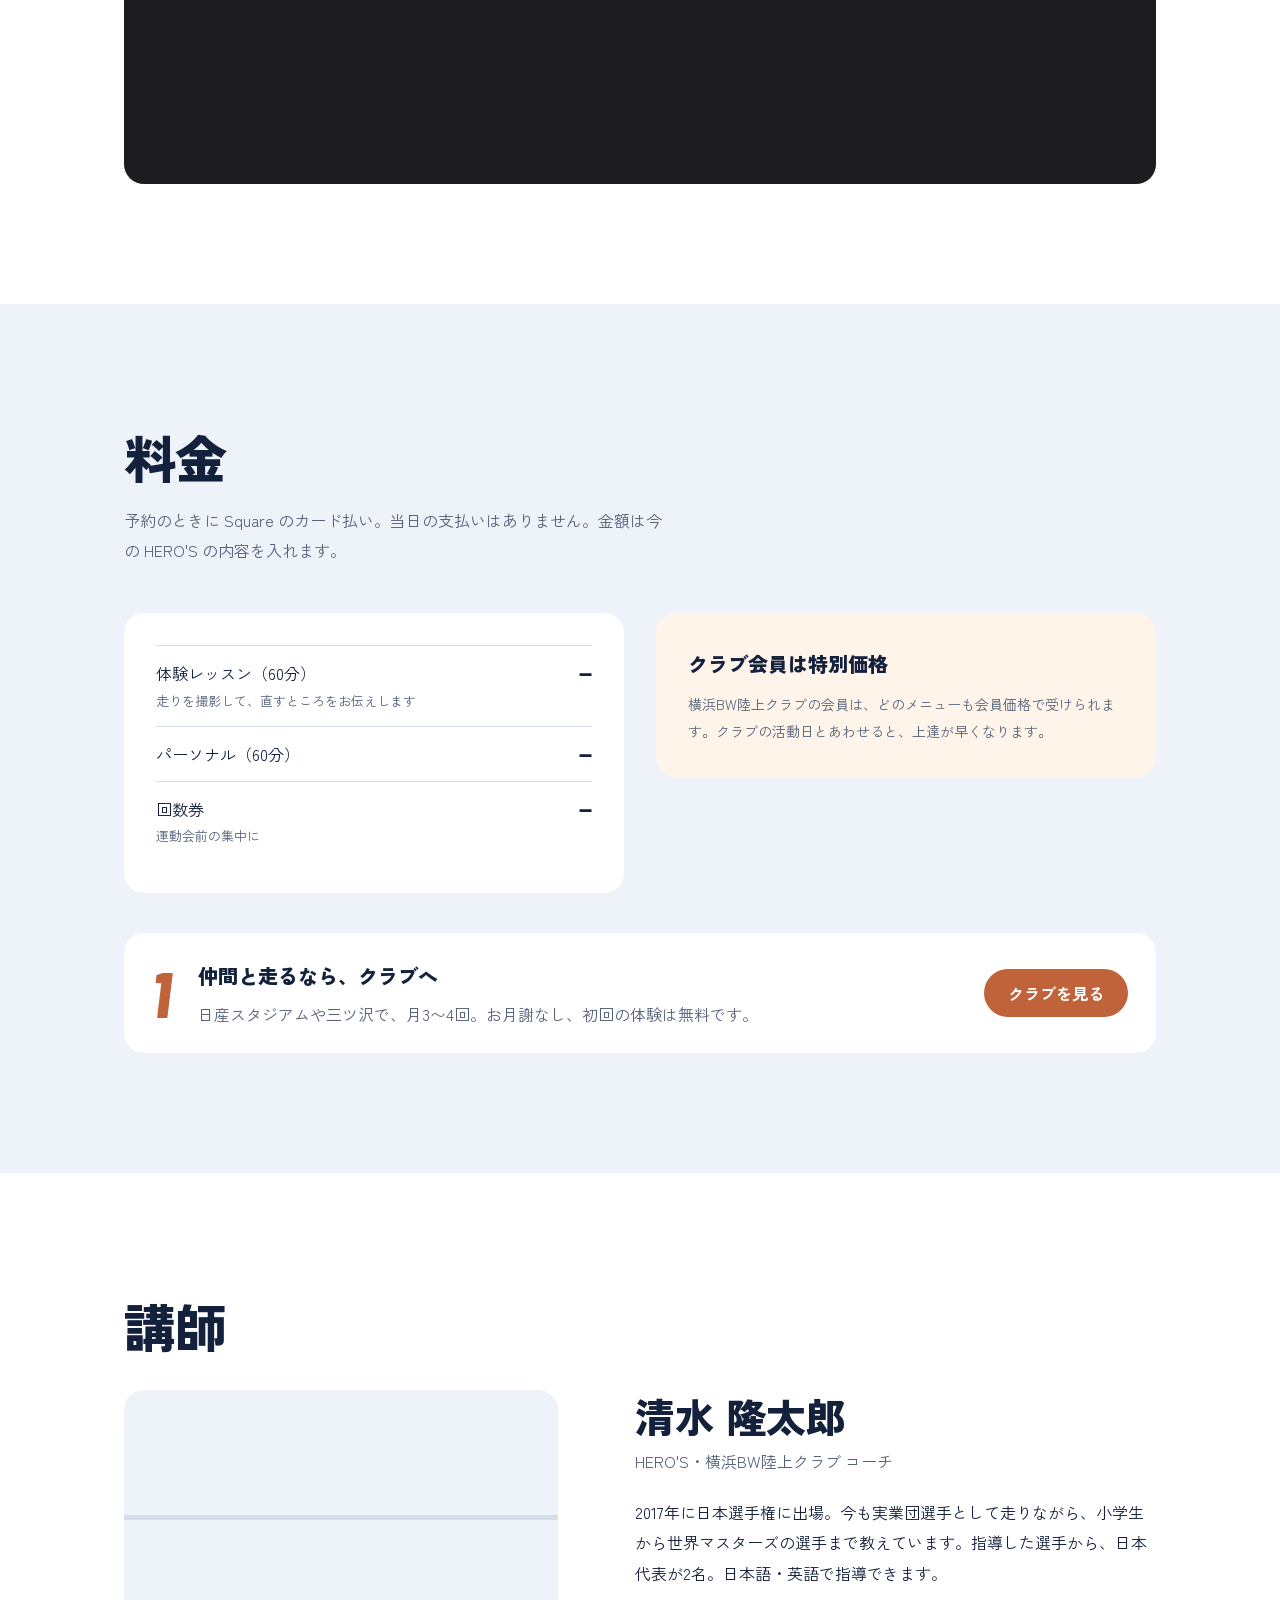
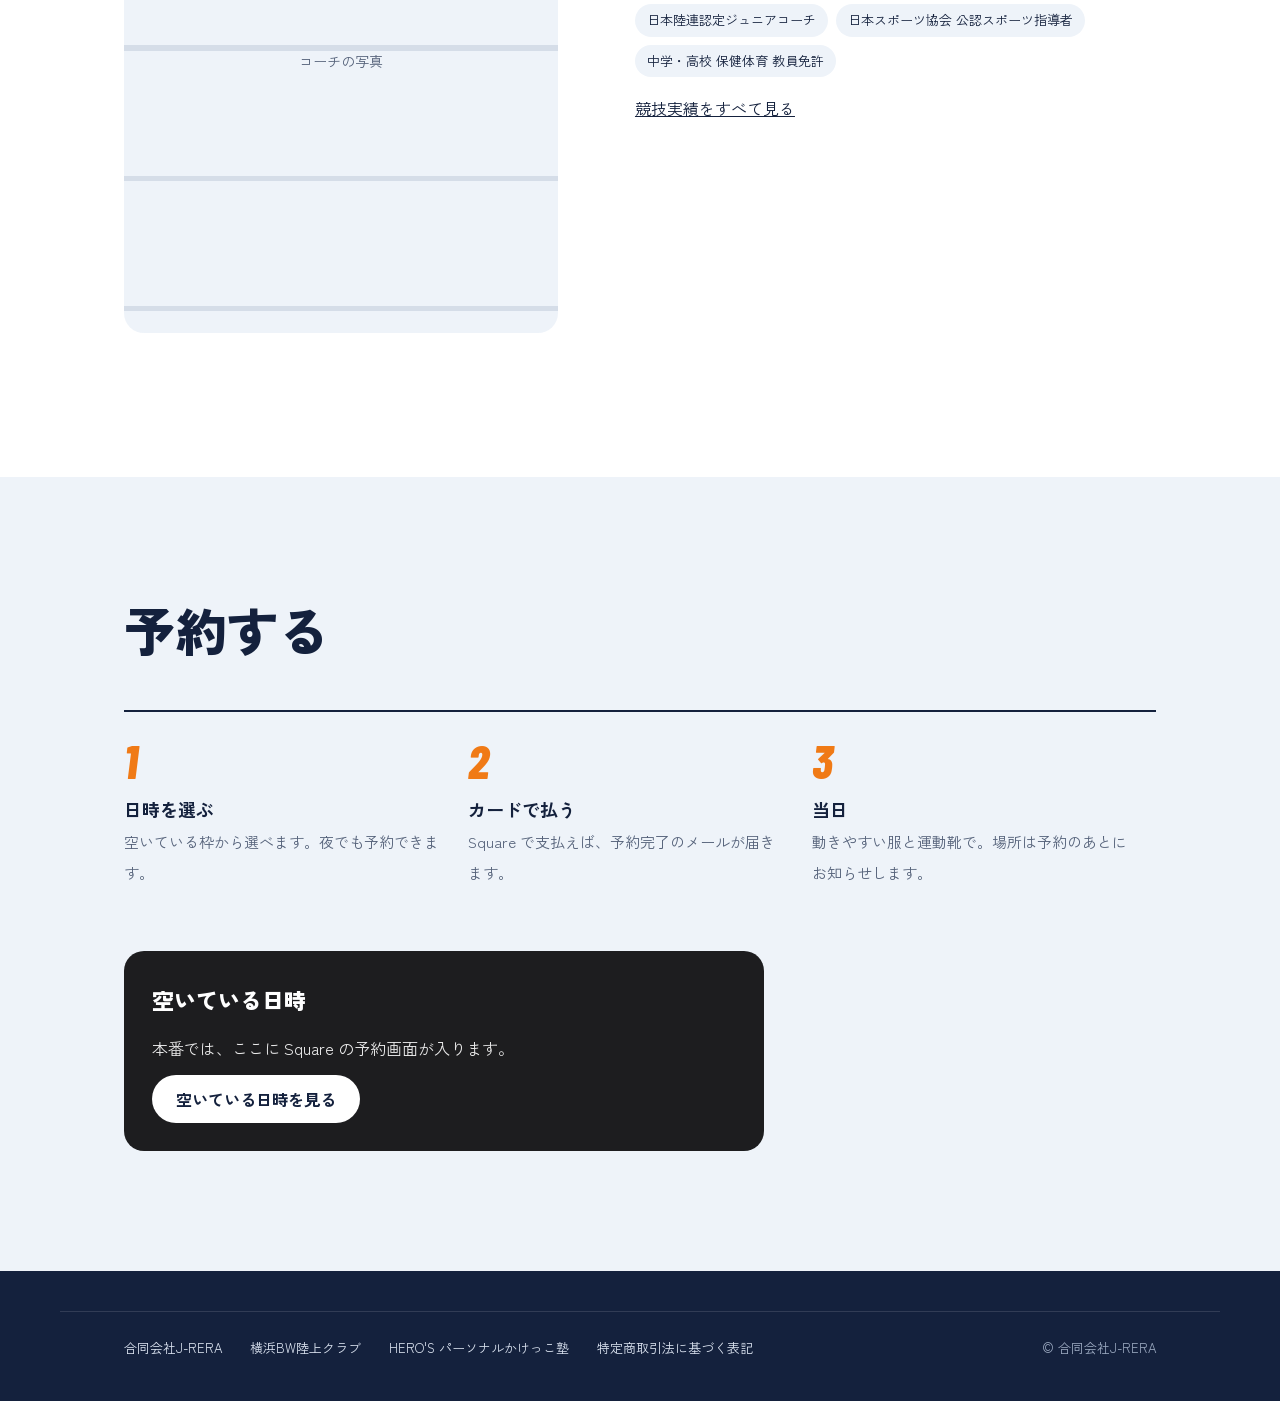
<file: concept/heros/index.html>
<!doctype html>
<html lang="ja">
<head>
<meta charset="utf-8">
<meta name="viewport" content="width=device-width, initial-scale=1">
<meta name="robots" content="noindex, nofollow">
<title>HERO'S パーソナルかけっこ塾｜横浜のかけっこ・短距離マンツーマンレッスン</title>
<meta name="description" content="その場で撮って、その場で直す。正しい腿上げでスピードアップ。横浜のかけっこ・短距離パーソナルレッスン。スマホで予約・カード払い。">
<link rel="preconnect" href="https://fonts.googleapis.com">
<link rel="preconnect" href="https://fonts.gstatic.com" crossorigin>
<link href="https://fonts.googleapis.com/css2?family=Barlow+Condensed:ital,wght@0,500;0,700;1,700;1,800&family=Zen+Kaku+Gothic+New:wght@400;500;700;900&display=swap" rel="stylesheet">
<link rel="stylesheet" href="../concept.css?v=2">
</head>
<body style="--c: var(--heros)">
<div class="mock">別案の試作です（写真・料金・空き日時は仮）｜<a href="../">J-RERA のトップへ</a></div>

<header class="top"><div class="wrap">
  <a class="brand" href="#"><span class="jp">HERO'S</span><small>パーソナルかけっこ塾</small></a>
  <nav aria-label="ページ内">
    <a href="#lab">腿上げ</a><a href="#flow">レッスンの流れ</a><a href="#fee">料金</a><a href="#coach">講師</a><a href="../bw/">クラブ</a>
  </nav>
  <a class="cta" href="#book">予約する</a>
</div></header>

<main>
<section class="hero solo" aria-labelledby="hero-title">
  <div class="lanes" aria-hidden="true"></div>
  <div class="start" aria-hidden="true"></div>
  <div class="gust" aria-hidden="true"></div>
  <div class="wrap"><div class="inner">
    <span class="kicker">HERO'S パーソナルかけっこ塾</span>
    <h1 id="hero-title">レーンは、<span class="line2">きみひとり。</span></h1>
    <p>コーチがきみの走りだけを見て、その場で直すマンツーマン。正しい腿上げを手に入れて、スピードアップ。</p>
    <div class="actions">
      <a class="cta" href="#book">空いている日時を見る</a>
      <a class="cta line" href="#lab">腿上げを試してみる</a>
    </div>
  </div></div>
</section>

<section class="lanes-sec" aria-labelledby="want-title"><div class="wrap">
  <h2 id="want-title">こんなときに。</h2>
  <div class="wants">
    <div><b>運動会で速くなりたい</b><span>スタート、腕振り、コーナー。短い期間で変わるところから直します。</span></div>
    <div><b>タイムを縮めたい</b><span>陸上をしている中高生の、フォームの細かい修正に。</span></div>
    <div><b>ほかのスポーツに活かしたい</b><span>サッカーや野球の、一歩目と切り返しの速さに。</span></div>
  </div>
</div></section>

<section class="method" id="lab" aria-labelledby="method-title"><div class="wrap"><div class="cols">
  <div>
    <h2 id="method-title">高く上げれば、<br>速くなる？</h2>
    <p class="intro">上げることを意識しすぎると、体が後ろに反って、前に進まなくなります。右の図で、ももの高さを動かしてみてください。</p>
    <blockquote>ちょうどいい高さは、体の大きさや走り方で一人ひとり違います。レッスンでは、その子の「ちょうどいい」をいっしょに見つけます。</blockquote>
  </div>
  <div class="lab">
    <svg viewBox="0 0 360 300" role="img" aria-labelledby="lab-title">
      <title id="lab-title">ももを上げる角度と、体の傾き・前に進む力の関係</title>
      <line x1="0" y1="276" x2="360" y2="276" stroke="rgba(255,255,255,.5)" stroke-width="2"/>
      <g><line id="arrowLine" x1="40" y1="40" x2="200" y2="40" stroke="#f07a16" stroke-width="6" stroke-linecap="round"/>
        <path id="arrowHead" d="M0 0" fill="#f07a16"/>
        <text x="40" y="24" fill="#dfe7ff" font-size="13" font-family="Zen Kaku Gothic New, sans-serif">前に進む力</text></g>
      <g fill="none" stroke="#fff" stroke-width="10" stroke-linecap="round" stroke-linejoin="round">
        <polyline points="180,160 190,220 172,274"/>
        <polyline id="backArm"/>
        <line id="torso"/>
        <polyline id="frontLeg"/>
        <polyline id="frontArm"/>
      </g>
      <circle id="head" r="17" fill="#fff"/>
    </svg>
    <div class="verdict"><b id="verdict">上げすぎ</b><span id="verdictNote">体が後ろに反って、前に進まない</span></div>
    <label for="angle" class="scale" style="display:block;color:#fff;font-weight:700;font-size:14px">ももの高さを動かしてみる</label>
    <input type="range" id="angle" min="25" max="120" value="108" aria-describedby="verdict">
    <div class="scale"><span>低い</span><span>高い</span></div>
    <p class="note">図はイメージです。</p>
  </div>
</div></div></section>

<section class="start-sec" id="flow" aria-labelledby="flow-title"><div class="wrap">
  <h2 id="flow-title">その場で覚えて、その場で直す。</h2>
  <p class="intro">60分のレッスンは、この3つをくり返します。</p>
  <ol class="steps">
    <li><b>走り方をレクチャー</b><span>正しい腿上げの位置を、体で確かめます。</span></li>
    <li><b>すぐに実践</b><span>覚えた動きのまま、今度は前へ走ります。</span></li>
    <li><b>すぐにフィードバック</b><span>撮った動画を、自分の目で見て直します。</span></li>
  </ol>
  <div class="video">レッスンの動画（本番では今の HERO'S の動画を入れます）</div>
</div></section>

<section class="plan" id="fee" aria-labelledby="fee-title"><div class="wrap">
  <h2 id="fee-title">料金</h2>
  <p class="intro">予約のときに Square のカード払い。当日の支払いはありません。金額は今の HERO'S の内容を入れます。</p>
  <div class="cols">
    <div class="panel">
      <dl class="price">
        <div><dt>体験レッスン（60分）<small>走りを撮影して、直すところをお伝えします</small></dt><dd>—</dd></div>
        <div><dt>パーソナル（60分）</dt><dd>—</dd></div>
        <div><dt>回数券<small>運動会前の集中に</small></dt><dd>—</dd></div>
      </dl>
    </div>
    <div class="panel" style="background:#fff4ea">
      <h3>クラブ会員は特別価格</h3>
      <p class="sub" style="margin:8px 0 0">横浜BW陸上クラブの会員は、どのメニューも会員価格で受けられます。クラブの活動日とあわせると、上達が早くなります。</p>
    </div>
  </div>
  <div class="cross" style="--c: var(--bw)">
    <span class="no" aria-hidden="true">1</span>
    <div><h3>仲間と走るなら、クラブへ</h3><p>日産スタジアムや三ツ沢で、月3〜4回。お月謝なし、初回の体験は無料です。</p></div>
    <a class="cta" href="../bw/">クラブを見る</a>
  </div>
</div></section>

<section class="coach" id="coach" aria-labelledby="coach-title"><div class="wrap">
  <h2 id="coach-title">講師</h2>
  <div class="cols" style="margin-top:32px">
    <div>
      <div class="photo">コーチの写真</div>
    </div>
    <div>
      <p class="name">清水 隆太郎</p>
      <p class="role">HERO'S・横浜BW陸上クラブ コーチ</p>
      <p>2017年に日本選手権に出場。今も実業団選手として走りながら、小学生から世界マスターズの選手まで教えています。指導した選手から、日本代表が2名。日本語・英語で指導できます。</p>
      <ul class="creds"><li>日本陸連認定ジュニアコーチ</li><li>日本スポーツ協会 公認スポーツ指導者</li><li>中学・高校 保健体育 教員免許</li></ul>
      <p style="margin-top:16px"><a href="../#coach">競技実績をすべて見る</a></p>
    </div>
  </div>
</div></section>

<section class="start-sec" id="book" aria-labelledby="book-title" style="background:var(--sky)"><div class="wrap">
  <h2 id="book-title">予約する</h2>
  <ol class="steps">
    <li><b>日時を選ぶ</b><span>空いている枠から選べます。夜でも予約できます。</span></li>
    <li><b>カードで払う</b><span>Square で支払えば、予約完了のメールが届きます。</span></li>
    <li><b>当日</b><span>動きやすい服と運動靴で。場所は予約のあとにお知らせします。</span></li>
  </ol>
  <div class="doors" style="grid-template-columns:1fr">
    <div class="door" style="--c: var(--heros); max-width:640px">
      <h3>空いている日時</h3>
      <p>本番では、ここに Square の予約画面が入ります。</p>
      <a class="cta" href="#" id="book-btn">空いている日時を見る</a>
    </div>
  </div>
</div></section>
</main>

<footer style="padding-top:40px"><div class="wrap">
  <a href="../">合同会社J-RERA</a><a href="../bw/">横浜BW陸上クラブ</a><a href="./">HERO'S パーソナルかけっこ塾</a><a href="#">特定商取引法に基づく表記</a>
  <span class="copy">© 合同会社J-RERA</span>
</div></footer>
<script src="../concept.js?v=2"></script>
<script>
document.getElementById('book-btn').addEventListener('click', e => { e.preventDefault(); alert('試作です。本番では Square の予約画面が開きます。'); });
</script>
</body>
</html>
</file>
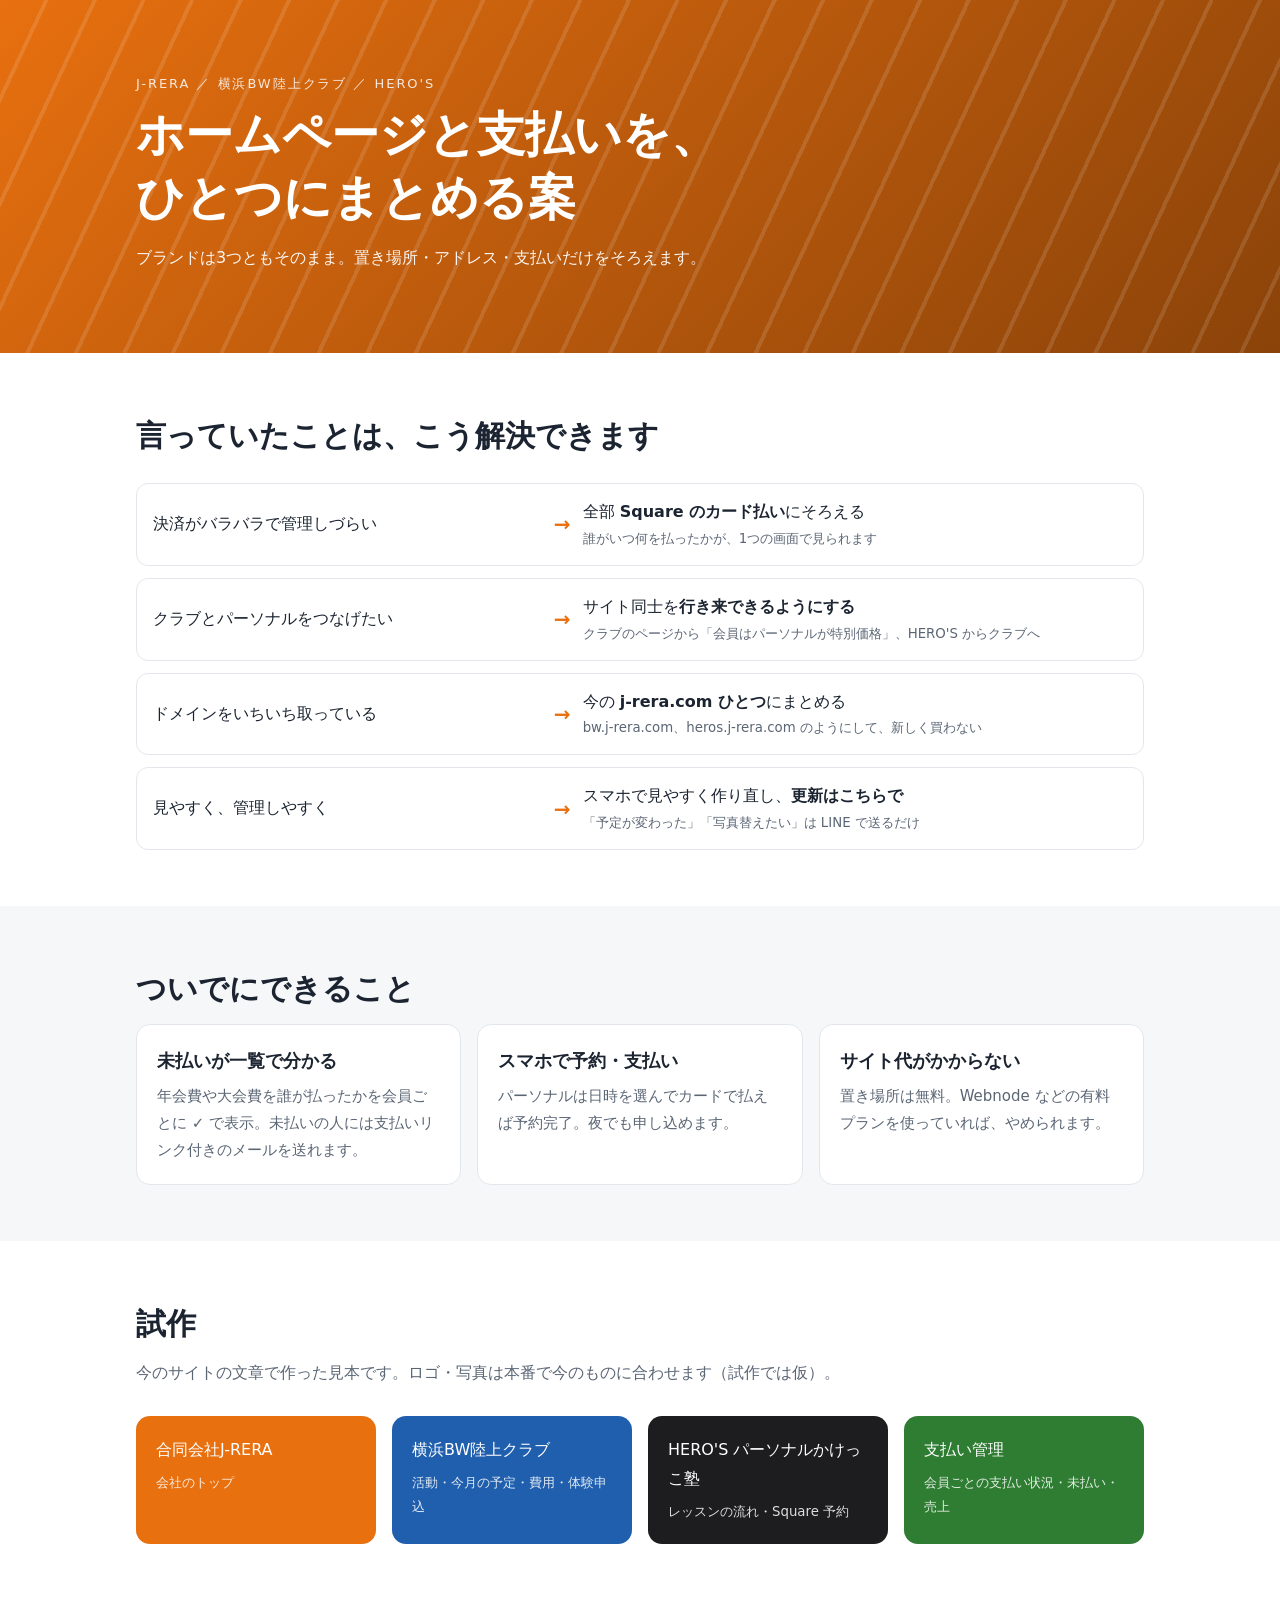
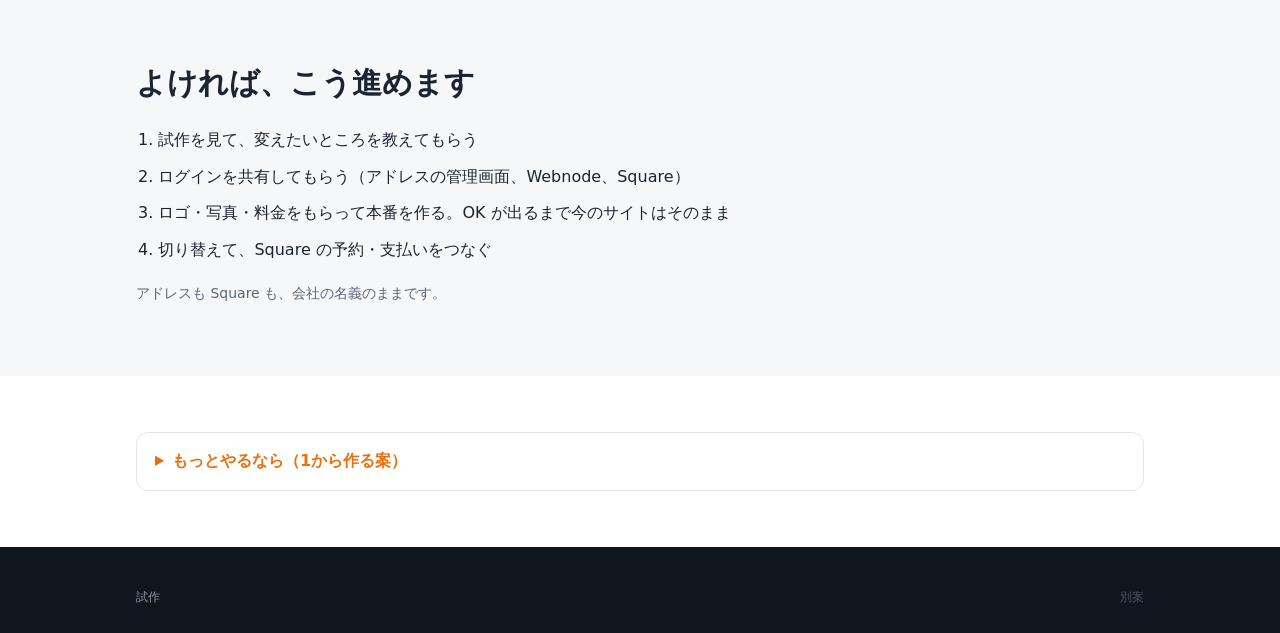
<file: proposal.html>
<!doctype html>
<html lang="ja">
<head>
<meta charset="utf-8">
<meta name="viewport" content="width=device-width, initial-scale=1">
<meta name="robots" content="noindex, nofollow">
<title>ホームページと支払いのまとめ</title>
<link rel="stylesheet" href="base.css?v=2">
<style>
  .ask { display: grid; gap: 12px; }
  .ask div { display: grid; grid-template-columns: 1fr auto 1.4fr; gap: 12px; align-items: center; background: #fff; border: 1px solid var(--line); border-radius: 12px; padding: 14px 16px; }
  .ask b { color: var(--main); font-size: 20px; }
  .ask small { display: block; color: var(--sub); }
  .preview { display: grid; gap: 16px; grid-template-columns: repeat(auto-fit, minmax(220px, 1fr)); }
  .preview a { display: block; text-decoration: none; color: #fff; border-radius: 14px; padding: 20px; min-height: 120px; }
  .preview small { display: block; opacity: .85; margin-top: 6px; }
  ol.steps { padding-left: 1.4em; } ol.steps li { margin-bottom: 8px; }
  @media (max-width: 600px) { .ask div { grid-template-columns: 1fr; gap: 4px; } .ask b { transform: rotate(90deg); width: fit-content; } }
</style>
</head>
<body class="jrera">

<div class="hero"><div class="wrap">
  <div class="eyebrow">J-RERA ／ 横浜BW陸上クラブ ／ HERO'S</div>
  <h1>ホームページと支払いを、<br>ひとつにまとめる案</h1>
  <p>ブランドは3つともそのまま。置き場所・アドレス・支払いだけをそろえます。</p>
</div></div>

<section><div class="wrap">
  <h2 style="margin-bottom:20px">言っていたことは、こう解決できます</h2>
  <div class="ask">
    <div><span>決済がバラバラで管理しづらい</span><b>→</b><span>全部 <strong>Square のカード払い</strong>にそろえる<small>誰がいつ何を払ったかが、1つの画面で見られます</small></span></div>
    <div><span>クラブとパーソナルをつなげたい</span><b>→</b><span>サイト同士を<strong>行き来できるようにする</strong><small>クラブのページから「会員はパーソナルが特別価格」、HERO'S からクラブへ</small></span></div>
    <div><span>ドメインをいちいち取っている</span><b>→</b><span>今の <strong>j-rera.com ひとつ</strong>にまとめる<small>bw.j-rera.com、heros.j-rera.com のようにして、新しく買わない</small></span></div>
    <div><span>見やすく、管理しやすく</span><b>→</b><span>スマホで見やすく作り直し、<strong>更新はこちらで</strong><small>「予定が変わった」「写真替えたい」は LINE で送るだけ</small></span></div>
  </div>
</div></section>

<section class="alt"><div class="wrap">
  <h2>ついでにできること</h2>
  <div class="grid">
    <div class="card"><h3>未払いが一覧で分かる</h3><p>年会費や大会費を誰が払ったかを会員ごとに ✓ で表示。未払いの人には支払いリンク付きのメールを送れます。</p></div>
    <div class="card"><h3>スマホで予約・支払い</h3><p>パーソナルは日時を選んでカードで払えば予約完了。夜でも申し込めます。</p></div>
    <div class="card"><h3>サイト代がかからない</h3><p>置き場所は無料。Webnode などの有料プランを使っていれば、やめられます。</p></div>
  </div>
</div></section>

<section id="preview"><div class="wrap">
  <h2>試作</h2>
  <p class="lead">今のサイトの文章で作った見本です。ロゴ・写真は本番で今のものに合わせます（試作では仮）。</p>
  <div class="preview">
    <a href="./" style="background:#e8700f">合同会社J-RERA<small>会社のトップ</small></a>
    <a href="bw/" style="background:#1f5fae">横浜BW陸上クラブ<small>活動・今月の予定・費用・体験申込</small></a>
    <a href="heros/" style="background:#1d1d1f">HERO'S パーソナルかけっこ塾<small>レッスンの流れ・Square 予約</small></a>
    <a href="admin/" style="background:#2e7d32">支払い管理<small>会員ごとの支払い状況・未払い・売上</small></a>
  </div>
</div></section>

<section class="alt"><div class="wrap">
  <h2>よければ、こう進めます</h2>
  <ol class="steps">
    <li>試作を見て、変えたいところを教えてもらう</li>
    <li>ログインを共有してもらう（アドレスの管理画面、Webnode、Square）</li>
    <li>ロゴ・写真・料金をもらって本番を作る。OK が出るまで今のサイトはそのまま</li>
    <li>切り替えて、Square の予約・支払いをつなぐ</li>
  </ol>
  <p style="color:var(--sub);font-size:14px">アドレスも Square も、会社の名義のままです。</p>
</div></section>

<section><div class="wrap">
  <details style="background:#fff;border:1px solid var(--line);border-radius:12px;padding:14px 18px">
    <summary style="cursor:pointer;font-weight:700">もっとやるなら（1から作る案）</summary>
    <p style="color:var(--sub);font-size:14px;margin:8px 0 12px">上の案は、今ある Square などをできるだけそのまま使う形です。こちらで仕組みから作れば、こんなこともできます。</p>
    <div class="grid">
      <div class="card"><h3>保護者用のマイページ</h3><p>ログインすると、自分の子の支払い状況・参加する日・予約がまとめて見られる。</p></div>
      <div class="card"><h3>活動日の出欠をとる</h3><p>「参加する」を押してもらい、人数を前もって把握。競技場の入場申込にもそのまま使える。</p></div>
      <div class="card"><h3>記録と動画を残す</h3><p>タイムの伸びをグラフに、レッスンで撮った動画をその子のページに。上達が目に見えて続けやすくなる。</p></div>
      <div class="card"><h3>LINE でお知らせ</h3><p>活動日の前日、予約の前日、支払いの期限を LINE で自動で知らせる。</p></div>
    </div>
  </details>
</div></section>

<footer class="family"><div class="wrap"><div class="copy">試作<a href="concept/" style="float:right;color:inherit;opacity:.45;text-decoration:none">別案</a></div></div></footer>
</body>
</html>
</file>
<file: base.css>
/* 3 サイト共通。色だけ body のクラスで変える */
:root {
  --ink: #1b2430;
  --sub: #5b6675;
  --line: #e3e7ec;
  --bg: #ffffff;
  --soft: #f5f7f9;
  --main: #1f6f8b;
  --accent: #7fc8c2;
  --on-main: #ffffff;
}
body.bw    { --main: #1f5fae; --accent: #8fb8e8; } /* 青 */
body.heros { --main: #1d1d1f; --accent: #9aa0a6; } /* 今のサイトの黒と白 */
body.jrera { --main: #e8700f; --accent: #f6b21a; } /* ロゴのオレンジと黄 */

* { box-sizing: border-box; }
html { scroll-behavior: smooth; }
body {
  margin: 0; color: var(--ink); background: var(--bg);
  font: 16px/1.8 "Hiragino Sans", "Noto Sans JP", system-ui, sans-serif;
}
img { max-width: 100%; }
a { color: var(--main); }
.wrap { max-width: 1040px; margin: 0 auto; padding: 0 16px; }

.mock-note {
  background: #222; color: #fff; font-size: 12px; text-align: center; padding: 4px 16px;
}
.mock-note a { color: #9fd; }

header.site {
  position: sticky; top: 0; z-index: 10; background: rgba(255,255,255,.95);
  border-bottom: 1px solid var(--line); backdrop-filter: blur(6px);
}
header.site .wrap { display: flex; align-items: center; gap: 16px; min-height: 60px; flex-wrap: wrap; }
.logo { font-weight: 800; font-size: 18px; color: var(--ink); text-decoration: none; letter-spacing: .02em; }
.logo:has(img) { display: grid; grid-template-columns: auto auto; column-gap: 10px; align-items: center; }
.logo img { grid-row: span 2; height: 40px; width: auto; }
.logo small { display: block; font-size: 11px; font-weight: 500; color: var(--sub); line-height: 1.2; }
nav.menu { margin-left: auto; display: flex; gap: 4px 18px; flex-wrap: wrap; font-size: 14px; }
nav.menu a { color: var(--ink); text-decoration: none; }
nav.menu a:hover { color: var(--main); }

.hero {
  background: linear-gradient(135deg, var(--main), color-mix(in srgb, var(--main) 60%, #000));
  color: var(--on-main); padding: 72px 0 64px; position: relative; overflow: hidden;
}
.hero::after { /* 走るイメージの斜線 */
  content: ""; position: absolute; inset: 0; opacity: .12;
  background: repeating-linear-gradient(115deg, transparent 0 40px, #fff 40px 44px);
}
.hero .wrap { position: relative; z-index: 1; }
.hero .eyebrow { font-size: 13px; letter-spacing: .15em; opacity: .85; }
.hero h1 { font-size: clamp(26px, 6vw, 48px); line-height: 1.3; margin: 8px 0 16px; word-break: auto-phrase; }
.hero p { max-width: 36em; opacity: .95; }

.btn {
  display: inline-block; padding: 12px 24px; border-radius: 999px; font-weight: 700;
  text-decoration: none; background: var(--main); color: #fff; border: 0; cursor: pointer; font-size: 15px;
}
.hero .btn { background: #fff; color: var(--ink); }
.hero .btn.ghost { background: transparent; color: #fff; }
.btn.ghost { background: transparent; color: inherit; border: 2px solid currentColor; }
.btns { display: flex; gap: 12px; flex-wrap: wrap; margin-top: 24px; }

section { padding: 56px 0; }
section.alt { background: var(--soft); }
h2 { font-size: clamp(22px, 4vw, 30px); margin: 0 0 8px; }
h2 + .lead { color: var(--sub); margin-top: 0; margin-bottom: 28px; }
h3 { margin: 0 0 6px; font-size: 18px; }

.grid { display: grid; gap: 16px; grid-template-columns: repeat(auto-fit, minmax(220px, 1fr)); }
.card { background: #fff; border: 1px solid var(--line); border-radius: 14px; padding: 20px; }
.card .tag { display: inline-block; font-size: 12px; font-weight: 700; color: var(--main); margin-bottom: 4px; }
.card p { margin: 0; color: var(--sub); font-size: 15px; }

table.price { width: 100%; border-collapse: collapse; background: #fff; border-radius: 12px; overflow: hidden; }
table.price th, table.price td { padding: 12px 14px; border-bottom: 1px solid var(--line); text-align: left; vertical-align: top; }
table.price td:last-child { text-align: right; white-space: nowrap; font-weight: 700; }
table.price small { color: var(--sub); font-weight: 400; }

.schedule { list-style: none; padding: 0; margin: 0; display: grid; gap: 10px; }
.schedule li { display: flex; gap: 14px; align-items: center; background: #fff; border: 1px solid var(--line); border-radius: 12px; padding: 12px 16px; }
.schedule .date { font-weight: 800; color: var(--main); min-width: 5.5em; }
.schedule .place { color: var(--sub); font-size: 14px; }

.callout {
  border-left: 5px solid var(--accent); background: #fff; padding: 16px 20px; border-radius: 0 12px 12px 0; margin-top: 24px;
}

.profile { display: grid; gap: 24px; grid-template-columns: 160px 1fr; align-items: start; }
.avatar { width: 160px; aspect-ratio: 1; border-radius: 50%; background: var(--soft); border: 1px dashed var(--line);
  display: grid; place-items: center; color: var(--sub); font-size: 13px; }
img.avatar { height: auto; border: 0; object-fit: cover; }
.profile ul { padding-left: 1.2em; margin: 8px 0; }
@media (max-width: 600px) { .profile { grid-template-columns: 1fr; } }

form.contact { display: grid; gap: 12px; max-width: 560px; }
form.contact label { font-size: 14px; font-weight: 700; }
form.contact input, form.contact select, form.contact textarea {
  width: 100%; font: inherit; padding: 10px 12px; border: 1px solid var(--line); border-radius: 10px; background: #fff;
}

/* 共通フッター: 3 ブランドを行き来できる */
footer.family { background: #10161e; color: #cfd6de; padding: 40px 0 24px; font-size: 14px; }
footer.family .brands { display: grid; gap: 12px; grid-template-columns: repeat(auto-fit, minmax(200px, 1fr)); margin-bottom: 24px; }
footer.family .brands a { color: #fff; text-decoration: none; border: 1px solid #2a3542; border-radius: 12px; padding: 14px 16px; display: block; }
footer.family .brands a:hover { border-color: #fff; }
footer.family .brands small { display: block; color: #8b97a5; }
footer.family .copy { color: #8b97a5; font-size: 12px; }
table.price.info td { white-space: normal; text-align: left; font-weight: 500; }
table.price th a { font-weight: 700; }

ul.plain { margin: 4px 0 0; padding-left: 1.2em; color: var(--sub); font-size: 15px; }
.prose { max-width: 40em; }
h4 { margin: 16px 0 4px; font-size: 15px; }

/* 「全文を読む」などの折りたたみ */
details summary { cursor: pointer; color: var(--main); font-weight: 700; }
details[open] summary { margin-bottom: 8px; }
.faq { display: grid; gap: 10px; max-width: 760px; }
.faq details { background: #fff; border: 1px solid var(--line); border-radius: 12px; padding: 14px 18px; }
.faq summary { color: var(--ink); }
.faq p { margin: 0; color: var(--sub); }

.video { aspect-ratio: 16 / 9; border-radius: 12px; overflow: hidden; background: #000; }
.video iframe { width: 100%; height: 100%; border: 0; display: block; }
.caption { margin: 8px 0 0; font-size: 14px; color: var(--sub); }
.split { display: grid; gap: 32px; grid-template-columns: 1fr 1.3fr; align-items: center; }
.split .btns { margin-top: 0; }
.movie { margin: 0; }
@media (max-width: 760px) { .split { grid-template-columns: 1fr; gap: 20px; } }

footer.family .sns { display: flex; gap: 16px; margin-bottom: 12px; }
footer.family .sns a { color: #cfd6de; }
.calendar { display: block; width: 100%; height: auto; margin-top: 16px; border: 1px solid var(--line); border-radius: 12px; }
</file>
<file: concept/concept.css>
:root {
  --track: #1f3fae;       /* 青いトラック */
  --track-deep: #13287a;
  --wind: #f07a16;        /* J-RERA のオレンジ＝風 */
  --sky: #eef3f9;
  --paper: #ffffff;
  --ink: #14213d;
  --sub: #55627a;
  --line: #d5dde8;
  --bw: #c0633a;
  --heros: #1d1d1f;
  --jp: "Zen Kaku Gothic New", "Hiragino Sans", system-ui, sans-serif;
  --num: "Barlow Condensed", "Zen Kaku Gothic New", sans-serif;
  --gutter: clamp(16px, 5vw, 64px);
}
* { box-sizing: border-box; }
html { scroll-behavior: smooth; scroll-padding-top: 72px; }
body { margin: 0; background: var(--sky); color: var(--ink); font: 400 16px/1.9 var(--jp); -webkit-font-smoothing: antialiased; }
a { color: inherit; }
button, input, select, textarea { font: inherit; color: inherit; }
:focus-visible { outline: 3px solid var(--wind); outline-offset: 3px; border-radius: 4px; }
.wrap { max-width: 1160px; margin: 0 auto; padding: 0 var(--gutter); }
.num { font-family: var(--num); font-feature-settings: "tnum"; }

.mock { background: var(--ink); color: #c9d3e3; font-size: 12px; text-align: center; padding: 4px 16px; }
.mock a { color: #fff; }

/* ヘッダー */
.top { position: sticky; top: 0; z-index: 20; background: rgba(238,243,249,.92); backdrop-filter: blur(10px); border-bottom: 1px solid var(--line); }
.top .wrap { display: flex; align-items: center; gap: 24px; height: 64px; }
.brand { display: flex; align-items: baseline; gap: 10px; text-decoration: none; }
.brand b { font: italic 800 26px/1 var(--num); letter-spacing: .01em; }
.brand b span { color: var(--wind); }
.brand small { font-size: 12px; color: var(--sub); }
.top nav { margin-left: auto; display: flex; gap: 22px; font-size: 14px; font-weight: 500; }
.top nav a { text-decoration: none; }
.top nav a:hover { color: var(--track); }
.cta { display: inline-flex; align-items: center; justify-content: center; gap: 8px; min-height: 48px; padding: 0 24px;
  border-radius: 999px; border: 0; background: var(--wind); color: var(--ink); font-weight: 700; text-decoration: none; cursor: pointer; white-space: nowrap; }
.cta:hover { background: #ff8a2a; }
.cta.line { background: transparent; color: #fff; box-shadow: inset 0 0 0 2px rgba(255,255,255,.7); }
.cta.line:hover { background: rgba(255,255,255,.1); }
.cta.dark { background: var(--ink); color: #fff; }
.cta.dark:hover { background: var(--track); }
.top .cta { min-height: 40px; padding: 0 18px; font-size: 14px; }
@media (max-width: 860px) { .top nav { display: none; } .top .cta { margin-left: auto; } .brand small { display: none; } }

/* ヒーロー：真上から見たトラック */
.hero { position: relative; overflow: hidden; background: var(--track); color: #fff; min-height: min(760px, calc(100svh - 90px)); display: flex; align-items: center; }
.hero .lanes { position: absolute; inset: 0; pointer-events: none;
  background: repeating-linear-gradient(to bottom, transparent 0 calc(25% - 2px), rgba(255,255,255,.55) calc(25% - 2px) 25%); }
.hero .lanes i { position: absolute; left: var(--gutter); font: italic 800 clamp(20px, 3vw, 30px)/1 var(--num); color: rgba(255,255,255,.35); transform: translateY(-50%); }
.hero .start { position: absolute; top: 0; bottom: 0; left: calc(var(--gutter) + 48px); width: 3px; background: rgba(255,255,255,.55); }
.hero .gust { position: absolute; left: -40%; top: 62.5%; height: 4px; width: 40%; background: linear-gradient(90deg, transparent, var(--wind)); border-radius: 4px;
  animation: gust 1.6s .5s cubic-bezier(.3,.1,.2,1) forwards; }
@keyframes gust { to { left: 110%; } }
.hero .wrap { position: relative; width: 100%; padding-top: 56px; padding-bottom: 64px; }
.hero .inner { margin-left: clamp(48px, 7vw, 96px); }
.hero h1 { margin: 0; font-weight: 900; font-size: clamp(40px, 10vw, 132px); white-space: nowrap; line-height: 1.02; letter-spacing: -.03em;
  transform: skewX(-8deg); transform-origin: left bottom; text-shadow: 0 2px 30px rgba(10,20,70,.25); }
.hero h1 .line2 { display: block; padding-left: .9em; }
.hero p { max-width: 30em; margin: 28px 0 0; font-size: clamp(15px, 1.8vw, 18px); color: #dfe7ff; }
.hero .actions { display: flex; flex-wrap: wrap; gap: 12px; margin-top: 32px; }
@media (max-width: 600px) { .hero .inner { margin-left: 40px; } .hero .start { left: calc(var(--gutter) + 30px); } .hero h1 .line2 { padding-left: .5em; } .hero h1 { font-size: 12.5vw; } }

section { padding: clamp(64px, 10vw, 120px) 0; }
h2 { margin: 0; font-weight: 900; font-size: clamp(30px, 5vw, 52px); line-height: 1.25; letter-spacing: -.01em; }
.intro { max-width: 34em; margin: 16px 0 0; color: var(--sub); }

/* レーン */
.lanes-sec { background: var(--paper); }
.lane-list { margin-top: 48px; border-top: 2px solid var(--ink); }
.lane { display: grid; grid-template-columns: 96px 1fr auto; gap: 8px 32px; align-items: center; padding: 32px 0; border-bottom: 2px solid var(--ink); }
.lane .no { font: italic 800 88px/.9 var(--num); color: var(--c); }
.lane h3 { margin: 0; font-size: clamp(22px, 3vw, 30px); font-weight: 900; line-height: 1.3; }
.lane .kind { display: block; font-size: 13px; font-weight: 700; color: var(--c); }
.lane p { margin: 6px 0 0; color: var(--sub); max-width: 40em; }
.lane .facts { display: flex; flex-wrap: wrap; gap: 6px 20px; margin-top: 10px; font-size: 14px; font-weight: 500; }
.lane .facts b { font-family: var(--num); font-size: 20px; font-weight: 700; }
.lane .go { justify-self: end; }
.lane .go .cta { background: var(--c); color: #fff; }
.lane .go .cta:hover { filter: brightness(1.15); }
@media (max-width: 760px) { .lane { grid-template-columns: 56px 1fr; } .lane .no { font-size: 56px; align-self: start; } .lane .go { grid-column: 2; justify-self: start; } }

/* 合うレーンを探す */
.finder { background: var(--sky); }
.finder .board { margin-top: 40px; display: grid; gap: 28px; grid-template-columns: 1fr 380px; align-items: start; }
.q { border: 0; padding: 0; margin: 0 0 24px; }
.q legend { font-weight: 700; margin-bottom: 10px; }
.chips { display: flex; flex-wrap: wrap; gap: 8px; }
.chips input { position: absolute; opacity: 0; pointer-events: none; }
.chips label { padding: 10px 18px; border-radius: 999px; background: var(--paper); border: 1.5px solid var(--line); cursor: pointer; font-size: 15px; font-weight: 500; transition: background .15s, border-color .15s; }
.chips label:hover { border-color: var(--track); }
.chips input:checked + label { background: var(--ink); border-color: var(--ink); color: #fff; }
.chips input:focus-visible + label { outline: 3px solid var(--wind); outline-offset: 2px; }
.result { position: sticky; top: 88px; background: var(--paper); border-radius: 20px; padding: 28px; border: 1.5px solid var(--line); min-height: 260px; }
.result .hint { color: var(--sub); }
.result .pick { display: flex; align-items: baseline; gap: 12px; }
.result .pick .no { font: italic 800 64px/1 var(--num); color: var(--c); }
.result h3 { margin: 0; font-size: 22px; font-weight: 900; line-height: 1.35; }
.result p { color: var(--sub); margin: 12px 0 20px; }
.result .also { font-size: 14px; color: var(--sub); margin-top: 16px; }
@media (max-width: 900px) { .finder .board { grid-template-columns: 1fr; } .result { position: static; } }

/* メソッド：ももの角度 */
.method { background: var(--track-deep); color: #fff; }
.method .intro { color: #bfcbef; }
.method .cols { display: grid; grid-template-columns: 1fr 1.1fr; gap: clamp(32px, 6vw, 80px); align-items: center; }
.method blockquote { margin: 32px 0 0; padding: 0; font-size: 17px; color: #dfe7ff; max-width: 30em; }
.method .facts { display: flex; gap: 32px; margin-top: 36px; flex-wrap: wrap; }
.method .facts div { font-size: 14px; color: #bfcbef; }
.method .facts b { display: block; font: 700 44px/1.1 var(--num); color: #fff; }
.lab { background: var(--track); border-radius: 24px; padding: 24px; position: relative; overflow: hidden; }
.lab svg { width: 100%; height: auto; display: block; }
.lab .verdict { margin: 8px 0 12px; }
.lab .verdict b { display: block; font-size: 24px; font-weight: 900; line-height: 1.4; }
.lab .verdict span { font-size: 14px; color: #dfe7ff; }
.lab input[type=range] { width: 100%; accent-color: var(--wind); height: 32px; }
.lab .scale { display: flex; justify-content: space-between; font-size: 12px; color: #bfcbef; }
.lab .note { font-size: 12px; color: #bfcbef; margin: 12px 0 0; }
@media (max-width: 860px) { .method .cols { grid-template-columns: 1fr; } }

/* コーチ */
.coach { background: var(--paper); }
.coach .cols { display: grid; grid-template-columns: 1fr 1.2fr; gap: clamp(32px, 6vw, 80px); align-items: start; margin-top: 48px; }
.coach .name { font-size: clamp(28px, 4vw, 40px); font-weight: 900; line-height: 1.3; margin: 0; }
.coach .role { color: var(--sub); margin: 4px 0 20px; }
.coach .photo { aspect-ratio: 4 / 5; border-radius: 20px; background: repeating-linear-gradient(to bottom, var(--sky) 0 23%, var(--line) 23% 24%); display: grid; place-items: center; color: var(--sub); font-size: 14px; margin-bottom: 24px; }
.coach ul.creds { list-style: none; padding: 0; margin: 0; display: flex; flex-wrap: wrap; gap: 8px; }
.coach ul.creds li { font-size: 13px; background: var(--sky); padding: 4px 12px; border-radius: 999px; }
table.results { width: 100%; border-collapse: collapse; }
table.results caption { text-align: left; font-weight: 700; padding-bottom: 12px; }
table.results td { padding: 12px 0; border-bottom: 1px solid var(--line); vertical-align: baseline; }
table.results td.y { font: 500 20px/1 var(--num); color: var(--sub); width: 4.2em; }
table.results td.r { text-align: right; font-weight: 700; white-space: nowrap; }
table.results tr.gold td.r { color: var(--wind); }

/* 予定と料金 */
.plan { background: var(--sky); }
.plan .cols { display: grid; grid-template-columns: 1fr 1fr; gap: 32px; margin-top: 48px; align-items: start; }
.panel { background: var(--paper); border-radius: 20px; padding: clamp(20px, 3vw, 32px); }
.panel h3 { margin: 0 0 4px; font-size: 20px; font-weight: 900; }
.panel .sub { margin: 0 0 16px; color: var(--sub); font-size: 14px; }
.days { list-style: none; margin: 0; padding: 0; }
.days li { display: grid; grid-template-columns: 76px 1fr auto; gap: 12px; align-items: center; padding: 14px 0; border-top: 1px solid var(--line); }
.days .d { font: 700 30px/1 var(--num); }
.days .d small { display: block; font: 500 12px/1.4 var(--jp); color: var(--sub); }
.days .w { font-size: 15px; font-weight: 700; }
.days .w small { display: block; font-weight: 400; color: var(--sub); font-size: 13px; }
.join { min-height: 40px; padding: 0 16px; border-radius: 999px; border: 1.5px solid var(--ink); background: transparent; font-size: 13px; font-weight: 700; cursor: pointer; }
.join[aria-pressed="true"] { background: var(--ink); color: #fff; }
.tabs { display: inline-flex; background: var(--sky); border-radius: 999px; padding: 4px; margin-bottom: 16px; }
.tabs button { border: 0; background: transparent; padding: 8px 18px; border-radius: 999px; font-size: 14px; font-weight: 700; cursor: pointer; color: var(--sub); }
.tabs button[aria-selected="true"] { background: var(--paper); color: var(--ink); box-shadow: 0 1px 3px rgba(20,33,61,.15); }
dl.price { margin: 0; }
dl.price div { display: flex; justify-content: space-between; gap: 16px; padding: 12px 0; border-top: 1px solid var(--line); }
dl.price dt small { display: block; color: var(--sub); font-size: 13px; }
dl.price dd { margin: 0; font: 700 22px/1.3 var(--num); white-space: nowrap; }
dl.price dd small { font: 500 13px var(--jp); }
.perk { margin-top: 16px; padding: 14px 16px; border-radius: 14px; background: #fff4ea; font-size: 14px; }
@media (max-width: 860px) { .plan .cols { grid-template-columns: 1fr; } }

/* はじめる */
.start-sec { background: var(--paper); }
.steps { list-style: none; padding: 0; margin: 48px 0 0; display: grid; grid-template-columns: repeat(3, 1fr); gap: 0; counter-reset: s; border-top: 2px solid var(--ink); }
.steps li { padding: 24px 24px 24px 0; counter-increment: s; }
.steps li::before { content: counter(s); display: block; font: italic 800 48px/1 var(--num); color: var(--wind); margin-bottom: 8px; }
.steps b { display: block; font-size: 18px; }
.steps span { color: var(--sub); font-size: 15px; }
.doors { display: grid; grid-template-columns: 1fr 1fr; gap: 24px; margin-top: 40px; }
.door { border-radius: 20px; padding: 28px; color: #fff; background: var(--c); display: flex; flex-direction: column; gap: 12px; }
.door h3 { margin: 0; font-size: 22px; font-weight: 900; }
.door p { margin: 0; opacity: .9; }
.door .cta { align-self: flex-start; margin-top: auto; background: #fff; color: var(--ink); }
.door form { display: grid; gap: 10px; }
.door label { font-size: 13px; font-weight: 700; }
.door input, .door select { width: 100%; min-height: 44px; padding: 8px 12px; border-radius: 10px; border: 0; color: var(--ink); background: #fff; margin-top: 4px; }
.done { display: none; background: rgba(255,255,255,.15); border-radius: 12px; padding: 12px 14px; }
@media (max-width: 760px) { .steps { grid-template-columns: 1fr; } .steps li { padding: 20px 0; border-bottom: 1px solid var(--line); } .doors { grid-template-columns: 1fr; } }

/* 風 */
.wind { background: var(--ink); color: #fff; position: relative; overflow: hidden; }
.wind .big { font-weight: 900; font-size: clamp(34px, 6vw, 72px); line-height: 1.25; margin: 0; letter-spacing: -.02em; }
.wind .big .word { font: italic 800 1.15em/1 var(--num); color: var(--wind); letter-spacing: .02em; }
.wind p { max-width: 36em; color: #c9d3e3; margin: 28px 0 0; }
.wind .values { display: grid; grid-template-columns: repeat(4, 1fr); gap: 24px; margin-top: 56px; padding-top: 24px; border-top: 1px solid rgba(255,255,255,.2); }
.wind .values b { display: block; font: 700 24px/1.2 var(--num); }
.wind .values span { font-size: 14px; color: #c9d3e3; }
@media (max-width: 760px) { .wind .values { grid-template-columns: 1fr 1fr; } }

footer { background: var(--ink); color: #9aa8bf; font-size: 13px; padding: 0 0 40px; }
footer .wrap { display: flex; flex-wrap: wrap; gap: 12px 28px; align-items: center; border-top: 1px solid rgba(255,255,255,.12); padding-top: 24px; }
footer a { text-decoration: none; color: #dbe3f0; }
footer .copy { margin-left: auto; }

@media (prefers-reduced-motion: reduce) { html { scroll-behavior: auto; } .hero .gust { animation: none; display: none; } * { transition: none !important; } }

/* ── 個別サイト（bw/・heros/）で使う部品 ── */
.brand .jp { font: 900 18px/1.2 var(--jp); letter-spacing: .01em; }
.brand .jp span { color: var(--c, var(--wind)); }
.hero .kicker { display: inline-block; font-weight: 700; font-size: 15px; background: rgba(255,255,255,.14); padding: 4px 14px; border-radius: 999px; margin-bottom: 24px; }
/* HERO'S：ひとりのためのレーンが 1 本だけ */
.hero.solo { background: var(--heros); }
.hero.solo .lanes { background:
  linear-gradient(to bottom, transparent calc(14% - 1.5px), rgba(255,255,255,.6) calc(14% - 1.5px) calc(14% + 1.5px), transparent calc(14% + 1.5px),
    transparent calc(86% - 1.5px), rgba(255,255,255,.6) calc(86% - 1.5px) calc(86% + 1.5px), transparent calc(86% + 1.5px)); }
.hero.solo .start { top: 14%; bottom: 14%; }
.hero.solo .gust { top: 50%; }
.venues { display: grid; grid-template-columns: repeat(3, 1fr); gap: 0; margin-top: 40px; border-top: 2px solid var(--ink); }
.venues div { padding: 20px 20px 20px 0; }
.venues b { display: block; font-size: 18px; }
.venues span { color: var(--sub); font-size: 14px; }
@media (max-width: 760px) { .venues { grid-template-columns: 1fr; } .venues div { border-bottom: 1px solid var(--line); padding: 16px 0; } }
.cross { display: grid; grid-template-columns: auto 1fr auto; gap: 16px 28px; align-items: center; background: var(--paper); border-radius: 20px; padding: 24px 28px; margin-top: 40px; }
.cross .no { font: italic 800 64px/1 var(--num); color: var(--c); }
.cross h3 { margin: 0; font-size: 20px; font-weight: 900; }
.cross p { margin: 4px 0 0; color: var(--sub); }
.cross .cta { background: var(--c); color: #fff; }
@media (max-width: 760px) { .cross { grid-template-columns: auto 1fr; } .cross .cta { grid-column: 1 / -1; justify-self: start; } }
.wants { display: grid; grid-template-columns: repeat(3, 1fr); gap: 0; margin-top: 40px; border-top: 2px solid var(--ink); }
.wants div { padding: 24px 24px 24px 0; }
.wants b { display: block; font-size: 20px; font-weight: 900; line-height: 1.4; }
.wants span { color: var(--sub); }
@media (max-width: 760px) { .wants { grid-template-columns: 1fr; } .wants div { padding: 18px 0; border-bottom: 1px solid var(--line); } }
.video { aspect-ratio: 16 / 9; border-radius: 20px; margin-top: 40px; background: var(--heros); color: #aab; display: grid; place-items: center; font-size: 14px; }
.hero.solo h1 { text-shadow: none; }

/* ── J-RERA のトップはオレンジ（ロゴの色） ── */
body.orange { --track: #e8700f; --track-deep: #9a3f0a; --sky: #fff3e8; --line: #f0d8c3; --sub: #6b5646; }
body.orange .top { background: rgba(255,243,232,.92); }
body.orange .hero { color: var(--ink); }
body.orange .hero h1 { text-shadow: none; }
body.orange .hero p { color: var(--ink); }
body.orange .hero .lanes i { color: rgba(255,255,255,.7); }
body.orange .hero .start { background: rgba(255,255,255,.8); }
body.orange .hero .gust { background: linear-gradient(90deg, transparent, #fff); }
body.orange .hero .cta { background: var(--ink); color: #fff; }
body.orange .hero .cta:hover { background: #24345c; }
body.orange .hero .cta.line { background: transparent; color: var(--ink); box-shadow: inset 0 0 0 2px var(--ink); }
body.orange .hero .cta.line:hover { background: rgba(20,33,61,.08); }
body.orange .method .intro, body.orange .method .facts div, body.orange .lab .scale, body.orange .lab .note { color: #ffd9bd; }
body.orange .method blockquote, body.orange .lab .verdict span { color: #fff1e4; }
body.orange .lab { background: #7a3108; }
body.orange .chips label:hover { border-color: var(--wind); }
</file>
